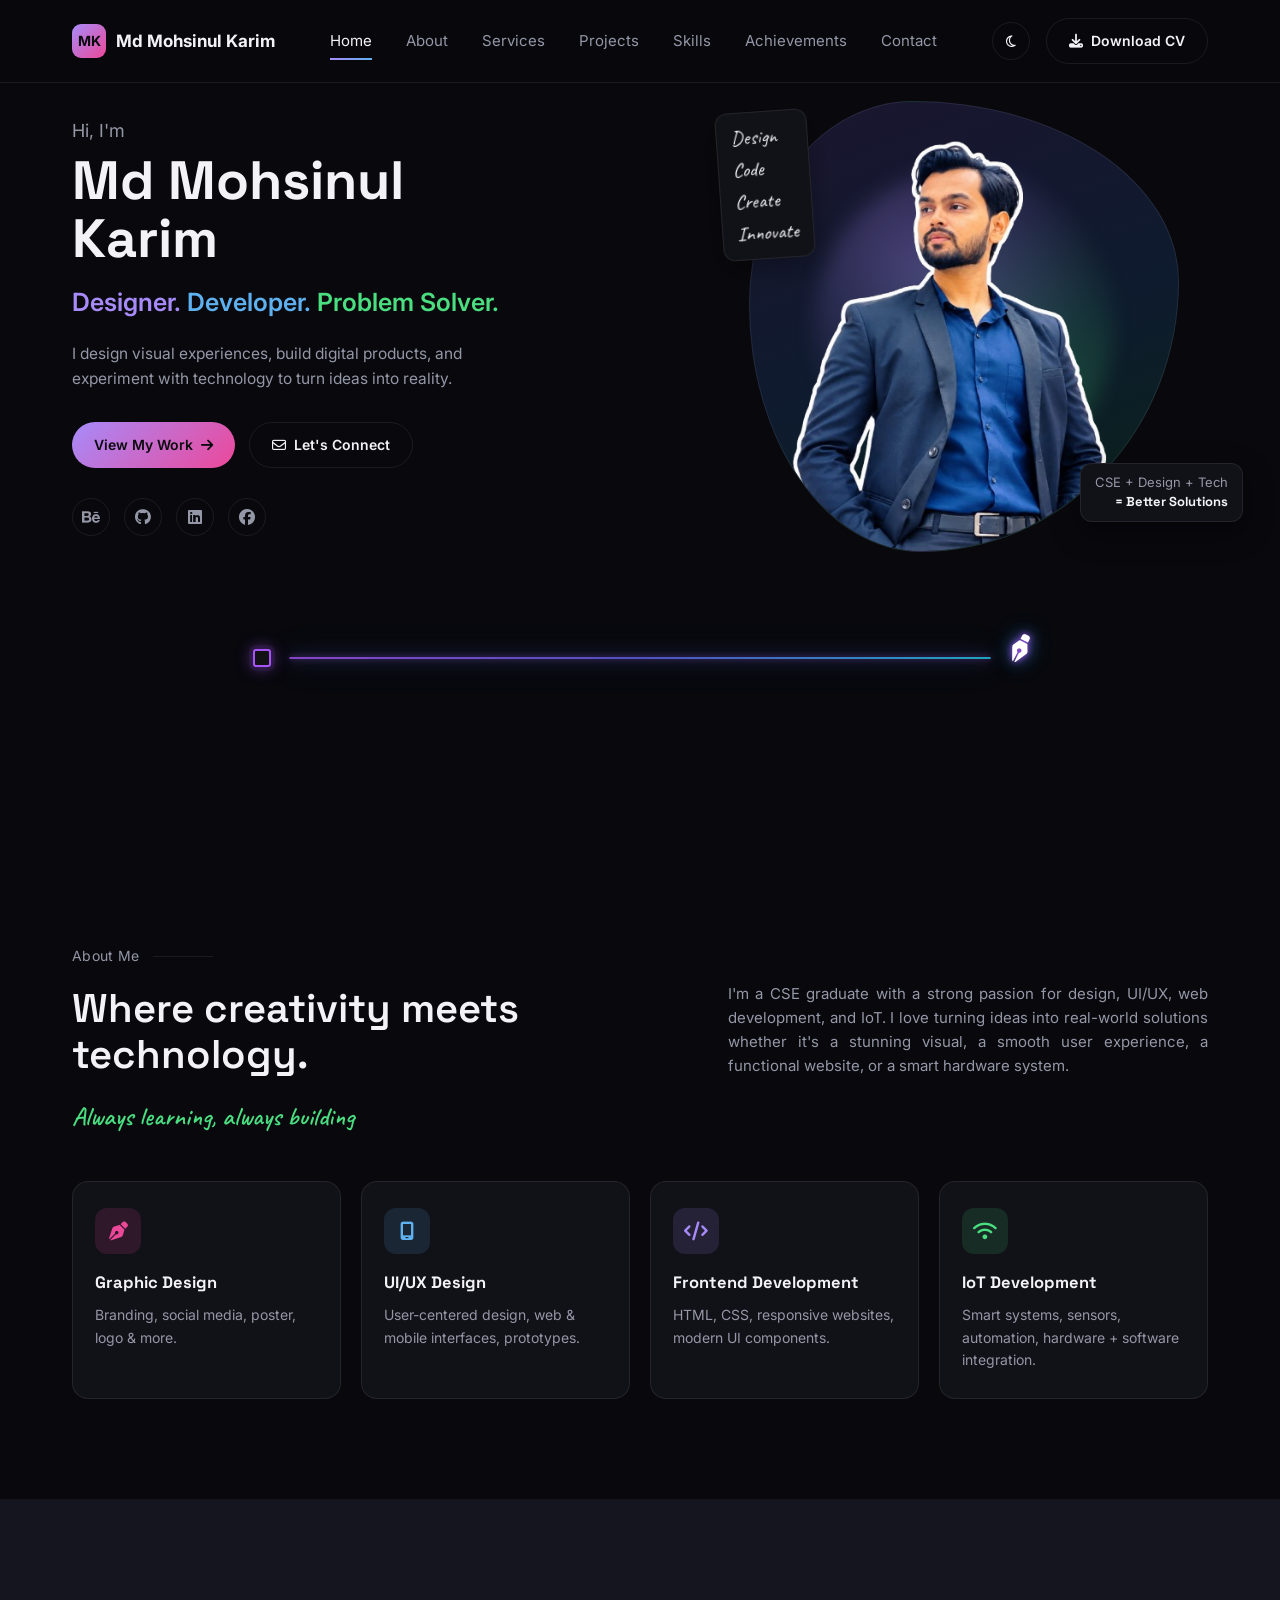
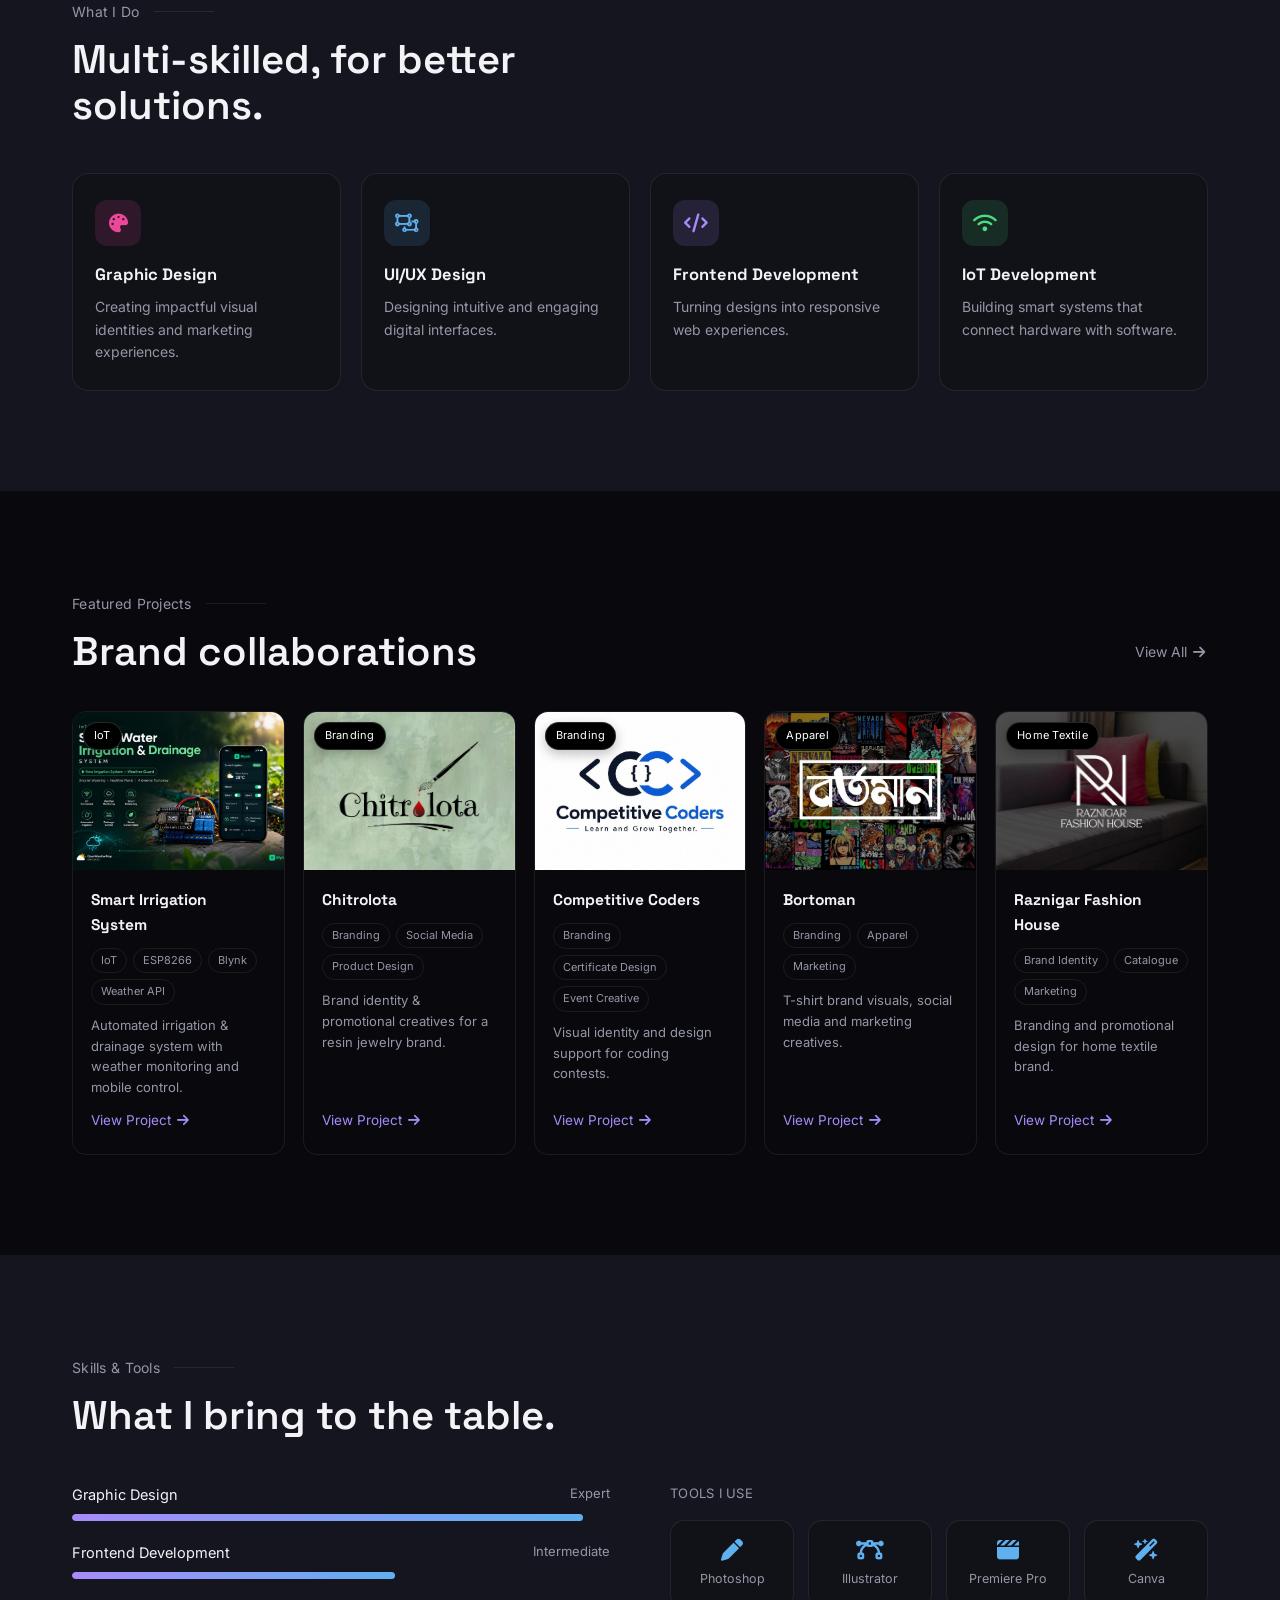
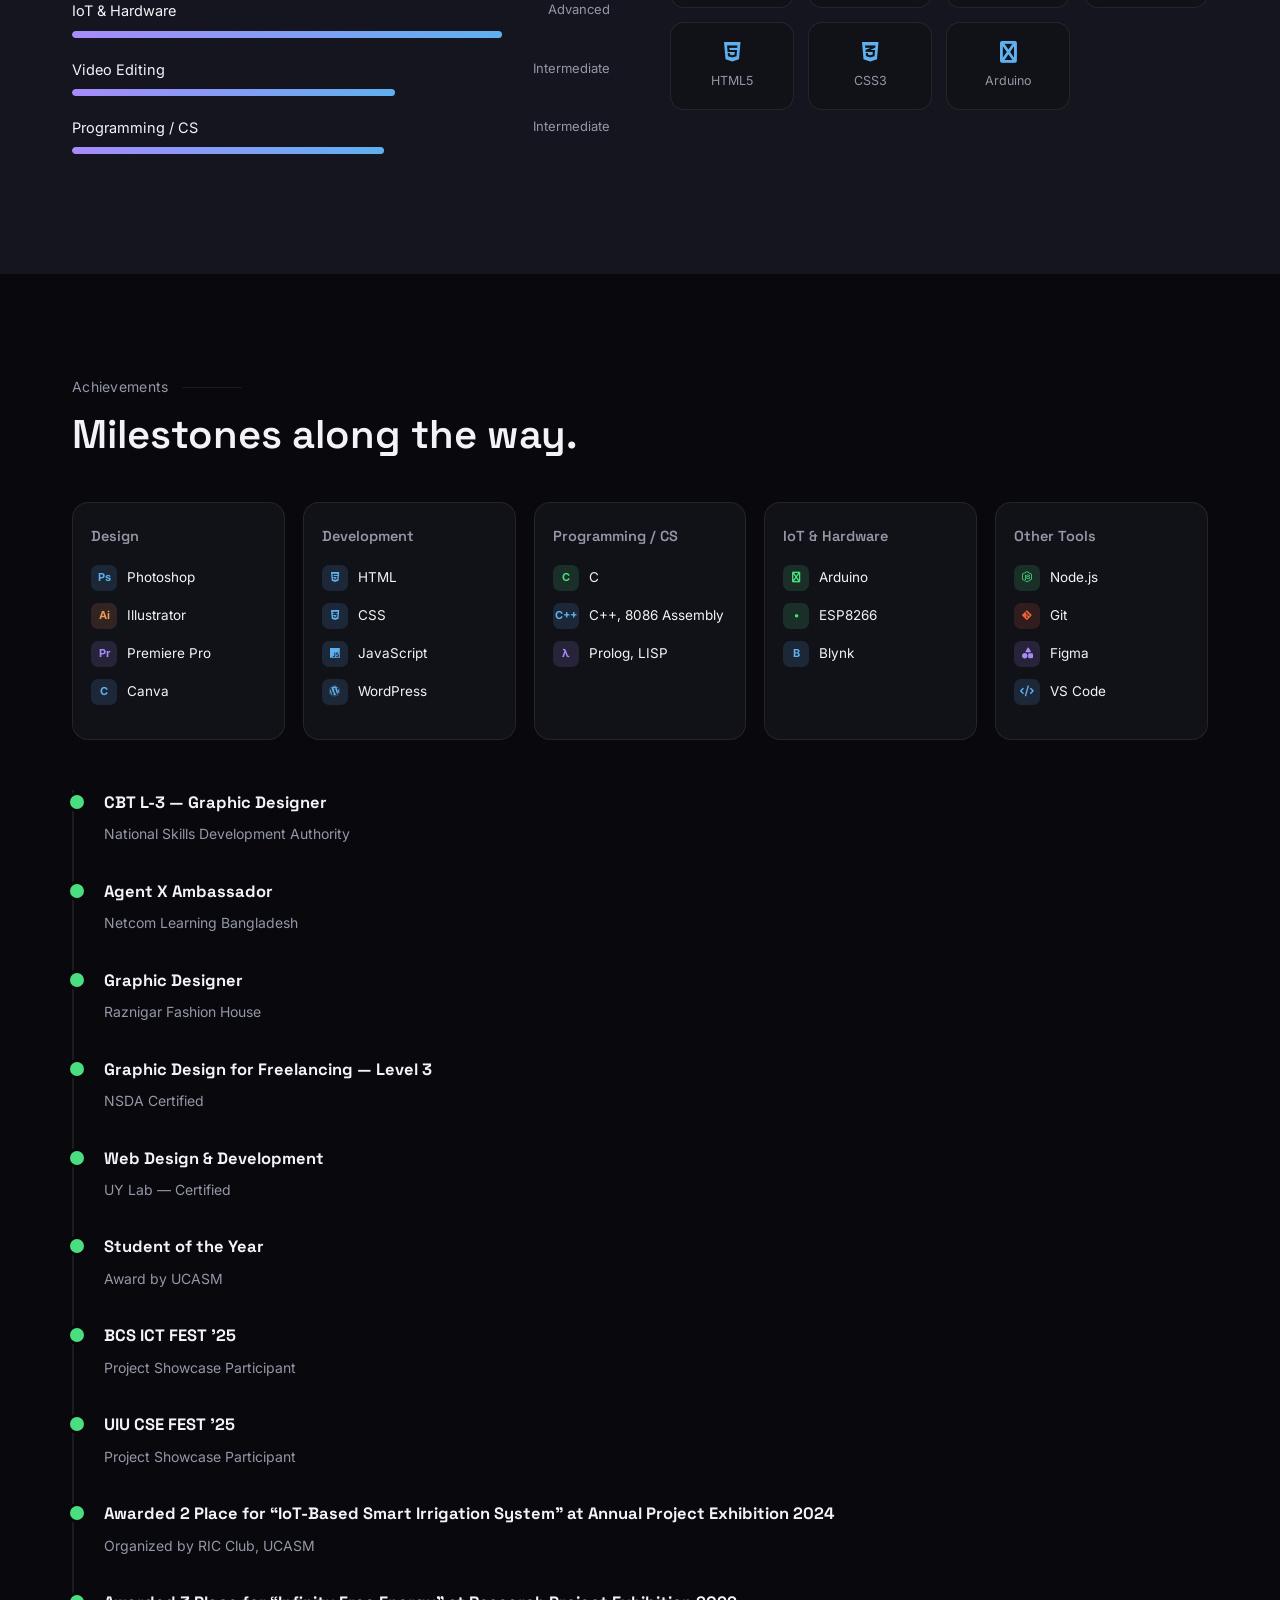
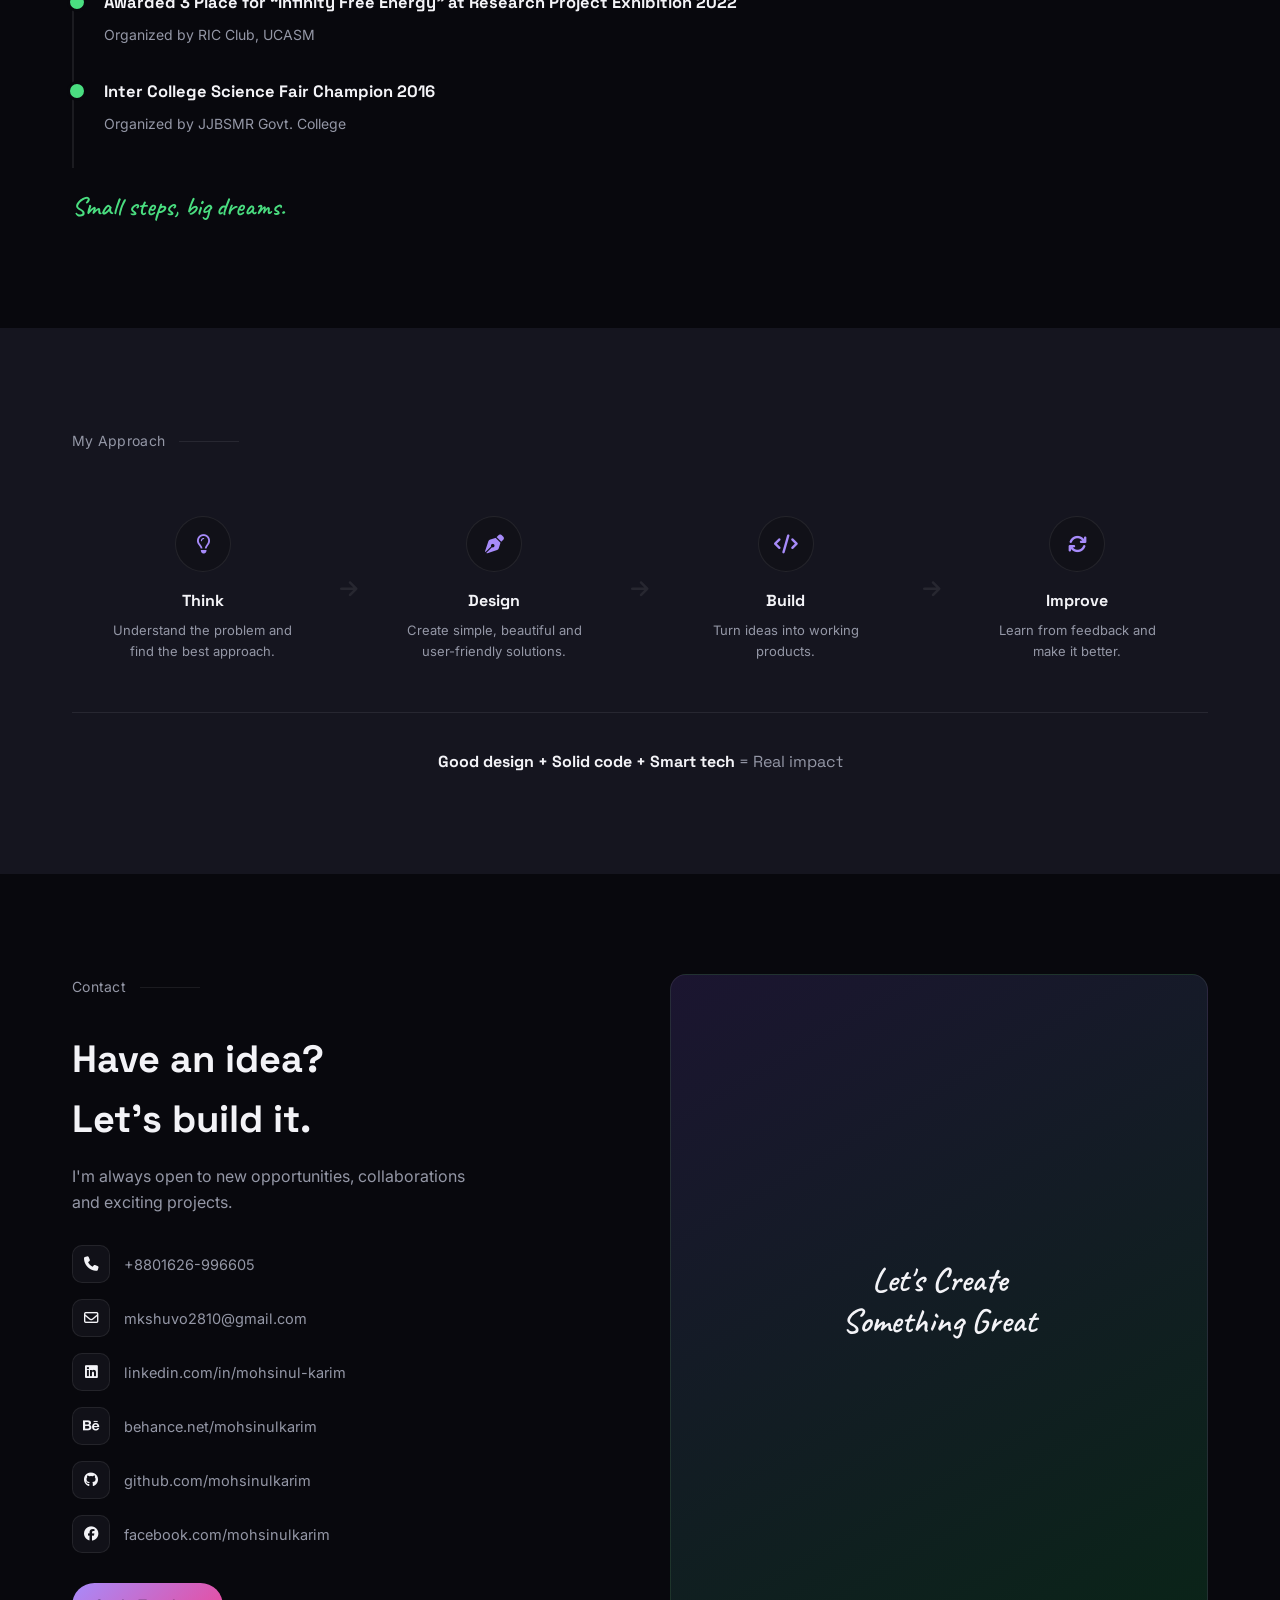
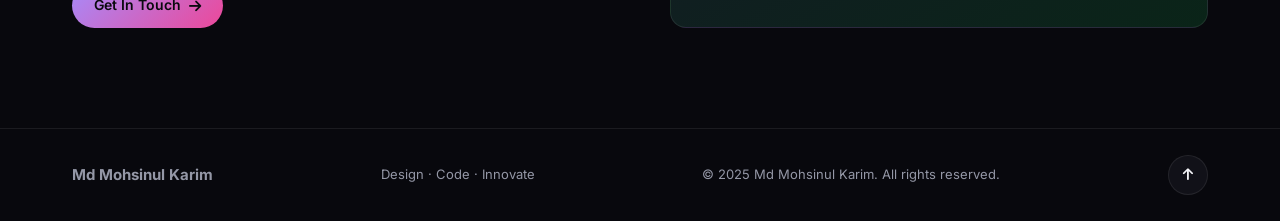
<file: index.html>
<!DOCTYPE html>
<html lang="en">
<head>
<meta charset="UTF-8">
<meta name="viewport" content="width=device-width, initial-scale=1.0">
<title>Md Mohsinul Karim — Designer. Developer. Problem Solver.</title>
<meta name="description" content="Md Mohsinul Karim is a CSE student, graphic designer, and aspiring software developer specializing in graphic design, branding, frontend development, and IoT projects.">

<meta name="author" content="Md Mohsinul Karim">

<meta name="keywords" content="Md Mohsinul Karim, graphic designer, CSE student, frontend developer, web developer, IoT, branding, portfolio">

<meta name="robots" content="index, follow">

<!-- Open Graph / Social Preview -->
<meta property="og:title" content="Md Mohsinul Karim — Designer. Developer. Problem Solver.">
<meta property="og:description" content="Explore the portfolio, creative work, web development projects, branding, and IoT projects of Md Mohsinul Karim.">
<meta property="og:type" content="website">

<!-- Twitter / X Preview -->
<meta name="twitter:card" content="summary_large_image">
<meta name="twitter:title" content="Md Mohsinul Karim — Designer. Developer. Problem Solver.">
<meta name="twitter:description" content="Graphic designer, CSE student, frontend developer, and IoT enthusiast. Explore my work and projects.">
<link rel="preconnect" href="https://fonts.googleapis.com">
<link href="https://fonts.googleapis.com/css2?family=Space+Grotesk:wght@400;500;600;700&family=Inter:wght@400;500;600&family=Caveat:wght@600;700&display=swap" rel="stylesheet">
<link rel="stylesheet" href="https://cdnjs.cloudflare.com/ajax/libs/font-awesome/6.5.1/css/all.min.css">
<link rel="stylesheet" href="style.css">
</head>
<body>

<div class="scrim" id="scrim"></div>
<div class="mobile-drawer" id="drawer">
  <button class="close-drawer" id="closeDrawer"><i class="fa-solid fa-xmark"></i></button>
  <a href="#home" class="active">Home</a>
  <a href="#about">About</a>
  <a href="#services">Services</a>
  <a href="#projects">Projects</a>
  <a href="#skills">Skills</a>
  <a href="#achievements">Achievements</a>
  <a href="#contact">Contact</a>
  <div class="drawer-socials">
    <a href="https://www.github.com/MdMohsinulKarim" target="_blank" aria-label="GitHub"><i class="fa-brands fa-github"></i></a>
    <a href="https://www.behance.net/mdmohsinulkarim" target="_blank" aria-label="Behance"><i class="fa-brands fa-behance"></i></a>
    <a href="https://www.linkedin.com/in/md-mohsinul-karim-d04m02/" target="_blank" aria-label="LinkedIn"><i class="fa-brands fa-linkedin"></i></a>
    <a href="https://www.facebook.com/mdmohsinul.karim.99" target="_blank" aria-label="Facebook"><i class="fa-brands fa-facebook"></i></a>
  </div>
</div>

<header>
  <nav>
    <a href="#home" class="logo"><span class="mark">MK</span> Md Mohsinul Karim</a>
    <ul class="nav-links">
      <li><a href="#home" class="active">Home</a></li>
      <li><a href="#about">About</a></li>
      <li><a href="#services">Services</a></li>
      <li><a href="#projects">Projects</a></li>
      <li><a href="#skills">Skills</a></li>
      <li><a href="#achievements">Achievements</a></li>
      <li><a href="#contact">Contact</a></li>
    </ul>
    <div class="nav-actions">
      <button class="icon-btn" id="themeToggle" aria-label="Toggle theme"><i class="fa-regular fa-moon"></i></button>
      <a href="CV of Md Mohsinul Karim.pdf" class="btn btn-outline" download><i class="fa-solid fa-download"></i> Download CV</a>
      <button class="hamburger" id="openDrawer" aria-label="Open menu"><i class="fa-solid fa-bars"></i></button>
    </div>
  </nav>
  <div class="scroll-progress">
    <span id="scrollProgress"></span>
  </div>
</header>

<!-- HERO -->
<section class="hero" id="home">
  <div class="wrap">
    <div>
      <p class="hi">Hi, I'm</p>
      <h1>Md Mohsinul<br>Karim</h1>
      <p class="role"><span>Designer.</span> <span>Developer.</span> <span>Problem Solver.</span></p>
      <p class="desc">I design visual experiences, build digital products, and experiment with technology to turn ideas into reality.</p>
      <div class="hero-btns">
        <a href="#projects" class="btn btn-grad">View My Work <i class="fa-solid fa-arrow-right"></i></a>
        <a href="#contact" class="btn btn-outline"><i class="fa-regular fa-envelope"></i> Let's Connect</a>
      </div>
      <div class="socials">
        <a href="https://www.behance.net/mdmohsinulkarim" aria-label="Behance"><i class="fa-brands fa-behance"></i></a>
        <a href="https://github.com/MdMohsinulKarim" aria-label="GitHub"><i class="fa-brands fa-github"></i></a>
        <a href="https://www.linkedin.com/in/md-mohsinul-karim-d04m02/" aria-label="LinkedIn"><i class="fa-brands fa-linkedin"></i></a>
        <a href="https://www.facebook.com/mdmohsinul.karim.99" aria-label="Facebook"><i class="fa-brands fa-facebook"></i></a>
      </div>
    </div>
    <div class="hero-visual">
      <div class="blob">
        <img src="assets/profile.png" alt="Md Mohsinul Karim">
      </div>
      <div class="float-tag t1">Design<br>Code<br>Create<br>Innovate</div>
      <div class="float-tag t2">CSE + Design + Tech<br><b>= Better Solutions</b></div>
    </div>
  </div>
  <!-- ELASTIC PEN TOOL LINE -->
  <div class="elastic-pen-line" id="elasticPenLine">

    <svg
      class="elastic-svg"
      viewBox="0 0 1000 180"
      xmlns="http://www.w3.org/2000/svg"
    >

      <defs>

        <linearGradient
          id="elasticGradient"
          gradientUnits="userSpaceOnUse"
          x1="80"
          y1="90"
          x2="920"
          y2="90"
        >
          <stop offset="0%" stop-color="#a855f7"/>
          <stop offset="50%" stop-color="#6366f1"/>
          <stop offset="100%" stop-color="#22d3ee"/>
        </linearGradient>

      </defs>


      <!-- INVISIBLE DRAG AREA -->
      <path
        id="elasticHitPath"
        class="elastic-hit-path"
        d="M 80 90 C 350 90, 650 90, 920 90"
      />


      <!-- VISIBLE LINE -->
      <path
        id="elasticPath"
        class="elastic-path"
        d="M 80 90 C 350 90, 650 90, 920 90"
        fill="none"
        stroke="url(#elasticGradient)"
        stroke-width="4"
        stroke-linecap="round"
        stroke-linejoin="round"
      />

    </svg>


    <!-- LEFT SQUARE -->
    <span class="elastic-anchor"></span>


    <!-- RIGHT PEN TOOL -->
    <span class="elastic-pen">
      <i class="fa-solid fa-pen-nib"></i>
    </span>

  </div>
</section>

<!-- ABOUT -->
<section id="about">
  <div class="wrap">
    <p class="eyebrow-num">About Me</p>
    <div class="about-top">
      <h2 class="section-title">Where creativity meets technology.</h2>
      <p style="text-align: justify;">I'm a CSE graduate with a strong passion for design, UI/UX, web development, and IoT. I love turning ideas into real-world solutions whether it's a stunning visual, a smooth user experience, a functional website, or a smart hardware system.</p>
    </div>
    <p class="hand hand-note">Always learning, always building</p>
    <div class="grid-4">
      <div class="card"><div class="ico c1"><i class="fa-solid fa-pen-nib"></i></div><h4>Graphic Design</h4><p>Branding, social media, poster, logo & more.</p></div>
      <div class="card"><div class="ico c2"><i class="fa-solid fa-mobile-screen"></i></div><h4>UI/UX Design</h4><p>User-centered design, web & mobile interfaces, prototypes.</p></div>
      <div class="card"><div class="ico c3"><i class="fa-solid fa-code"></i></div><h4>Frontend Development</h4><p>HTML, CSS, responsive websites, modern UI components.</p></div>
      <div class="card"><div class="ico c4"><i class="fa-solid fa-wifi"></i></div><h4>IoT Development</h4><p>Smart systems, sensors, automation, hardware + software integration.</p></div>
    </div>
  </div>
</section>

<!-- WHAT I DO -->
<section id="services" style="background:var(--panel-2);">
  <div class="wrap">
    <p class="eyebrow-num">What I Do</p>
    <h2 class="section-title">Multi-skilled, for better solutions.</h2>
    <div class="grid-4">
      <div class="card"><div class="ico c1"><i class="fa-solid fa-palette"></i></div><h4>Graphic Design</h4><p>Creating impactful visual identities and marketing experiences.</p></div>
      <div class="card"><div class="ico c2"><i class="fa-regular fa-object-ungroup"></i></div><h4>UI/UX Design</h4><p>Designing intuitive and engaging digital interfaces.</p></div>
      <div class="card"><div class="ico c3"><i class="fa-solid fa-code"></i></div><h4>Frontend Development</h4><p>Turning designs into responsive web experiences.</p></div>
      <div class="card"><div class="ico c4"><i class="fa-solid fa-wifi"></i></div><h4>IoT Development</h4><p>Building smart systems that connect hardware with software.</p></div>
    </div>
  </div>
</section>

<!-- PROJECTS -->
<section id="projects">
  <div class="wrap">
    <div class="sec-head-row">
      <div>
        <p class="eyebrow-num">Featured Projects</p>
        <h2 class="section-title">Brand collaborations</h2>
      </div>
    </div>
    <div class="filters">
      <button class="filter-btn active" data-filter="all">All</button>
      <button class="filter-btn" data-filter="design">Design</button>
      <button class="filter-btn" data-filter="development">Development</button>
      <button class="filter-btn" data-filter="iot">IoT</button>
    </div>
    <div class="projects-grid">
      <div class="proj-card" data-cat="iot">
        <div class="proj-thumb p1"><span class="badge">IoT</span><img src="assets/projects/irrigation.jpg" alt="Smart Irrigation System"></div>
        <div class="proj-body">
          <h4>Smart Irrigation System</h4>
          <div class="tag-row"><span class="tag">IoT</span><span class="tag">ESP8266</span><span class="tag">Blynk</span><span class="tag">Weather API</span></div>
          <p>Automated irrigation & drainage system with weather monitoring and mobile control.</p>
          <a href="iot-demo.html" class="proj-link">View Project <i class="fa-solid fa-arrow-right"></i></a>
        </div>
      </div>
      <div class="proj-card" data-cat="design">
        <div class="proj-thumb p2"><span class="badge">Branding</span><img src="assets/projects/chitrolota.jpg" alt="Chitrolota"></div>
        <div class="proj-body">
          <h4>Chitrolota</h4>
          <div class="tag-row"><span class="tag">Branding</span><span class="tag">Social Media</span><span class="tag">Product Design</span></div>
          <p>Brand identity & promotional creatives for a resin jewelry brand.</p>
          <a href="https://www.behance.net/gallery/242230427/Chitrolota" class="proj-link" target="_blank" rel="noopener noreferrer">View Project <i class="fa-solid fa-arrow-right"></i></a>
        </div>
      </div>
      <div class="proj-card" data-cat="design">
        <div class="proj-thumb p3"><span class="badge">Branding</span><img src="assets/projects/competitive-coders.jpg" alt="Competitive Coders"></div>
        <div class="proj-body">
          <h4>Competitive Coders</h4>
          <div class="tag-row"><span class="tag">Branding</span><span class="tag">Certificate Design</span><span class="tag">Event Creative</span></div>
          <p>Visual identity and design support for coding contests.</p>
          <a href="#" class="proj-link" target="_blank" rel="noopener noreferrer">View Project <i class="fa-solid fa-arrow-right"></i></a>
        </div>
      </div>
      <div class="proj-card" data-cat="design">
        <div class="proj-thumb p4"><span class="badge">Apparel</span><img src="assets/projects/bortoman.jpg" alt="Bortoman"></div>
        <div class="proj-body">
          <h4>Bortoman</h4>
          <div class="tag-row"><span class="tag">Branding</span><span class="tag">Apparel</span><span class="tag">Marketing</span></div>
          <p>T-shirt brand visuals, social media and marketing creatives.</p>
          <a href="https://www.behance.net/gallery/241055859/Bortoman" class="proj-link" target="_blank" rel="noopener noreferrer">View Project <i class="fa-solid fa-arrow-right"></i></a>
        </div>
      </div>
      <div class="proj-card" data-cat="design">
        <div class="proj-thumb p5"><span class="badge">Home Textile</span><img src="assets/projects/raznigar.jpg" alt="Raznigar Fashion House"></div>
        <div class="proj-body">
          <h4>Raznigar Fashion House</h4>
          <div class="tag-row"><span class="tag">Brand Identity</span><span class="tag">Catalogue</span><span class="tag">Marketing</span></div>
          <p>Branding and promotional design for home textile brand.</p>
          <a href="https://www.behance.net/gallery/241000633/Raznigar-Fashion-House" class="proj-link" target="_blank" rel="noopener noreferrer">View Project <i class="fa-solid fa-arrow-right"></i></a>
        </div>
      </div>
    </div>
    <a href="project.html" class="view-all">View All <i class="fa-solid fa-arrow-right"></i></a>
  </div>
</section>

<!-- SKILLS -->
<section id="skills" style="background:var(--panel-2);">
  <div class="wrap">
    <p class="eyebrow-num">Skills & Tools</p>
    <h2 class="section-title">What I bring to the table.</h2>
    <div class="skills-wrap">
      <div>
        <div class="skill-row"><div class="top"><span>Graphic Design</span><span class="lvl">Expert</span></div><div class="bar"><span style="width:95%"></span></div></div>
        <div class="skill-row"><div class="top"><span>Frontend Development</span><span class="lvl">Intermediate</span></div><div class="bar"><span style="width:60%"></span></div></div>
        <div class="skill-row"><div class="top"><span>IoT & Hardware</span><span class="lvl">Advanced</span></div><div class="bar"><span style="width:80%"></span></div></div>
        <div class="skill-row"><div class="top"><span>Video Editing</span><span class="lvl">Intermediate</span></div><div class="bar"><span style="width:60%"></span></div></div>
        <div class="skill-row"><div class="top"><span>Programming / CS</span><span class="lvl">Intermediate</span></div><div class="bar"><span style="width:58%"></span></div></div>
      </div>
      <div>
        <p class="tools-label">TOOLS I USE</p>
        <div class="tools-grid">
          <div class="tool"><i class="fa-solid fa-pen"></i><span>Photoshop</span></div>
          <div class="tool"><i class="fa-solid fa-bezier-curve"></i><span>Illustrator</span></div>
          <div class="tool"><i class="fa-solid fa-clapperboard"></i><span>Premiere Pro</span></div>
          <div class="tool"><i class="fa-solid fa-wand-magic-sparkles"></i><span>Canva</span></div>
          <div class="tool"><i class="fa-brands fa-html5"></i><span>HTML5</span></div>
          <div class="tool"><i class="fa-brands fa-css3-alt"></i><span>CSS3</span></div>
          <div class="tool"><i class="fa-brands fa-microchip"></i><span>Arduino</span></div>
        </div>
      </div>
    </div>
  </div>
</section>

<!-- ACHIEVEMENTS -->
<section id="achievements">
  <div class="wrap">
    <p class="eyebrow-num">Achievements</p>
    <h2 class="section-title">Milestones along the way.</h2>
    <div class="ach-grid">
      <div class="ach-card">
        <h4>Design</h4>
        <div class="ach-item"><span class="sq" style="background:rgba(94,176,239,.15);color:#5eb0ef;">Ps</span> Photoshop</div>
        <div class="ach-item"><span class="sq" style="background:rgba(237,150,88,.15);color:#ed9658;">Ai</span> Illustrator</div>
        <div class="ach-item"><span class="sq" style="background:rgba(167,139,250,.15);color:#a78bfa;">Pr</span> Premiere Pro</div>
        <div class="ach-item"><span class="sq" style="background:rgba(94,176,239,.15);color:#5eb0ef;">C</span> Canva</div>
      </div>
      <div class="ach-card">
        <h4>Development</h4>
        <div class="ach-item"><span class="sq" style="background:rgba(94,176,239,.15);color:#5eb0ef;"><i class="fa-brands fa-html5"></i></span> HTML</div>
        <div class="ach-item"><span class="sq" style="background:rgba(94,176,239,.15);color:#5eb0ef;"><i class="fa-brands fa-css3-alt"></i></span> CSS</div>
        <div class="ach-item"><span class="sq" style="background:rgba(94,176,239,.15);color:#5eb0ef;"><i class="fa-brands fa-js"></i></span> JavaScript</div>
        <div class="ach-item"><span class="sq" style="background:rgba(94,176,239,.15);color:#5eb0ef;"><i class="fa-brands fa-wordpress"></i></span> WordPress</div>
      </div>
      <div class="ach-card">
        <h4>Programming / CS</h4>
        <div class="ach-item"><span class="sq" style="background:rgba(74,222,128,.15);color:#4ade80;">C</span> C</div>
        <div class="ach-item"><span class="sq" style="background:rgba(94,176,239,.15);color:#5eb0ef;">C++</span> C++, 8086 Assembly</div>
        <div class="ach-item"><span class="sq" style="background:rgba(167,139,250,.15);color:#a78bfa;">λ</span> Prolog, LISP</div>
      </div>
      <div class="ach-card">
        <h4>IoT & Hardware</h4>
        <div class="ach-item"><span class="sq" style="background:rgba(74,222,128,.15);color:#4ade80;"><i class="fa-brands fa-microchip"></i></span> Arduino</div>
        <div class="ach-item"><span class="sq" style="background:rgba(74,222,128,.15);color:#4ade80;">•</span> ESP8266</div>
        <div class="ach-item"><span class="sq" style="background:rgba(94,176,239,.15);color:#5eb0ef;">B</span> Blynk</div>
      </div>
      <div class="ach-card">
        <h4>Other Tools</h4>
        <div class="ach-item"><span class="sq" style="background:rgba(74,222,128,.15);color:#4ade80;"><i class="fa-brands fa-node-js"></i></span> Node.js</div>
        <div class="ach-item"><span class="sq" style="background:rgba(237,99,58,.15);color:#ed633a;"><i class="fa-brands fa-git-alt"></i></span> Git</div>
        <div class="ach-item"><span class="sq" style="background:rgba(167,139,250,.15);color:#a78bfa;"><i class="fa-solid fa-shapes"></i></span> Figma</div>
        <div class="ach-item"><span class="sq" style="background:rgba(94,176,239,.15);color:#5eb0ef;"><i class="fa-solid fa-code"></i></span> VS Code</div>
      </div>
    </div>

    <div class="timeline">
      <!-- <div class="timeline-item"><h4>CBT&A Level 4</h4><span>NSDA Certified</span></div> -->
      <div class="timeline-item"><h4>CBT L-3 — Graphic Designer</h4><span>National Skills Development Authority</span></div>
      <div class="timeline-item"><h4>Agent X Ambassador</h4><span>Netcom Learning Bangladesh</span></div>
      <div class="timeline-item"><h4>Graphic Designer</h4><span>Raznigar Fashion House</span></div>
      <div class="timeline-item"><h4>Graphic Design for Freelancing — Level 3</h4><span>NSDA Certified</span></div>
      <div class="timeline-item"><h4>Web Design & Development</h4><span>UY Lab — Certified</span></div>
      <div class="timeline-item"><h4>Student of the Year</h4><span>Award by UCASM</span></div>
      <div class="timeline-item"><h4>BCS ICT FEST '25</h4><span>Project Showcase Participant</span></div>
      <div class="timeline-item"><h4>UIU CSE FEST '25</h4><span>Project Showcase Participant</span></div>
      <div class="timeline-item"><h4>Awarded 2 Place for “IoT-Based Smart Irrigation System” at Annual Project
Exhibition 2024</h4><span>Organized by RIC Club, UCASM</span></div>
      <div class="timeline-item"><h4>Awarded 3 Place for “Infinity Free Energy” at Research Project
Exhibition 2022</h4><span>Organized by RIC Club, UCASM</span></div>
      <div class="timeline-item"><h4>Inter College Science Fair Champion 2016</h4><span>Organized by JJBSMR Govt. College</span></div>
    </div>
    <p class="hand hand-note">Small steps, big dreams.</p>
  </div>
</section>

<!-- APPROACH -->
<section style="background:var(--panel-2);">
  <div class="wrap">
    <p class="eyebrow-num">My Approach</p>
    <div class="approach-row">
      <div class="ap-step"><div class="circle"><i class="fa-regular fa-lightbulb"></i></div><h4>Think</h4><p>Understand the problem and find the best approach.</p></div>
      <i class="fa-solid fa-arrow-right ap-arrow"></i>
      <div class="ap-step"><div class="circle"><i class="fa-solid fa-pen-nib"></i></div><h4>Design</h4><p>Create simple, beautiful and user-friendly solutions.</p></div>
      <i class="fa-solid fa-arrow-right ap-arrow"></i>
      <div class="ap-step"><div class="circle"><i class="fa-solid fa-code"></i></div><h4>Build</h4><p>Turn ideas into working products.</p></div>
      <i class="fa-solid fa-arrow-right ap-arrow"></i>
      <div class="ap-step"><div class="circle"><i class="fa-solid fa-arrows-rotate"></i></div><h4>Improve</h4><p>Learn from feedback and make it better.</p></div>
    </div>
    <p class="approach-foot"><b>Good design + Solid code + Smart tech</b> = Real impact</p>
  </div>
</section>

<!-- CONTACT -->
<section id="contact">
  <div class="wrap contact-wrap">
    <div>
      <p class="eyebrow-num">Contact</p>
      <h2>Have an idea?<br>Let's build it.</h2>
      <p>I'm always open to new opportunities, collaborations and exciting projects.</p>
      <div class="contact-list">
        <a href="tel:+8801626996605"><i class="fa-solid fa-phone"></i> +8801626-996605</a>
        <a href="mailto:mkshuvo2810@gmail.com"><i class="fa-regular fa-envelope"></i> mkshuvo2810@gmail.com</a>
        <a href="https://www.linkedin.com/in/md-mohsinul-karim-d04m02/" target="_blank"><i class="fa-brands fa-linkedin"></i> linkedin.com/in/mohsinul-karim</a>
        <a href="https://www.behance.net/mdmohsinulkarim" target="_blank"><i class="fa-brands fa-behance"></i> behance.net/mohsinulkarim</a>
        <a href="https://github.com/MdMohsinulKarim" target="_blank"><i class="fa-brands fa-github"></i> github.com/mohsinulkarim</a>
        <a href="https://www.facebook.com/mdmohsinul.karim.99" target="_blank"><i class="fa-brands fa-facebook"></i> facebook.com/mohsinulkarim</a>
      </div>
      <a href="mailto:mohsinulkarim.dev@gmail.com" class="btn btn-grad">Get In Touch <i class="fa-solid fa-arrow-right"></i></a>
    </div>
    <div class="contact-visual">
      <span class="hand">Let's Create<br>Something Great</span>
    </div>
  </div>
</section>

<footer>
  <div class="wrap">
    <a href="#home" class="logo">Md Mohsinul Karim</a>
    <span>Design · Code · Innovate</span>
    <span>© 2025 Md Mohsinul Karim. All rights reserved.</span>
    <button class="back-top" id="backTop" aria-label="Back to top"><i class="fa-solid fa-arrow-up"></i></button>
  </div>
</footer>

<script src="script.js"></script>
</body>
</html>
</file>
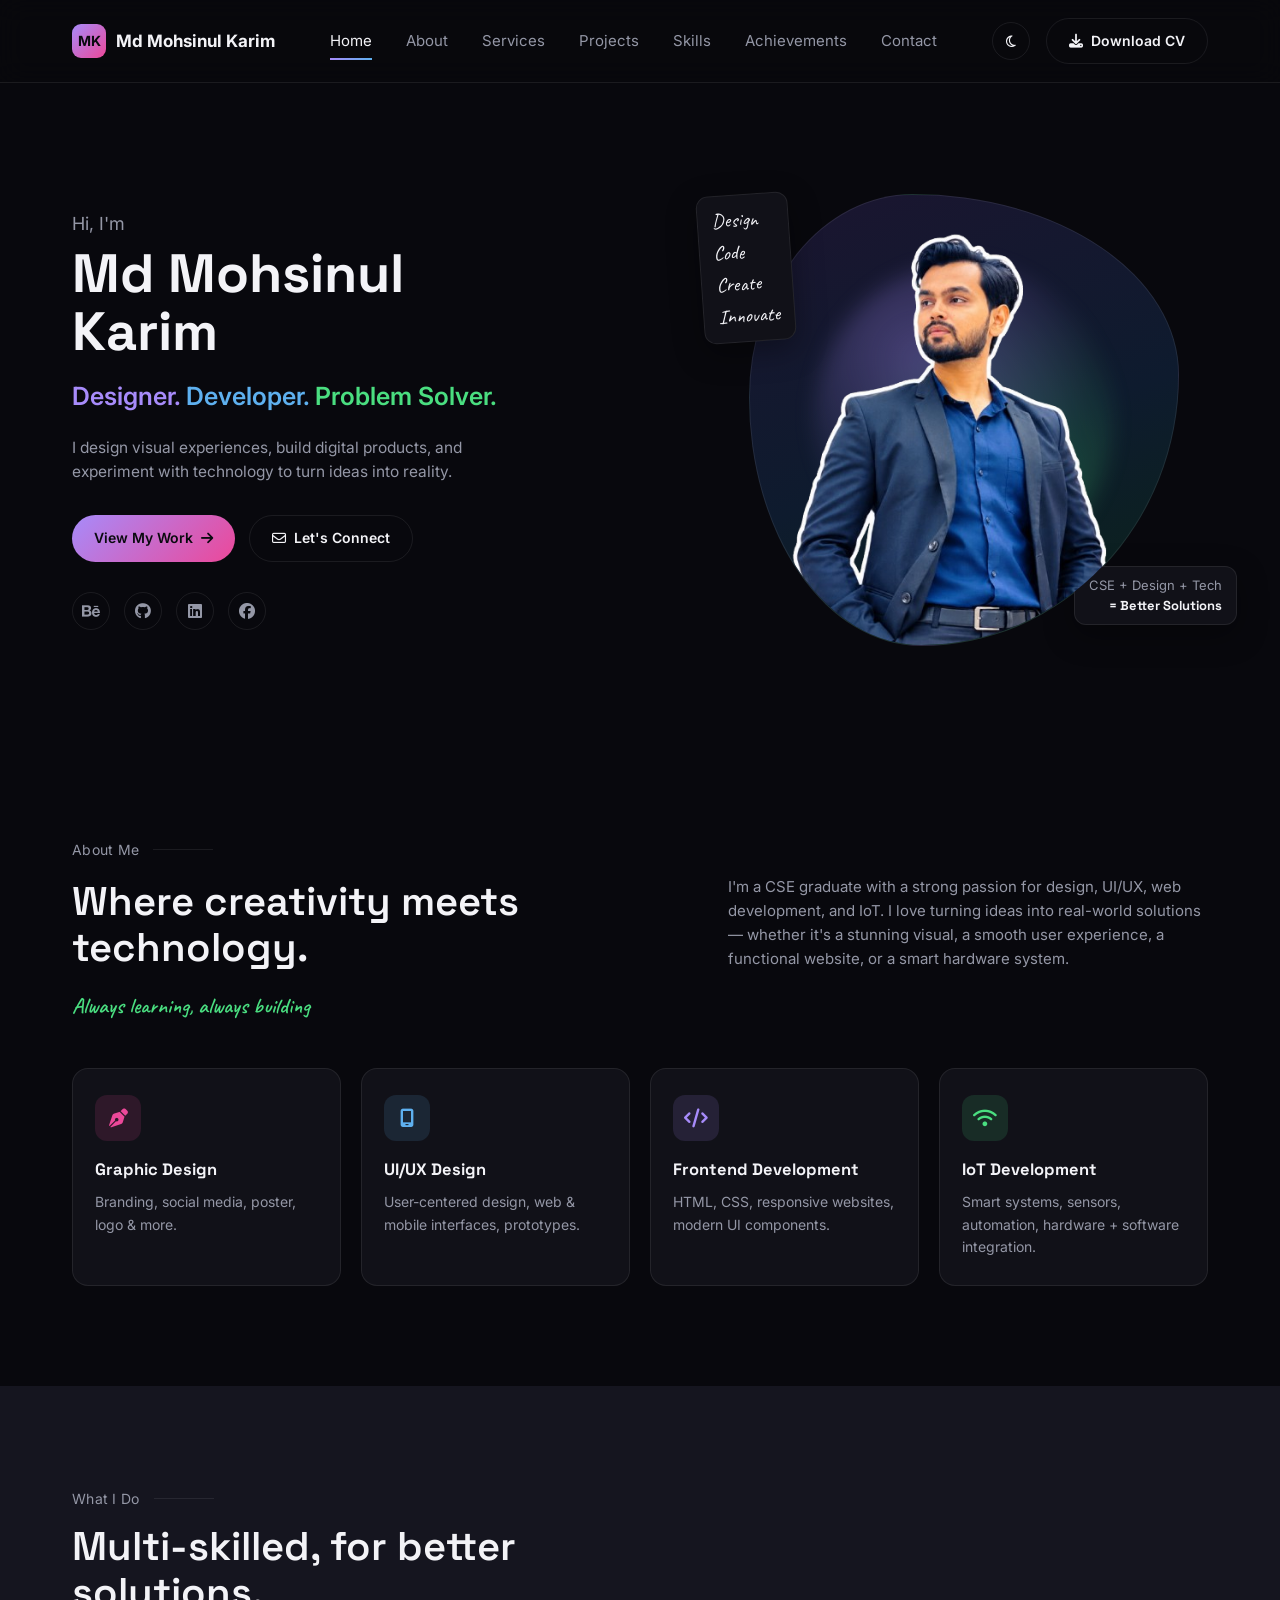
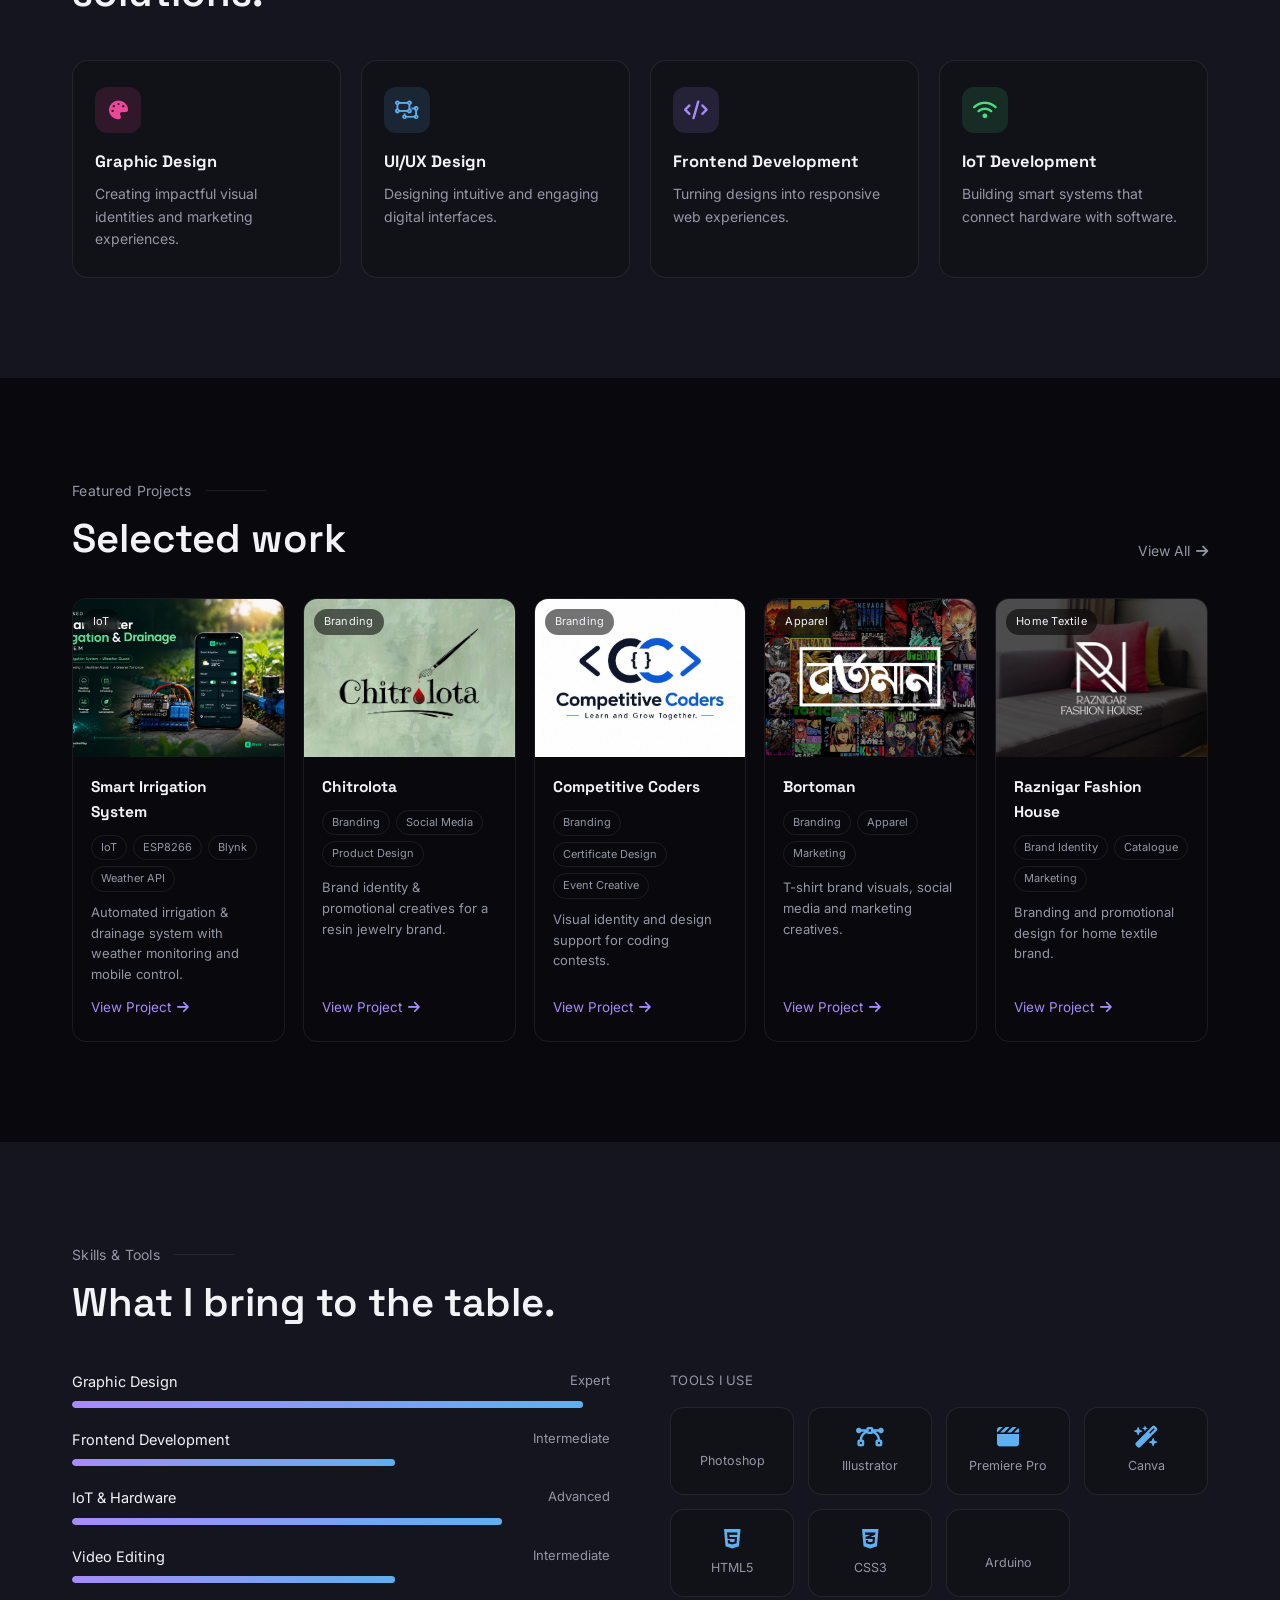
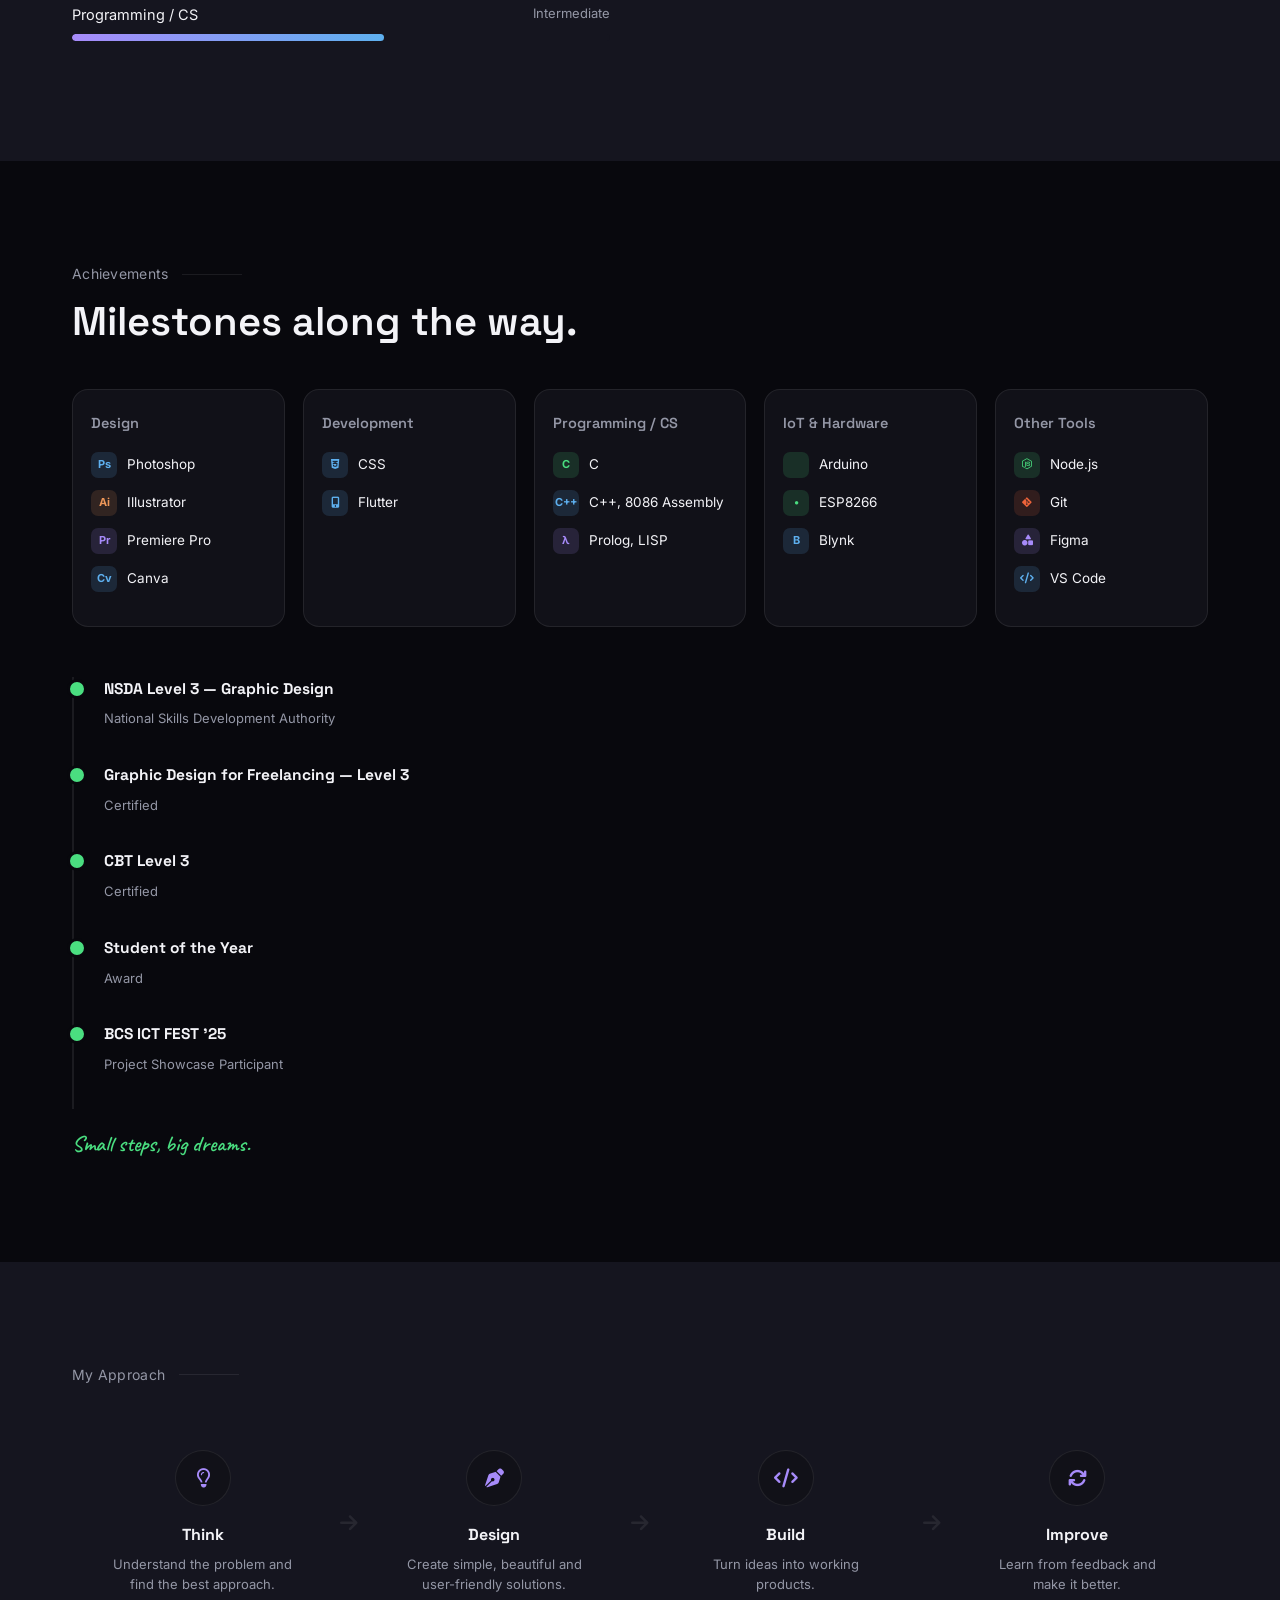
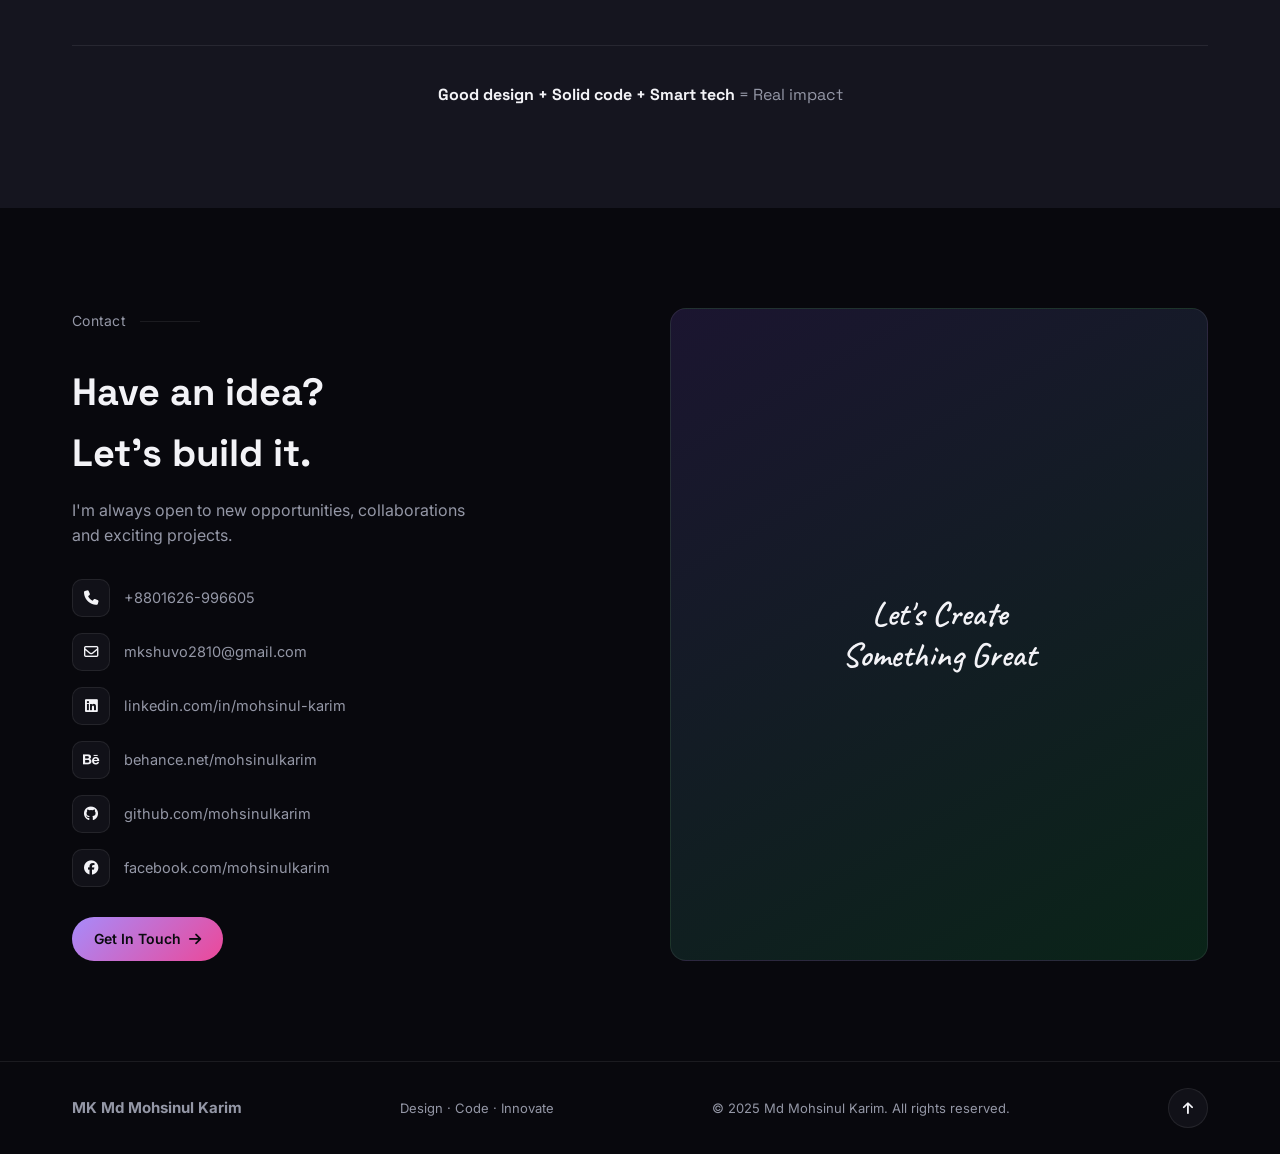
<file: Portfolio/index.html>
<!DOCTYPE html>
<html lang="en">
<head>
<meta charset="UTF-8">
<meta name="viewport" content="width=device-width, initial-scale=1.0">
<title>Md Mohsinul Karim — Designer. Developer. Problem Solver.</title>
<link rel="preconnect" href="https://fonts.googleapis.com">
<link href="https://fonts.googleapis.com/css2?family=Space+Grotesk:wght@400;500;600;700&family=Inter:wght@400;500;600&family=Caveat:wght@600;700&display=swap" rel="stylesheet">
<link rel="stylesheet" href="https://cdnjs.cloudflare.com/ajax/libs/font-awesome/6.5.1/css/all.min.css">
<link rel="stylesheet" href="style.css">
</head>
<body>

<div class="scrim" id="scrim"></div>
<div class="mobile-drawer" id="drawer">
  <button class="close-drawer" id="closeDrawer"><i class="fa-solid fa-xmark"></i></button>
  <a href="#home" class="active">Home</a>
  <a href="#about">About</a>
  <a href="#services">Services</a>
  <a href="#projects">Projects</a>
  <a href="#skills">Skills</a>
  <a href="#achievements">Achievements</a>
  <a href="#contact">Contact</a>
  <div class="drawer-socials">
    <a href="https://www.github.com/MdMohsinulKarim" target="_blank" aria-label="GitHub"><i class="fa-brands fa-github"></i></a>
    <a href="https://www.behance.net/mdmohsinulkarim" target="_blank" aria-label="Behance"><i class="fa-brands fa-behance"></i></a>
    <a href="https://www.linkedin.com/in/md-mohsinul-karim-d04m02/" target="_blank" aria-label="LinkedIn"><i class="fa-brands fa-linkedin"></i></a>
    <a href="https://www.facebook.com/mdmohsinul.karim.99" target="_blank" aria-label="Facebook"><i class="fa-brands fa-facebook"></i></a>
  </div>
</div>

<header>
  <nav>
    <a href="#home" class="logo"><span class="mark">MK</span> Md Mohsinul Karim</a>
    <ul class="nav-links">
      <li><a href="#home" class="active">Home</a></li>
      <li><a href="#about">About</a></li>
      <li><a href="#services">Services</a></li>
      <li><a href="#projects">Projects</a></li>
      <li><a href="#skills">Skills</a></li>
      <li><a href="#achievements">Achievements</a></li>
      <li><a href="#contact">Contact</a></li>
    </ul>
    <div class="nav-actions">
      <button class="icon-btn" id="themeToggle" aria-label="Toggle theme"><i class="fa-regular fa-moon"></i></button>
      <a href="CV.pdf" class="btn btn-outline" download><i class="fa-solid fa-download"></i> Download CV</a>
      <button class="hamburger" id="openDrawer" aria-label="Open menu"><i class="fa-solid fa-bars"></i></button>
    </div>
  </nav>
</header>

<!-- HERO -->
<section class="hero" id="home">
  <div class="wrap">
    <div>
      <p class="hi">Hi, I'm</p>
      <h1>Md Mohsinul<br>Karim</h1>
      <p class="role"><span>Designer.</span> <span>Developer.</span> <span>Problem Solver.</span></p>
      <p class="desc">I design visual experiences, build digital products, and experiment with technology to turn ideas into reality.</p>
      <div class="hero-btns">
        <a href="#projects" class="btn btn-grad">View My Work <i class="fa-solid fa-arrow-right"></i></a>
        <a href="#contact" class="btn btn-outline"><i class="fa-regular fa-envelope"></i> Let's Connect</a>
      </div>
      <div class="socials">
        <a href="https://www.behance.net/mdmohsinulkarim" aria-label="Behance"><i class="fa-brands fa-behance"></i></a>
        <a href="https://github.com/MdMohsinulKarim" aria-label="GitHub"><i class="fa-brands fa-github"></i></a>
        <a href="https://www.linkedin.com/in/md-mohsinul-karim-d04m02/" aria-label="LinkedIn"><i class="fa-brands fa-linkedin"></i></a>
        <a href="https://www.facebook.com/mdmohsinul.karim.99" aria-label="Facebook"><i class="fa-brands fa-facebook"></i></a>
      </div>
    </div>
    <div class="hero-visual">
      <div class="blob">
        <img src="assets/profile.png" alt="Md Mohsinul Karim">
      </div>
      <div class="float-tag t1">Design<br>Code<br>Create<br>Innovate</div>
      <div class="float-tag t2">CSE + Design + Tech<br><b>= Better Solutions</b></div>
    </div>
  </div>
</section>

<!-- ABOUT -->
<section id="about">
  <div class="wrap">
    <p class="eyebrow-num">About Me</p>
    <div class="about-top">
      <h2 class="section-title">Where creativity meets technology.</h2>
      <p>I'm a CSE graduate with a strong passion for design, UI/UX, web development, and IoT. I love turning ideas into real-world solutions — whether it's a stunning visual, a smooth user experience, a functional website, or a smart hardware system.</p>
    </div>
    <p class="hand hand-note">Always learning, always building</p>
    <div class="grid-4">
      <div class="card"><div class="ico c1"><i class="fa-solid fa-pen-nib"></i></div><h4>Graphic Design</h4><p>Branding, social media, poster, logo & more.</p></div>
      <div class="card"><div class="ico c2"><i class="fa-solid fa-mobile-screen"></i></div><h4>UI/UX Design</h4><p>User-centered design, web & mobile interfaces, prototypes.</p></div>
      <div class="card"><div class="ico c3"><i class="fa-solid fa-code"></i></div><h4>Frontend Development</h4><p>HTML, CSS, responsive websites, modern UI components.</p></div>
      <div class="card"><div class="ico c4"><i class="fa-solid fa-wifi"></i></div><h4>IoT Development</h4><p>Smart systems, sensors, automation, hardware + software integration.</p></div>
    </div>
  </div>
</section>

<!-- WHAT I DO -->
<section id="services" style="background:var(--panel-2);">
  <div class="wrap">
    <p class="eyebrow-num">What I Do</p>
    <h2 class="section-title">Multi-skilled, for better solutions.</h2>
    <div class="grid-4">
      <div class="card"><div class="ico c1"><i class="fa-solid fa-palette"></i></div><h4>Graphic Design</h4><p>Creating impactful visual identities and marketing experiences.</p></div>
      <div class="card"><div class="ico c2"><i class="fa-regular fa-object-ungroup"></i></div><h4>UI/UX Design</h4><p>Designing intuitive and engaging digital interfaces.</p></div>
      <div class="card"><div class="ico c3"><i class="fa-solid fa-code"></i></div><h4>Frontend Development</h4><p>Turning designs into responsive web experiences.</p></div>
      <div class="card"><div class="ico c4"><i class="fa-solid fa-wifi"></i></div><h4>IoT Development</h4><p>Building smart systems that connect hardware with software.</p></div>
    </div>
  </div>
</section>

<!-- PROJECTS -->
<section id="projects">
  <div class="wrap">
    <div class="sec-head-row">
      <div>
        <p class="eyebrow-num">Featured Projects</p>
        <h2 class="section-title">Selected work</h2>
      </div>
      <a href="project.html" class="view-all">View All <i class="fa-solid fa-arrow-right"></i></a>
    </div>
    <div class="filters">
      <button class="filter-btn active" data-filter="all">All</button>
      <button class="filter-btn" data-filter="design">Design</button>
      <button class="filter-btn" data-filter="development">Development</button>
      <button class="filter-btn" data-filter="iot">IoT</button>
    </div>
    <div class="projects-grid">
      <div class="proj-card" data-cat="iot">
        <div class="proj-thumb p1"><span class="badge">IoT</span><img src="assets/projects/irrigation.jpg" alt="Smart Irrigation System"></div>
        <div class="proj-body">
          <h4>Smart Irrigation System</h4>
          <div class="tag-row"><span class="tag">IoT</span><span class="tag">ESP8266</span><span class="tag">Blynk</span><span class="tag">Weather API</span></div>
          <p>Automated irrigation & drainage system with weather monitoring and mobile control.</p>
          <a href="#" class="proj-link" target="_blank" rel="noopener noreferrer">View Project <i class="fa-solid fa-arrow-right"></i></a>
        </div>
      </div>
      <div class="proj-card" data-cat="design">
        <div class="proj-thumb p2"><span class="badge">Branding</span><img src="assets/projects/chitrolota.jpg" alt="Chitrolota"></div>
        <div class="proj-body">
          <h4>Chitrolota</h4>
          <div class="tag-row"><span class="tag">Branding</span><span class="tag">Social Media</span><span class="tag">Product Design</span></div>
          <p>Brand identity & promotional creatives for a resin jewelry brand.</p>
          <a href="https://www.behance.net/gallery/242230427/Chitrolota" class="proj-link" target="_blank" rel="noopener noreferrer">View Project <i class="fa-solid fa-arrow-right"></i></a>
        </div>
      </div>
      <div class="proj-card" data-cat="design">
        <div class="proj-thumb p3"><span class="badge">Branding</span><img src="assets/projects/competitive-coders.jpg" alt="Competitive Coders"></div>
        <div class="proj-body">
          <h4>Competitive Coders</h4>
          <div class="tag-row"><span class="tag">Branding</span><span class="tag">Certificate Design</span><span class="tag">Event Creative</span></div>
          <p>Visual identity and design support for coding contests.</p>
          <a href="#" class="proj-link" target="_blank" rel="noopener noreferrer">View Project <i class="fa-solid fa-arrow-right"></i></a>
        </div>
      </div>
      <div class="proj-card" data-cat="design">
        <div class="proj-thumb p4"><span class="badge">Apparel</span><img src="assets/projects/bortoman.jpg" alt="Bortoman"></div>
        <div class="proj-body">
          <h4>Bortoman</h4>
          <div class="tag-row"><span class="tag">Branding</span><span class="tag">Apparel</span><span class="tag">Marketing</span></div>
          <p>T-shirt brand visuals, social media and marketing creatives.</p>
          <a href="https://www.behance.net/gallery/241055859/Bortoman" class="proj-link" target="_blank" rel="noopener noreferrer">View Project <i class="fa-solid fa-arrow-right"></i></a>
        </div>
      </div>
      <div class="proj-card" data-cat="design">
        <div class="proj-thumb p5"><span class="badge">Home Textile</span><img src="assets/projects/raznigar.jpg" alt="Raznigar Fashion House"></div>
        <div class="proj-body">
          <h4>Raznigar Fashion House</h4>
          <div class="tag-row"><span class="tag">Brand Identity</span><span class="tag">Catalogue</span><span class="tag">Marketing</span></div>
          <p>Branding and promotional design for home textile brand.</p>
          <a href="https://www.behance.net/gallery/241000633/Raznigar-Fashion-House" class="proj-link" target="_blank" rel="noopener noreferrer">View Project <i class="fa-solid fa-arrow-right"></i></a>
        </div>
      </div>
    </div>
  </div>
</section>

<!-- SKILLS -->
<section id="skills" style="background:var(--panel-2);">
  <div class="wrap">
    <p class="eyebrow-num">Skills & Tools</p>
    <h2 class="section-title">What I bring to the table.</h2>
    <div class="skills-wrap">
      <div>
        <div class="skill-row"><div class="top"><span>Graphic Design</span><span class="lvl">Expert</span></div><div class="bar"><span style="width:95%"></span></div></div>
        <div class="skill-row"><div class="top"><span>Frontend Development</span><span class="lvl">Intermediate</span></div><div class="bar"><span style="width:60%"></span></div></div>
        <div class="skill-row"><div class="top"><span>IoT & Hardware</span><span class="lvl">Advanced</span></div><div class="bar"><span style="width:80%"></span></div></div>
        <div class="skill-row"><div class="top"><span>Video Editing</span><span class="lvl">Intermediate</span></div><div class="bar"><span style="width:60%"></span></div></div>
        <div class="skill-row"><div class="top"><span>Programming / CS</span><span class="lvl">Intermediate</span></div><div class="bar"><span style="width:58%"></span></div></div>
      </div>
      <div>
        <p class="tools-label">TOOLS I USE</p>
        <div class="tools-grid">
          <div class="tool"><i class="fa-brands fa-adobe"></i><span>Photoshop</span></div>
          <div class="tool"><i class="fa-solid fa-bezier-curve"></i><span>Illustrator</span></div>
          <div class="tool"><i class="fa-solid fa-clapperboard"></i><span>Premiere Pro</span></div>
          <div class="tool"><i class="fa-solid fa-wand-magic-sparkles"></i><span>Canva</span></div>
          <div class="tool"><i class="fa-brands fa-html5"></i><span>HTML5</span></div>
          <div class="tool"><i class="fa-brands fa-css3-alt"></i><span>CSS3</span></div>
          <div class="tool"><i class="fa-brands fa-arduino"></i><span>Arduino</span></div>
        </div>
      </div>
    </div>
  </div>
</section>

<!-- ACHIEVEMENTS -->
<section id="achievements">
  <div class="wrap">
    <p class="eyebrow-num">Achievements</p>
    <h2 class="section-title">Milestones along the way.</h2>
    <div class="ach-grid">
      <div class="ach-card">
        <h4>Design</h4>
        <div class="ach-item"><span class="sq" style="background:rgba(94,176,239,.15);color:#5eb0ef;">Ps</span> Photoshop</div>
        <div class="ach-item"><span class="sq" style="background:rgba(237,150,88,.15);color:#ed9658;">Ai</span> Illustrator</div>
        <div class="ach-item"><span class="sq" style="background:rgba(167,139,250,.15);color:#a78bfa;">Pr</span> Premiere Pro</div>
        <div class="ach-item"><span class="sq" style="background:rgba(94,176,239,.15);color:#5eb0ef;">Cv</span> Canva</div>
      </div>
      <div class="ach-card">
        <h4>Development</h4>
        <div class="ach-item"><span class="sq" style="background:rgba(94,176,239,.15);color:#5eb0ef;"><i class="fa-brands fa-css3-alt"></i></span> CSS</div>
        <div class="ach-item"><span class="sq" style="background:rgba(94,176,239,.15);color:#5eb0ef;"><i class="fa-solid fa-mobile-screen-button"></i></span> Flutter</div>
      </div>
      <div class="ach-card">
        <h4>Programming / CS</h4>
        <div class="ach-item"><span class="sq" style="background:rgba(74,222,128,.15);color:#4ade80;">C</span> C</div>
        <div class="ach-item"><span class="sq" style="background:rgba(94,176,239,.15);color:#5eb0ef;">C++</span> C++, 8086 Assembly</div>
        <div class="ach-item"><span class="sq" style="background:rgba(167,139,250,.15);color:#a78bfa;">λ</span> Prolog, LISP</div>
      </div>
      <div class="ach-card">
        <h4>IoT & Hardware</h4>
        <div class="ach-item"><span class="sq" style="background:rgba(74,222,128,.15);color:#4ade80;"><i class="fa-brands fa-arduino"></i></span> Arduino</div>
        <div class="ach-item"><span class="sq" style="background:rgba(74,222,128,.15);color:#4ade80;">•</span> ESP8266</div>
        <div class="ach-item"><span class="sq" style="background:rgba(94,176,239,.15);color:#5eb0ef;">B</span> Blynk</div>
      </div>
      <div class="ach-card">
        <h4>Other Tools</h4>
        <div class="ach-item"><span class="sq" style="background:rgba(74,222,128,.15);color:#4ade80;"><i class="fa-brands fa-node-js"></i></span> Node.js</div>
        <div class="ach-item"><span class="sq" style="background:rgba(237,99,58,.15);color:#ed633a;"><i class="fa-brands fa-git-alt"></i></span> Git</div>
        <div class="ach-item"><span class="sq" style="background:rgba(167,139,250,.15);color:#a78bfa;"><i class="fa-solid fa-shapes"></i></span> Figma</div>
        <div class="ach-item"><span class="sq" style="background:rgba(94,176,239,.15);color:#5eb0ef;"><i class="fa-solid fa-code"></i></span> VS Code</div>
      </div>
    </div>

    <div class="timeline">
      <div class="timeline-item"><h4>NSDA Level 3 — Graphic Design</h4><span>National Skills Development Authority</span></div>
      <div class="timeline-item"><h4>Graphic Design for Freelancing — Level 3</h4><span>Certified</span></div>
      <div class="timeline-item"><h4>CBT Level 3</h4><span>Certified</span></div>
      <div class="timeline-item"><h4>Student of the Year</h4><span>Award</span></div>
      <div class="timeline-item"><h4>BCS ICT FEST '25</h4><span>Project Showcase Participant</span></div>
    </div>
    <p class="hand hand-note">Small steps, big dreams.</p>
  </div>
</section>

<!-- APPROACH -->
<section style="background:var(--panel-2);">
  <div class="wrap">
    <p class="eyebrow-num">My Approach</p>
    <div class="approach-row">
      <div class="ap-step"><div class="circle"><i class="fa-regular fa-lightbulb"></i></div><h4>Think</h4><p>Understand the problem and find the best approach.</p></div>
      <i class="fa-solid fa-arrow-right ap-arrow"></i>
      <div class="ap-step"><div class="circle"><i class="fa-solid fa-pen-nib"></i></div><h4>Design</h4><p>Create simple, beautiful and user-friendly solutions.</p></div>
      <i class="fa-solid fa-arrow-right ap-arrow"></i>
      <div class="ap-step"><div class="circle"><i class="fa-solid fa-code"></i></div><h4>Build</h4><p>Turn ideas into working products.</p></div>
      <i class="fa-solid fa-arrow-right ap-arrow"></i>
      <div class="ap-step"><div class="circle"><i class="fa-solid fa-arrows-rotate"></i></div><h4>Improve</h4><p>Learn from feedback and make it better.</p></div>
    </div>
    <p class="approach-foot"><b>Good design + Solid code + Smart tech</b> = Real impact</p>
  </div>
</section>

<!-- CONTACT -->
<section id="contact">
  <div class="wrap contact-wrap">
    <div>
      <p class="eyebrow-num">Contact</p>
      <h2>Have an idea?<br>Let's build it.</h2>
      <p>I'm always open to new opportunities, collaborations and exciting projects.</p>
      <div class="contact-list">
        <a href="tel:+8801626996605"><i class="fa-solid fa-phone"></i> +8801626-996605</a>
        <a href="mailto:mkshuvo2810@gmail.com"><i class="fa-regular fa-envelope"></i> mkshuvo2810@gmail.com</a>
        <a href="https://www.linkedin.com/in/md-mohsinul-karim-d04m02/" target="_blank"><i class="fa-brands fa-linkedin"></i> linkedin.com/in/mohsinul-karim</a>
        <a href="https://www.behance.net/mdmohsinulkarim" target="_blank"><i class="fa-brands fa-behance"></i> behance.net/mohsinulkarim</a>
        <a href="https://github.com/MdMohsinulKarim" target="_blank"><i class="fa-brands fa-github"></i> github.com/mohsinulkarim</a>
        <a href="https://www.facebook.com/mdmohsinul.karim.99" target="_blank"><i class="fa-brands fa-facebook"></i> facebook.com/mohsinulkarim</a>
      </div>
      <a href="mailto:mohsinulkarim.dev@gmail.com" class="btn btn-grad">Get In Touch <i class="fa-solid fa-arrow-right"></i></a>
    </div>
    <div class="contact-visual">
      <span class="hand">Let's Create<br>Something Great</span>
    </div>
  </div>
</section>

<footer>
  <div class="wrap">
    <a href="#home" class="logo">MK Md Mohsinul Karim</a>
    <span>Design · Code · Innovate</span>
    <span>© 2025 Md Mohsinul Karim. All rights reserved.</span>
    <button class="back-top" id="backTop" aria-label="Back to top"><i class="fa-solid fa-arrow-up"></i></button>
  </div>
</footer>

<script src="script.js"></script>
</body>
</html>
</file>
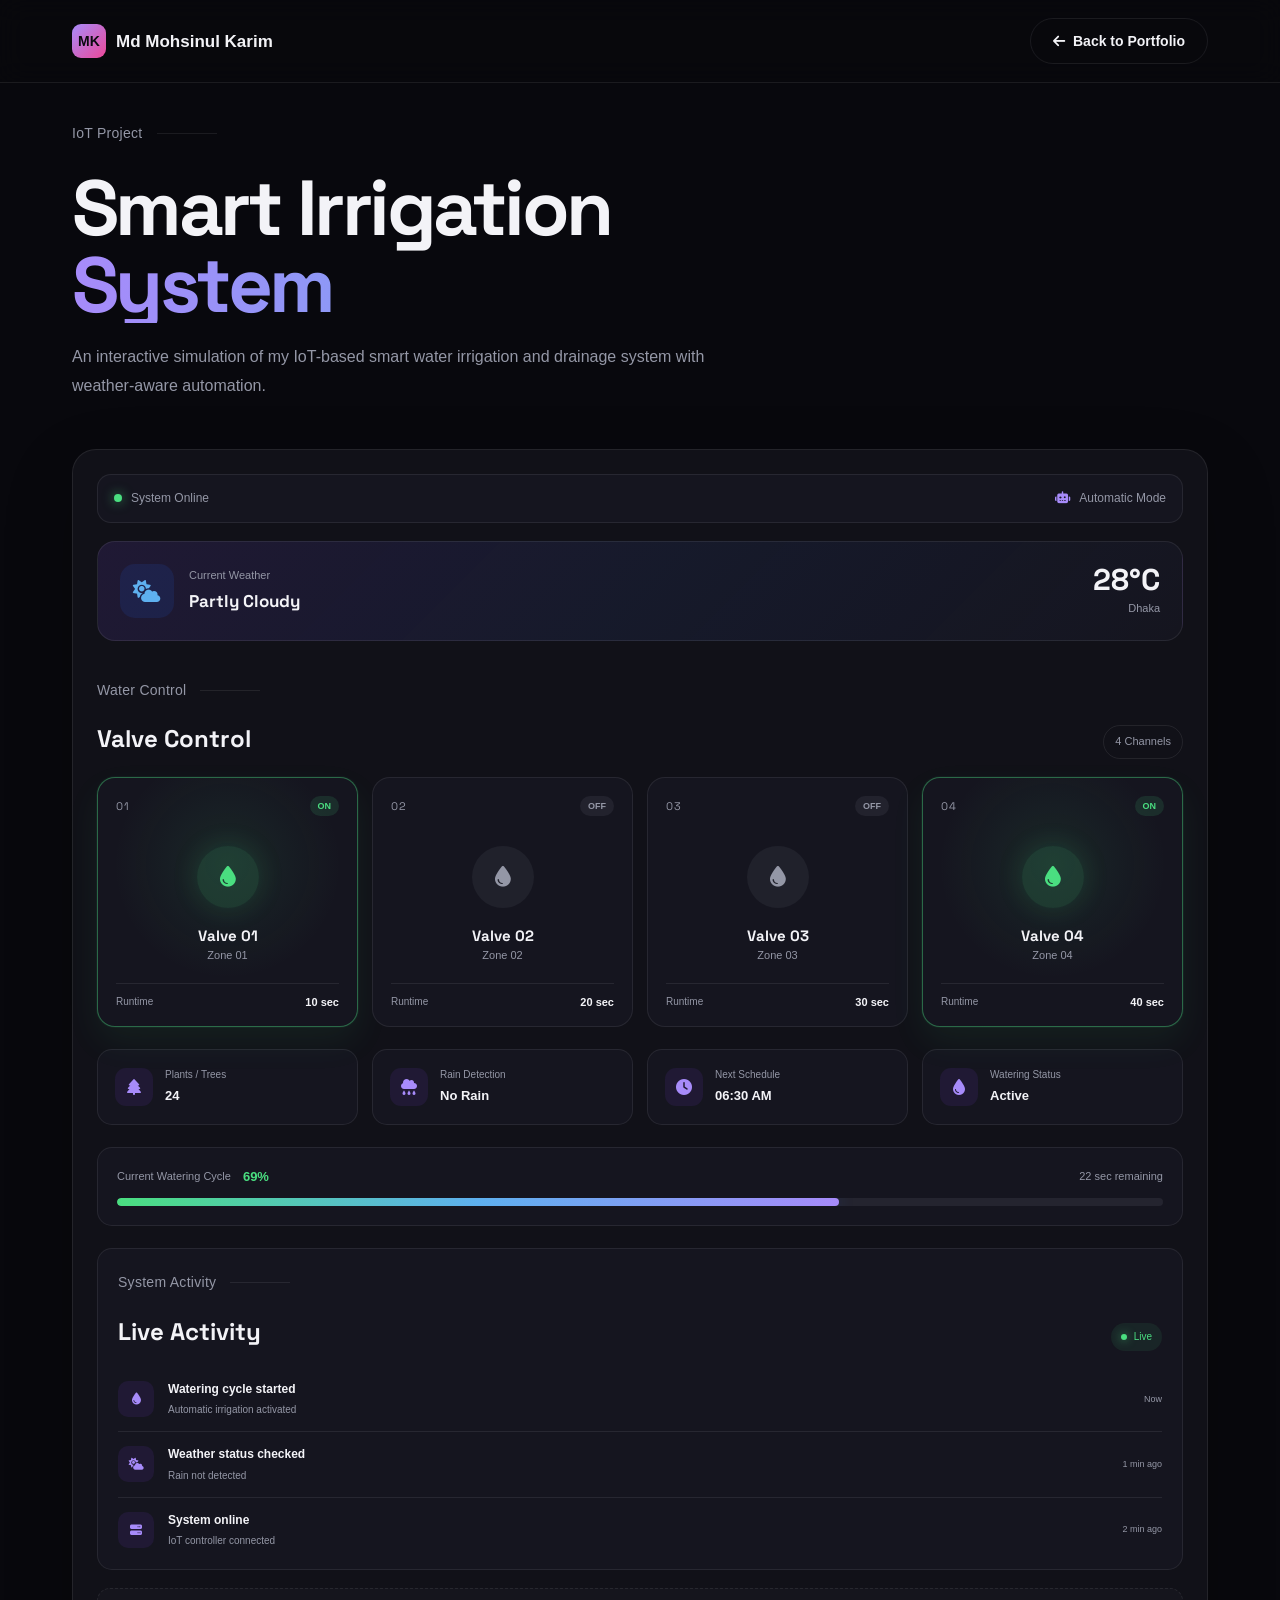
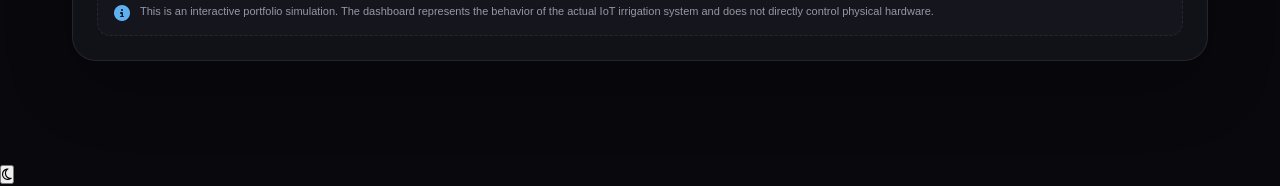
<file: iot-demo.html>
<!DOCTYPE html>
<html lang="en">

<head>
  <meta charset="UTF-8">
  <meta name="viewport" content="width=device-width, initial-scale=1.0">

  <title>Smart Irrigation System | Md Mohsinul Karim</title>

  <!-- Font Awesome -->
  <link
    rel="stylesheet"
    href="https://cdnjs.cloudflare.com/ajax/libs/font-awesome/6.5.1/css/all.min.css"
  >

  <!-- Google Fonts -->
  <link rel="preconnect" href="https://fonts.googleapis.com">
  <link rel="preconnect" href="https://fonts.gstatic.com" crossorigin>

  <link
    href="https://fonts.googleapis.com/css2?family=Caveat:wght@500;600&family=Space+Grotesk:wght@400;500;600;700&display=swap"
    rel="stylesheet"
  >

  <!-- Main CSS -->
  <link rel="stylesheet" href="style.css">

</head>


<body>

  <!-- HEADER -->

  <header>

    <nav>

      <a href="index.html" class="logo">
        <span class="mark">MK</span>
        Md Mohsinul Karim
      </a>


      <div class="nav-actions">

        <a href="index.html" class="btn btn-outline">
          <i class="fa-solid fa-arrow-left"></i>
          Back to Portfolio
        </a>

      </div>

    </nav>
    <div class="scroll-progress">
        <span id="scrollProgress"></span>
    </div>

  </header>


  <!-- IOT DEMO -->

  <main>

    <section class="iot-demo-page">

      <div class="wrap">

        <!-- INTRO -->

        <div class="iot-demo-intro">

          <p class="eyebrow-num">IoT Project</p>

          <h1>
            Smart Irrigation
            <span>System</span>
          </h1>

          <p>
            An interactive simulation of my IoT-based smart water
            irrigation and drainage system with weather-aware automation.
          </p>

        </div>


        <!-- DASHBOARD -->

        <div class="iot-dashboard-page">


          <!-- TOP STATUS -->

          <div class="iot-live-bar">

            <div class="iot-live-status">

              <span class="live-dot"></span>

              <span>System Online</span>

            </div>


            <div class="iot-live-mode">

              <i class="fa-solid fa-robot"></i>

              <span>Automatic Mode</span>

            </div>

          </div>


          <!-- WEATHER -->

          <div class="iot-weather-card">

            <div class="iot-weather-main">

              <div class="iot-weather-icon">

                <i class="fa-solid fa-cloud-sun"></i>

              </div>


              <div>

                <span>Current Weather</span>

                <h3>Partly Cloudy</h3>

              </div>

            </div>


            <div class="iot-temperature">

              <strong>28°C</strong>

              <span>Dhaka</span>

            </div>

          </div>


          <!-- VALVES -->

          <div class="iot-demo-heading">

            <div>

              <p class="eyebrow-num">Water Control</p>

              <h2>Valve Control</h2>

            </div>

            <span>4 Channels</span>

          </div>


          <div class="iot-valves-page">


            <!-- VALVE 01 -->

            <button class="iot-valve-page active" data-valve="1">

              <div class="valve-top">

                <span class="valve-number">01</span>

                <span class="valve-state">ON</span>

              </div>


              <div class="valve-water">

                <i class="fa-solid fa-droplet"></i>

              </div>


              <h3>Valve 01</h3>

              <p>Zone 01</p>


              <div class="valve-runtime">

                <span>Runtime</span>

                <strong>10 sec</strong>

              </div>

            </button>


            <!-- VALVE 02 -->

            <button class="iot-valve-page" data-valve="2">

              <div class="valve-top">

                <span class="valve-number">02</span>

                <span class="valve-state">OFF</span>

              </div>


              <div class="valve-water">

                <i class="fa-solid fa-droplet"></i>

              </div>


              <h3>Valve 02</h3>

              <p>Zone 02</p>


              <div class="valve-runtime">

                <span>Runtime</span>

                <strong>20 sec</strong>

              </div>

            </button>


            <!-- VALVE 03 -->

            <button class="iot-valve-page" data-valve="3">

              <div class="valve-top">

                <span class="valve-number">03</span>

                <span class="valve-state">OFF</span>

              </div>


              <div class="valve-water">

                <i class="fa-solid fa-droplet"></i>

              </div>


              <h3>Valve 03</h3>

              <p>Zone 03</p>


              <div class="valve-runtime">

                <span>Runtime</span>

                <strong>30 sec</strong>

              </div>

            </button>


            <!-- VALVE 04 -->

            <button class="iot-valve-page active" data-valve="4">

              <div class="valve-top">

                <span class="valve-number">04</span>

                <span class="valve-state">ON</span>

              </div>


              <div class="valve-water">

                <i class="fa-solid fa-droplet"></i>

              </div>


              <h3>Valve 04</h3>

              <p>Zone 04</p>


              <div class="valve-runtime">

                <span>Runtime</span>

                <strong>40 sec</strong>

              </div>

            </button>

          </div>


          <!-- SYSTEM INFO -->

          <div class="iot-info-grid">


            <div class="iot-info-card">

              <i class="fa-solid fa-tree"></i>

              <div>

                <span>Plants / Trees</span>

                <strong>24</strong>

              </div>

            </div>


            <div class="iot-info-card">

              <i class="fa-solid fa-cloud-rain"></i>

              <div>

                <span>Rain Detection</span>

                <strong>No Rain</strong>

              </div>

            </div>


            <div class="iot-info-card">

              <i class="fa-solid fa-clock"></i>

              <div>

                <span>Next Schedule</span>

                <strong>06:30 AM</strong>

              </div>

            </div>


            <div class="iot-info-card">

              <i class="fa-solid fa-droplet"></i>

              <div>

                <span>Watering Status</span>

                <strong>Active</strong>

              </div>

            </div>


          </div>


          <!-- PROGRESS -->

          <div class="iot-progress-page">

            <div class="iot-progress-head">

              <div>

                <span>Current Watering Cycle</span>

                <strong>68%</strong>

              </div>

              <span>24 sec remaining</span>

            </div>


            <div class="iot-progress-bar">

              <span style="width:68%"></span>
            </div>

          </div>
<!-- ACTIVITY TIMELINE -->
<div class="iot-activity">

  <div class="iot-activity-head">
    <div>
      <p class="eyebrow-num">System Activity</p>
      <h2>Live Activity</h2>
    </div>

    <span class="activity-live">
      <span></span>
      Live
    </span>
  </div>

  <div class="iot-activity-list" id="iotActivityList">

    <div class="iot-activity-item">
      <span class="activity-icon">
        <i class="fa-solid fa-droplet"></i>
      </span>

      <div>
        <strong>Watering cycle started</strong>
        <span>Automatic irrigation activated</span>
      </div>

      <time>Now</time>
    </div>

    <div class="iot-activity-item">
      <span class="activity-icon">
        <i class="fa-solid fa-cloud-sun"></i>
      </span>

      <div>
        <strong>Weather status checked</strong>
        <span>Rain not detected</span>
      </div>

      <time>1 min ago</time>
    </div>

    <div class="iot-activity-item">
      <span class="activity-icon">
        <i class="fa-solid fa-server"></i>
      </span>

      <div>
        <strong>System online</strong>
        <span>IoT controller connected</span>
      </div>

      <time>2 min ago</time>
    </div>

  </div>

</div>

          <!-- SYSTEM NOTE -->

          <div class="iot-system-note">

            <i class="fa-solid fa-circle-info"></i>

            <p>
              This is an interactive portfolio simulation.
              The dashboard represents the behavior of the actual
              IoT irrigation system and does not directly control
              physical hardware.
            </p>

          </div>

        </div>

      </div>

    </section>

  </main>


  <!-- Theme Toggle -->

  <button id="themeToggle" class="theme-toggle" aria-label="Toggle theme">
    <i class="fa-regular fa-moon"></i>
  </button>


  <!-- Main JS -->

  <script src="script.js"></script>

</body>

</html>
</file>
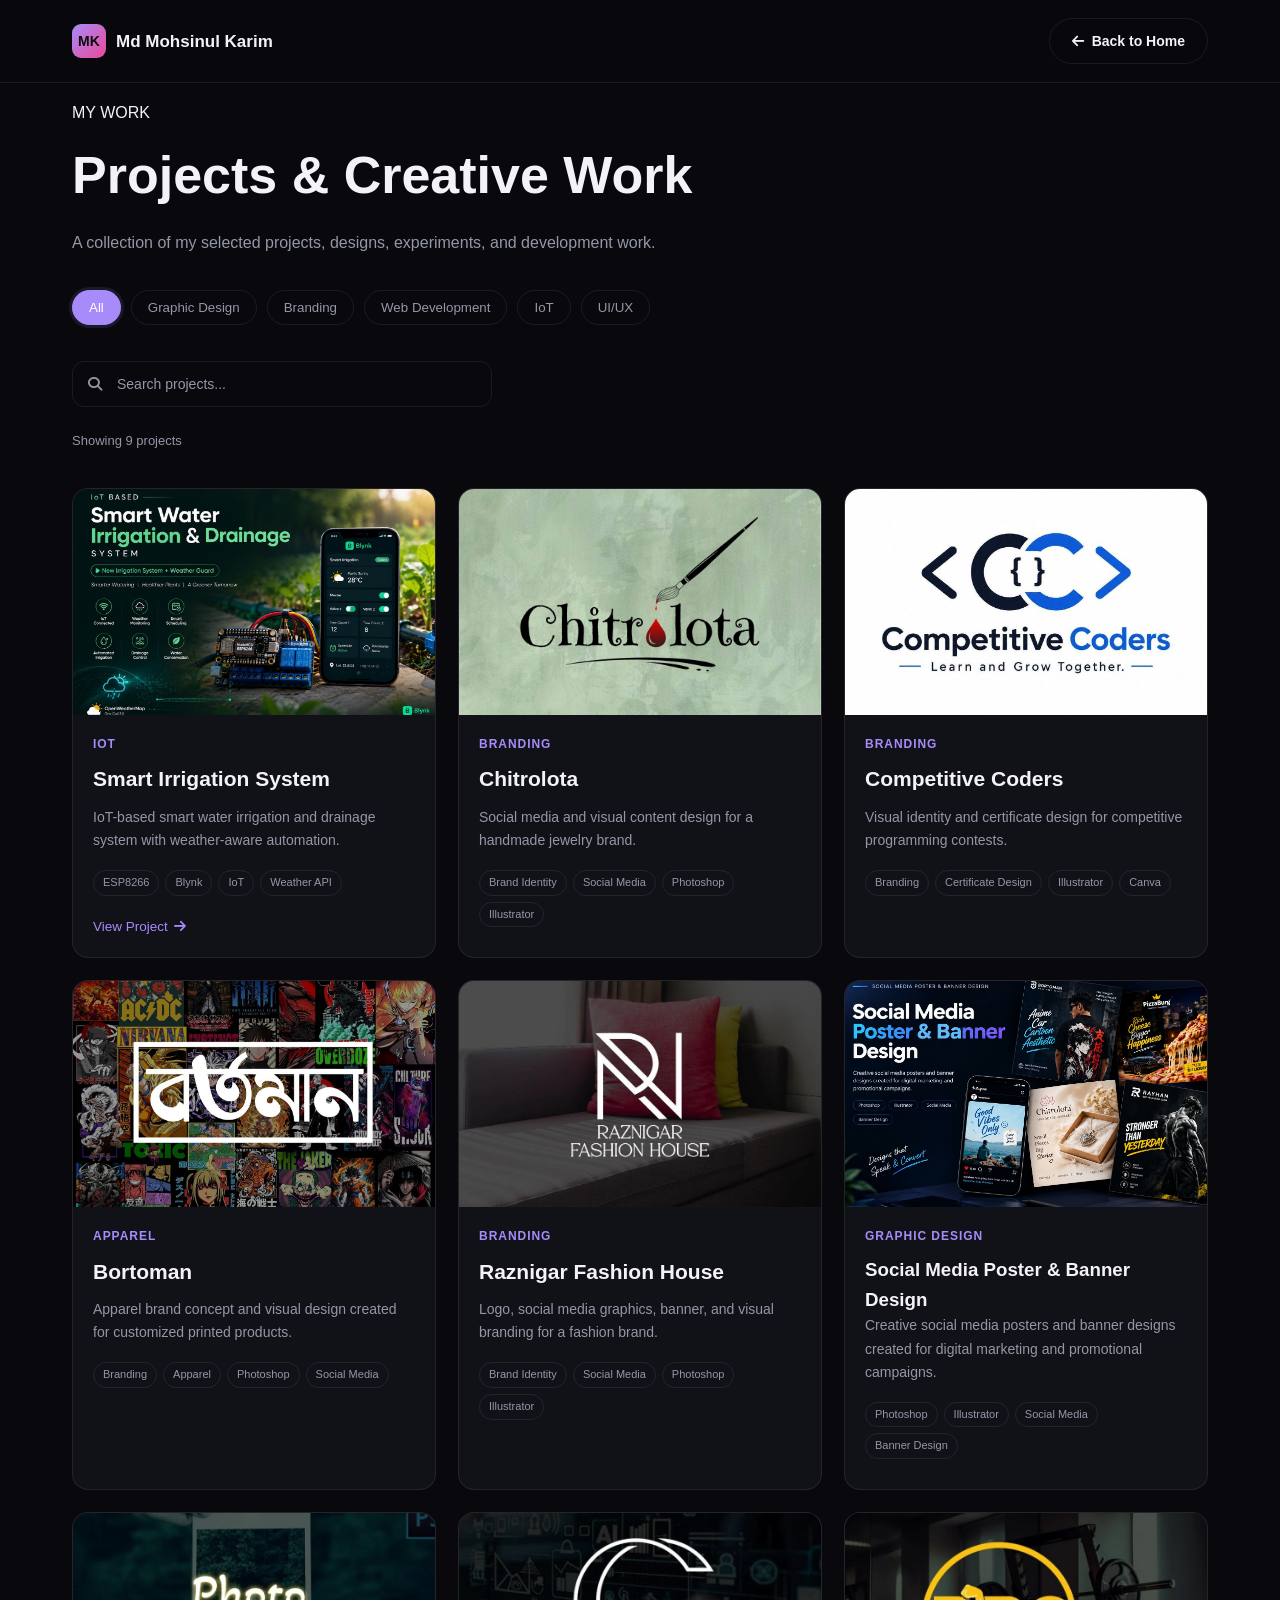
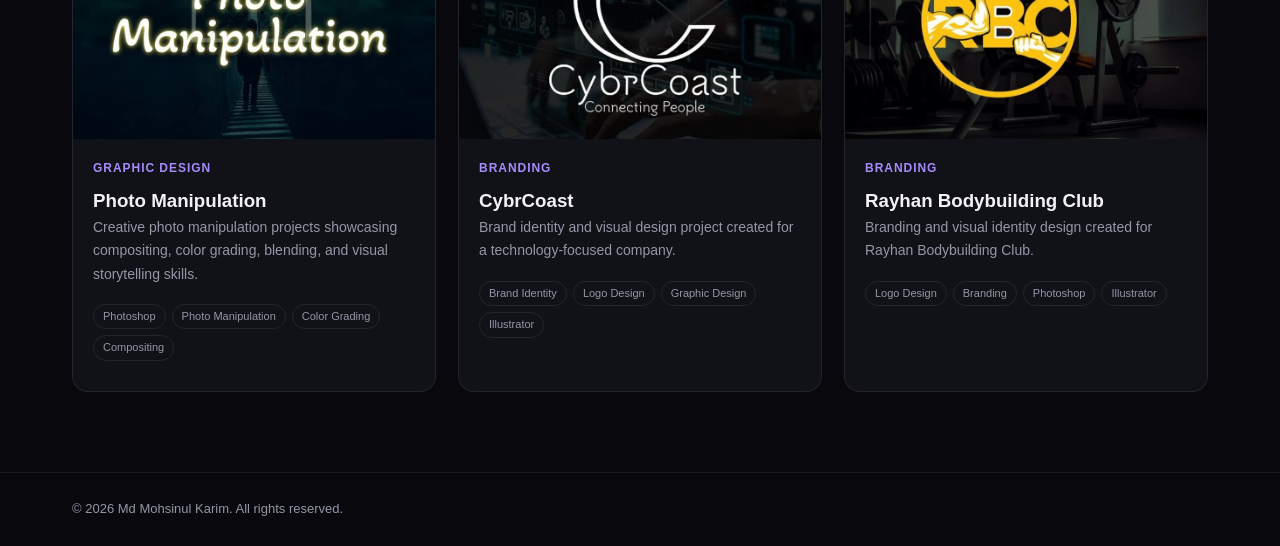
<file: project.html>
<!DOCTYPE html>
<html lang="en">
<head>
  <meta charset="UTF-8">
  <meta name="viewport" content="width=device-width, initial-scale=1.0">

  <title>Projects | Md Mohsinul Karim</title>

  <!-- Font Awesome -->
  <link rel="stylesheet"
        href="https://cdnjs.cloudflare.com/ajax/libs/font-awesome/6.5.1/css/all.min.css">

  <!-- Main CSS -->
  <link rel="stylesheet" href="style.css">
</head>

<body>

  <!-- HEADER -->
  <header>
    <nav>
      <a href="index.html" class="logo">
        <span class="mark">MK</span>
        Md Mohsinul Karim
      </a>

      <div class="nav-actions">
        <a href="index.html" class="btn btn-outline">
          <i class="fa-solid fa-arrow-left"></i>
          Back to Home
        </a>
      </div>
    </nav>
    <div class="scroll-progress">
      <span id="scrollProgress"></span>
    </div>
  </header>


  <!-- PROJECTS -->
  <main>

    <section class="projects-page">
      <div class="wrap">

        <div class="section-head">
          <div>
            <div class="eyebrow">MY WORK</div>
            <h1>Projects & Creative Work</h1>
            <p>
              A collection of my selected projects, designs,
              experiments, and development work.
            </p>
          </div>
        </div>


        <!-- FILTERS -->
        <div class="filters">
          <button class="filter active" data-filter="all">All</button>
          <button class="filter" data-filter="design">Graphic Design</button>
          <button class="filter" data-filter="branding">Branding</button>
          <button class="filter" data-filter="web">Web Development</button>
          <button class="filter" data-filter="iot">IoT</button>
          <button class="filter" data-filter="uiux">UI/UX</button>
        </div>
        <!-- PROJECT SEARCH -->
        <div class="project-search">
            <i class="fa-solid fa-magnifying-glass"></i>
            <input
                type="text"
                id="projectSearch"
                placeholder="Search projects..."
                autocomplete="off"
            >
        </div>
        <p class="project-count" id="projectCount">Showing 0 projects</p>


        <!-- PROJECT GRID -->
        <div class="projects-grid">

          <!-- Smart Water Irrigation System -->
          <article class="project-item" data-category="iot">
            <div class="project-image">
              <img src="assets/projects/irrigation.jpg" alt="Smart Irrigation System">
            </div>

            <div class="project-content">
              <span class="project-category">IoT</span>

              <h2>Smart Irrigation System</h2>

              <p>
                IoT-based smart water irrigation and drainage system
                with weather-aware automation.
              </p>
              <div class="tag-row">
                <span class="tag">ESP8266</span>
                <span class="tag">Blynk</span>
                <span class="tag">IoT</span>
                <span class="tag">Weather API</span>
                </div>

              <a href="iot-demo.html" class="proj-link">View Project <i class="fa-solid fa-arrow-right"></i></a>
            </div>
          </article>


          <!-- Chitrolota -->
          <article class="project-item" data-category="branding">
            <div class="project-image">
              <img src="assets/projects/chitrolota.jpg"
                   alt="Chitrolota Branding">
            </div>

            <div class="project-content">
              <span class="project-category">Branding</span>

              <h2>Chitrolota</h2>

              <p>
                Social media and visual content design for a
                handmade jewelry brand.
              </p>
              <div class="tag-row">
                <span class="tag">Brand Identity</span>
                <span class="tag">Social Media</span>
                <span class="tag">Photoshop</span>
                <span class="tag">Illustrator</span>
                </div>

              <a href="https://www.behance.net/gallery/242230427/Chitrolota" class="project-link" target="_blank"
                 rel="noopener noreferrer">
                View Project
                <i class="fa-solid fa-arrow-right"></i>
              </a>
            </div>
          </article>


          <!-- Competitive Coders -->
          <article class="project-item" data-category="branding">
            <div class="project-image">
              <img src="assets/projects/competitive-coders.jpg"
                   alt="Competitive Coders">
            </div>

            <div class="project-content">
              <span class="project-category">Branding</span>

              <h2>Competitive Coders</h2>

              <p>
                Visual identity and certificate design for
                competitive programming contests.
              </p>
              <div class="tag-row">
                <span class="tag">Branding</span>
                <span class="tag">Certificate Design</span>
                <span class="tag">Illustrator</span>
                <span class="tag">Canva</span>
             </div>

              <a href="#" class="project-link" target="_blank"
                 rel="noopener noreferrer">
                View Project
                <i class="fa-solid fa-arrow-right"></i>
              </a>
            </div>
          </article>


          <!-- Bortoman -->
          <article class="project-item" data-category="design">
            <div class="project-image">
              <img src="assets/projects/bortoman.jpg"
                   alt="Bortoman Apparel">
            </div>

            <div class="project-content">
              <span class="project-category">Apparel</span>

              <h2>Bortoman</h2>

              <p>
                Apparel brand concept and visual design created
                for customized printed products.
              </p>
              <div class="tag-row">
                <span class="tag">Branding</span>
                <span class="tag">Apparel</span>
                <span class="tag">Photoshop</span>
                <span class="tag">Social Media</span>
             </div>

              <a href="https://www.behance.net/gallery/241055859/Bortoman" class="project-link" target="_blank"
                 rel="noopener noreferrer">
                View Project
                <i class="fa-solid fa-arrow-right"></i>
              </a>
            </div>
          </article>


          <!-- Raznigar Fashion House -->
          <article class="project-item" data-category="branding">
            <div class="project-image">
              <img src="assets/projects/raznigar.jpg"
                   alt="Raznigar Fashion House">
            </div>

            <div class="project-content">
              <span class="project-category">Branding</span>

              <h2>Raznigar Fashion House</h2>

              <p>
                Logo, social media graphics, banner, and visual
                branding for a fashion brand.
              </p>
              <div class="tag-row">
                <span class="tag">Brand Identity</span>
                <span class="tag">Social Media</span>
                <span class="tag">Photoshop</span>
                <span class="tag">Illustrator</span>
             </div>

              <a href="https://www.behance.net/gallery/241000633/Raznigar-Fashion-House" class="project-link" target="_blank"
                 rel="noopener noreferrer">
                View Project
                <i class="fa-solid fa-arrow-right"></i>
              </a>
            </div>
          </article>
          <!-- Social Media Poster / Banner Design -->
            <article class="project-item" data-category="design">
            <div class="project-image">
                <img src="assets/projects/social-media-design.jpg" alt="Social Media Poster and Banner Design">
            </div>

            <div class="project-content">
                <span class="project-category">GRAPHIC DESIGN</span>
                <h3>Social Media Poster & Banner Design</h3>
                <p>
                Creative social media posters and banner designs created for
                digital marketing and promotional campaigns.
                </p>
                <div class="tag-row">
                    <span class="tag">Photoshop</span>
                    <span class="tag">Illustrator</span>
                    <span class="tag">Social Media</span>
                    <span class="tag">Banner Design</span>
                </div>

                <a href="https://www.behance.net/gallery/255919493/Social-Media-Poster-Banner-Design" class="project-link" target="_blank">
                View Project <i class="fa-solid fa-arrow-right"></i>
                </a>
            </div>
            </article>


            <!-- Photo Manipulation -->
            <article class="project-item" data-category="design">
            <div class="project-image">
                <img src="assets/projects/photo-manipulation.jpg" alt="Photo Manipulation">
            </div>

            <div class="project-content">
                <span class="project-category">GRAPHIC DESIGN</span>
                <h3>Photo Manipulation</h3>
                <p>
                Creative photo manipulation projects showcasing compositing,
                color grading, blending, and visual storytelling skills.
                </p>
                <div class="tag-row">
                    <span class="tag">Photoshop</span>
                    <span class="tag">Photo Manipulation</span>
                    <span class="tag">Color Grading</span>
                    <span class="tag">Compositing</span>
                </div>

                <a href="https://www.behance.net/gallery/241435179/Photo-Manipulations" class="project-link" target="_blank">
                View Project <i class="fa-solid fa-arrow-right"></i>
                </a>
            </div>
            </article>


            <!-- CybrCoast -->
            <article class="project-item" data-category="branding">
            <div class="project-image">
                <img src="assets/projects/cybrcoast.jpg" alt="CybrCoast">
            </div>

            <div class="project-content">
                <span class="project-category">BRANDING</span>
                <h3>CybrCoast</h3>
                <p>
                Brand identity and visual design project created for a
                technology-focused company.
                </p>
                <div class="tag-row">
                    <span class="tag">Brand Identity</span>
                    <span class="tag">Logo Design</span>
                    <span class="tag">Graphic Design</span>
                    <span class="tag">Illustrator</span>
                </div>

                <a href="https://www.behance.net/gallery/241144109/CybrCoast" class="project-link" target="_blank">
                View Project <i class="fa-solid fa-arrow-right"></i>
                </a>
            </div>
            </article>


            <!-- Rayhan Bodybuilding Club -->
            <article class="project-item" data-category="branding">
            <div class="project-image">
                <img src="assets/projects/rbc.jpg" alt="Rayhan Bodybuilding Club">
            </div>

            <div class="project-content">
                <span class="project-category">BRANDING</span>
                <h3>Rayhan Bodybuilding Club</h3>
                <p>
                Branding and visual identity design created for Rayhan
                Bodybuilding Club.
                </p>
                <div class="tag-row">
                    <span class="tag">Logo Design</span>
                    <span class="tag">Branding</span>
                    <span class="tag">Photoshop</span>
                    <span class="tag">Illustrator</span>
                </div>

                <a href="https://www.behance.net/gallery/241010583/Rayhan-Bodybuilding-Club" class="project-link" target="_blank">
                View Project <i class="fa-solid fa-arrow-right"></i>
                </a>
            </div>
            </article>


        </div>
        <div class="empty-projects" id="emptyProjects">
            <h3>No projects found</h3>
            <p>No projects are available in this category yet. <br>I'm currently working on new projects in this category. Check back soon.</p>
        </div>

      </div>
    </section>

  </main>


  <!-- FOOTER -->
  <footer>
    <div class="wrap">
      <p>© 2026 Md Mohsinul Karim. All rights reserved.</p>
    </div>
  </footer>

  <script src="script.js"></script>

</body>
</html>
</file>
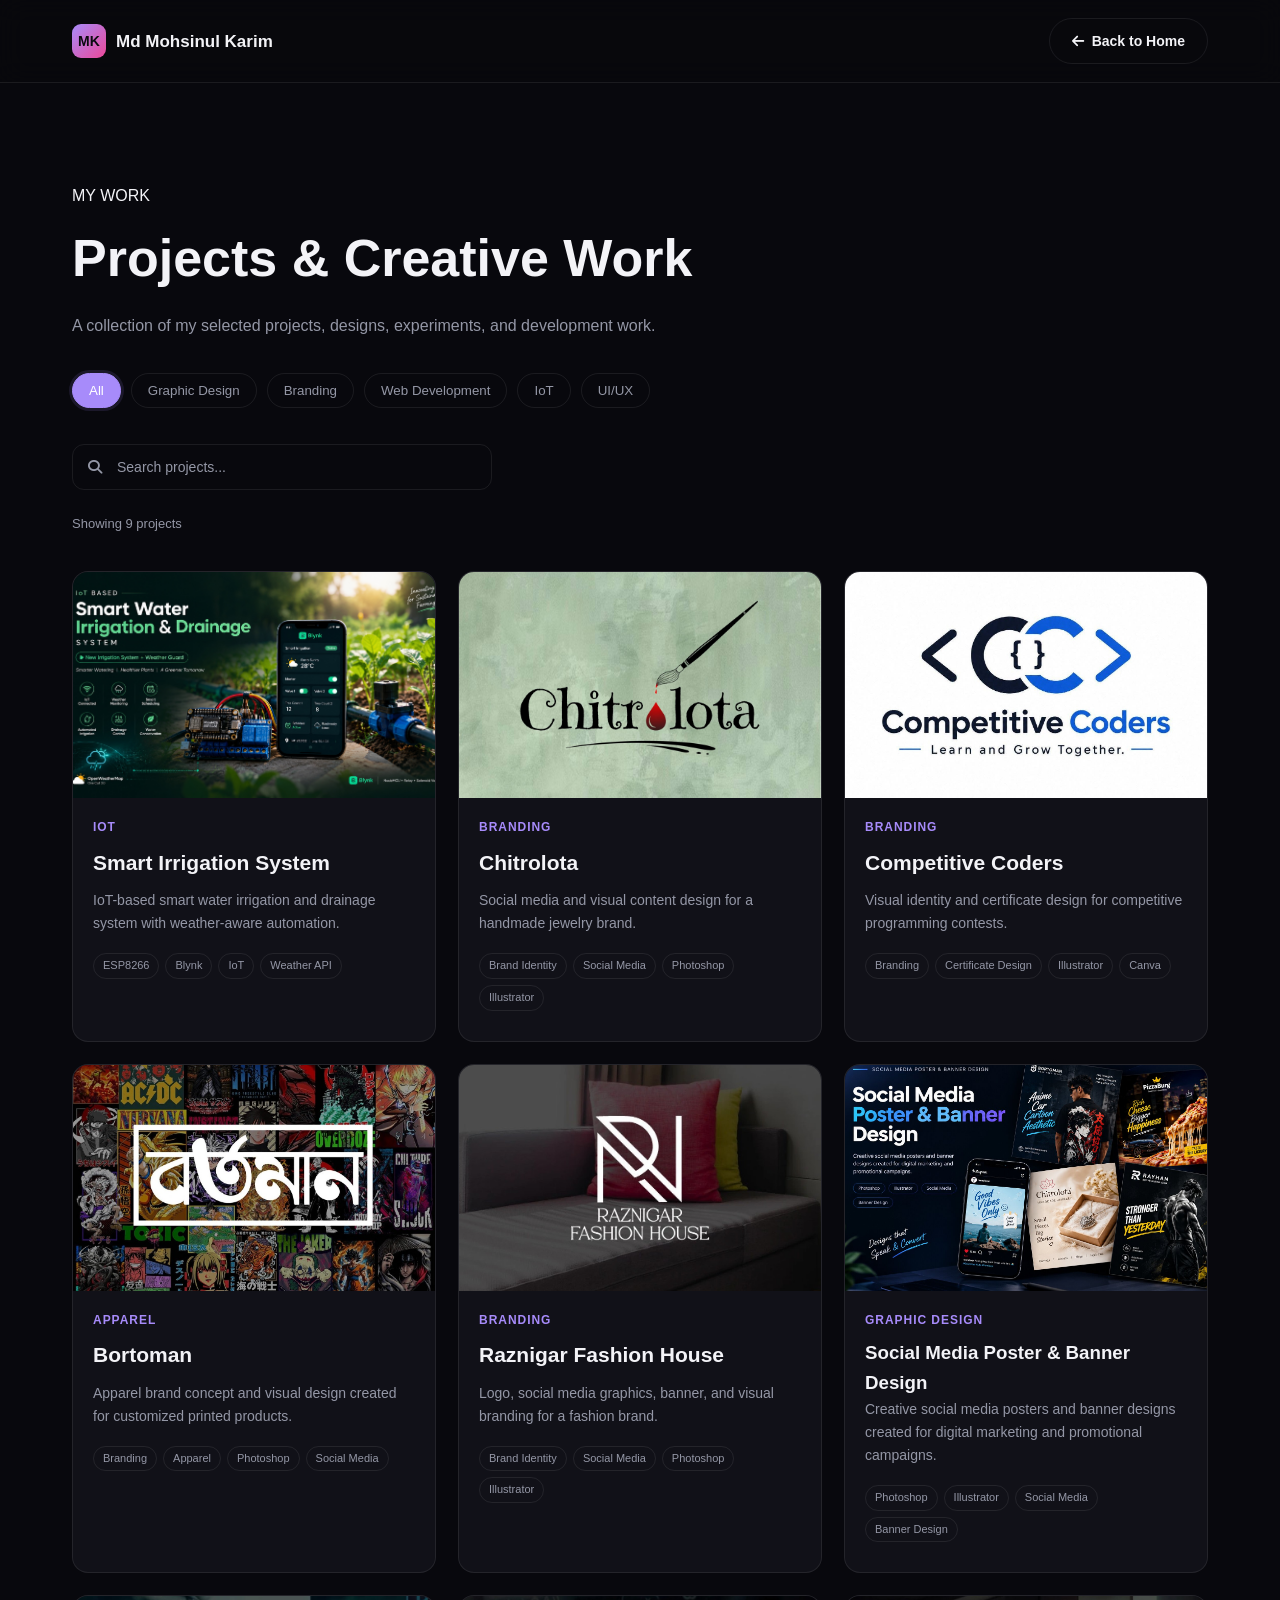
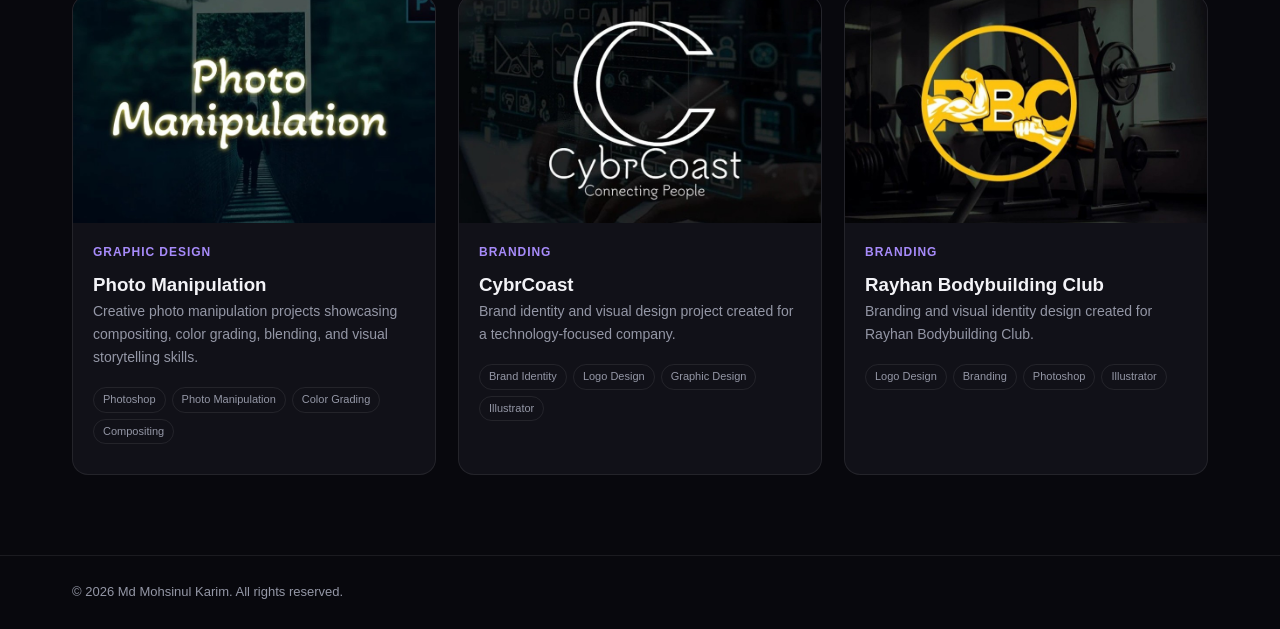
<file: Portfolio/project.html>
<!DOCTYPE html>
<html lang="en">
<head>
  <meta charset="UTF-8">
  <meta name="viewport" content="width=device-width, initial-scale=1.0">

  <title>Projects | Md Mohsinul Karim</title>

  <!-- Font Awesome -->
  <link rel="stylesheet"
        href="https://cdnjs.cloudflare.com/ajax/libs/font-awesome/6.5.1/css/all.min.css">

  <!-- Main CSS -->
  <link rel="stylesheet" href="style.css">
</head>

<body>

  <!-- HEADER -->
  <header>
    <nav>
      <a href="index.html" class="logo">
        <span class="mark">MK</span>
        Md Mohsinul Karim
      </a>

      <div class="nav-actions">
        <a href="index.html" class="btn btn-outline">
          <i class="fa-solid fa-arrow-left"></i>
          Back to Home
        </a>
      </div>
    </nav>
  </header>


  <!-- PROJECTS -->
  <main>

    <section class="projects-page">
      <div class="wrap">

        <div class="section-head">
          <div>
            <div class="eyebrow">MY WORK</div>
            <h1>Projects & Creative Work</h1>
            <p>
              A collection of my selected projects, designs,
              experiments, and development work.
            </p>
          </div>
        </div>


        <!-- FILTERS -->
        <div class="filters">
          <button class="filter active" data-filter="all">All</button>
          <button class="filter" data-filter="design">Graphic Design</button>
          <button class="filter" data-filter="branding">Branding</button>
          <button class="filter" data-filter="web">Web Development</button>
          <button class="filter" data-filter="iot">IoT</button>
          <button class="filter" data-filter="uiux">UI/UX</button>
        </div>
        <!-- PROJECT SEARCH -->
        <div class="project-search">
            <i class="fa-solid fa-magnifying-glass"></i>
            <input
                type="text"
                id="projectSearch"
                placeholder="Search projects..."
                autocomplete="off"
            >
        </div>
        <p class="project-count" id="projectCount">Showing 0 projects</p>


        <!-- PROJECT GRID -->
        <div class="projects-grid">

          <!-- Smart Water Irrigation System -->
          <article class="project-item" data-category="iot">
            <div class="project-image">
              <img src="assets/projects/irrigation.jpg" alt="Smart Irrigation System">
            </div>

            <div class="project-content">
              <span class="project-category">IoT</span>

              <h2>Smart Irrigation System</h2>

              <p>
                IoT-based smart water irrigation and drainage system
                with weather-aware automation.
              </p>
              <div class="tag-row">
                <span class="tag">ESP8266</span>
                <span class="tag">Blynk</span>
                <span class="tag">IoT</span>
                <span class="tag">Weather API</span>
                </div>

              <a href="#" class="project-link" target="_blank"
                 rel="noopener noreferrer">
                View Project
                <i class="fa-solid fa-arrow-right"></i>
              </a>
            </div>
          </article>


          <!-- Chitrolota -->
          <article class="project-item" data-category="branding">
            <div class="project-image">
              <img src="assets/projects/chitrolota.jpg"
                   alt="Chitrolota Branding">
            </div>

            <div class="project-content">
              <span class="project-category">Branding</span>

              <h2>Chitrolota</h2>

              <p>
                Social media and visual content design for a
                handmade jewelry brand.
              </p>
              <div class="tag-row">
                <span class="tag">Brand Identity</span>
                <span class="tag">Social Media</span>
                <span class="tag">Photoshop</span>
                <span class="tag">Illustrator</span>
                </div>

              <a href="https://www.behance.net/gallery/242230427/Chitrolota" class="project-link" target="_blank"
                 rel="noopener noreferrer">
                View Project
                <i class="fa-solid fa-arrow-right"></i>
              </a>
            </div>
          </article>


          <!-- Competitive Coders -->
          <article class="project-item" data-category="branding">
            <div class="project-image">
              <img src="assets/projects/competitive-coders.jpg"
                   alt="Competitive Coders">
            </div>

            <div class="project-content">
              <span class="project-category">Branding</span>

              <h2>Competitive Coders</h2>

              <p>
                Visual identity and certificate design for
                competitive programming contests.
              </p>
              <div class="tag-row">
                <span class="tag">Branding</span>
                <span class="tag">Certificate Design</span>
                <span class="tag">Illustrator</span>
                <span class="tag">Canva</span>
             </div>

              <a href="#" class="project-link" target="_blank"
                 rel="noopener noreferrer">
                View Project
                <i class="fa-solid fa-arrow-right"></i>
              </a>
            </div>
          </article>


          <!-- Bortoman -->
          <article class="project-item" data-category="design">
            <div class="project-image">
              <img src="assets/projects/bortoman.jpg"
                   alt="Bortoman Apparel">
            </div>

            <div class="project-content">
              <span class="project-category">Apparel</span>

              <h2>Bortoman</h2>

              <p>
                Apparel brand concept and visual design created
                for customized printed products.
              </p>
              <div class="tag-row">
                <span class="tag">Branding</span>
                <span class="tag">Apparel</span>
                <span class="tag">Photoshop</span>
                <span class="tag">Social Media</span>
             </div>

              <a href="https://www.behance.net/gallery/241055859/Bortoman" class="project-link" target="_blank"
                 rel="noopener noreferrer">
                View Project
                <i class="fa-solid fa-arrow-right"></i>
              </a>
            </div>
          </article>


          <!-- Raznigar Fashion House -->
          <article class="project-item" data-category="branding">
            <div class="project-image">
              <img src="assets/projects/raznigar.jpg"
                   alt="Raznigar Fashion House">
            </div>

            <div class="project-content">
              <span class="project-category">Branding</span>

              <h2>Raznigar Fashion House</h2>

              <p>
                Logo, social media graphics, banner, and visual
                branding for a fashion brand.
              </p>
              <div class="tag-row">
                <span class="tag">Brand Identity</span>
                <span class="tag">Social Media</span>
                <span class="tag">Photoshop</span>
                <span class="tag">Illustrator</span>
             </div>

              <a href="https://www.behance.net/gallery/241000633/Raznigar-Fashion-House" class="project-link" target="_blank"
                 rel="noopener noreferrer">
                View Project
                <i class="fa-solid fa-arrow-right"></i>
              </a>
            </div>
          </article>
          <!-- Social Media Poster / Banner Design -->
            <article class="project-item" data-category="design">
            <div class="project-image">
                <img src="assets/projects/social-media-design.jpg" alt="Social Media Poster and Banner Design">
            </div>

            <div class="project-content">
                <span class="project-category">GRAPHIC DESIGN</span>
                <h3>Social Media Poster & Banner Design</h3>
                <p>
                Creative social media posters and banner designs created for
                digital marketing and promotional campaigns.
                </p>
                <div class="tag-row">
                    <span class="tag">Photoshop</span>
                    <span class="tag">Illustrator</span>
                    <span class="tag">Social Media</span>
                    <span class="tag">Banner Design</span>
                </div>

                <a href="https://www.behance.net/gallery/255506967/Chitrolota-Social-Media-Content-Design" class="project-link" target="_blank">
                View Project <i class="fa-solid fa-arrow-right"></i>
                </a>
            </div>
            </article>


            <!-- Photo Manipulation -->
            <article class="project-item" data-category="design">
            <div class="project-image">
                <img src="assets/projects/photo-manipulation.jpg" alt="Photo Manipulation">
            </div>

            <div class="project-content">
                <span class="project-category">GRAPHIC DESIGN</span>
                <h3>Photo Manipulation</h3>
                <p>
                Creative photo manipulation projects showcasing compositing,
                color grading, blending, and visual storytelling skills.
                </p>
                <div class="tag-row">
                    <span class="tag">Photoshop</span>
                    <span class="tag">Photo Manipulation</span>
                    <span class="tag">Color Grading</span>
                    <span class="tag">Compositing</span>
                </div>

                <a href="https://www.behance.net/gallery/241435179/Photo-Manipulations" class="project-link" target="_blank">
                View Project <i class="fa-solid fa-arrow-right"></i>
                </a>
            </div>
            </article>


            <!-- CybrCoast -->
            <article class="project-item" data-category="branding">
            <div class="project-image">
                <img src="assets/projects/cybrcoast.jpg" alt="CybrCoast">
            </div>

            <div class="project-content">
                <span class="project-category">BRANDING</span>
                <h3>CybrCoast</h3>
                <p>
                Brand identity and visual design project created for a
                technology-focused company.
                </p>
                <div class="tag-row">
                    <span class="tag">Brand Identity</span>
                    <span class="tag">Logo Design</span>
                    <span class="tag">Graphic Design</span>
                    <span class="tag">Illustrator</span>
                </div>

                <a href="https://www.behance.net/gallery/241144109/CybrCoast" class="project-link" target="_blank">
                View Project <i class="fa-solid fa-arrow-right"></i>
                </a>
            </div>
            </article>


            <!-- Rayhan Bodybuilding Club -->
            <article class="project-item" data-category="branding">
            <div class="project-image">
                <img src="assets/projects/rbc.jpg" alt="Rayhan Bodybuilding Club">
            </div>

            <div class="project-content">
                <span class="project-category">BRANDING</span>
                <h3>Rayhan Bodybuilding Club</h3>
                <p>
                Branding and visual identity design created for Rayhan
                Bodybuilding Club.
                </p>
                <div class="tag-row">
                    <span class="tag">Logo Design</span>
                    <span class="tag">Branding</span>
                    <span class="tag">Photoshop</span>
                    <span class="tag">Illustrator</span>
                </div>

                <a href="https://www.behance.net/gallery/241010583/Rayhan-Bodybuilding-Club" class="project-link" target="_blank">
                View Project <i class="fa-solid fa-arrow-right"></i>
                </a>
            </div>
            </article>


        </div>
        <div class="empty-projects" id="emptyProjects">
            <h3>No projects found</h3>
            <p>No projects are available in this category yet. <br>I'm currently working on new projects in this category. Check back soon.</p>
        </div>

      </div>
    </section>

  </main>


  <!-- FOOTER -->
  <footer>
    <div class="wrap">
      <p>© 2026 Md Mohsinul Karim. All rights reserved.</p>
    </div>
  </footer>

  <script src="script.js"></script>

</body>
</html>
</file>
<file: style.css>
:root{
  --bg:#08080d;
  --panel:#111118;
  --panel-2:#15151f;
  --line:rgba(255,255,255,.08);
  --text:#f3f3f7;
  --muted:#9497a6;
  --purple:#a78bfa;
  --blue:#5eb0ef;
  --green:#4ade80;
  --pink:#ec4899;
  --grad: linear-gradient(90deg,#a78bfa,#5eb0ef);
  --grad2: linear-gradient(135deg,#a78bfa,#ec4899);
  --radius:16px;
}
*{margin:0;padding:0;box-sizing:border-box;}
html{scroll-behavior:smooth;}
*, *::before, *::after{
  transition:
    background-color .6s ease,
    color .6s ease,
    border-color .6s ease,
    box-shadow .6s ease;
}
body{
  background:var(--bg);
  color:var(--text);
  font-family:'Inter',sans-serif;
  line-height:1.6;
  overflow-x:hidden;
}
body.light{
  --bg:#f7f7f9;
  --panel:#ffffff;
  --panel-2:#eeeeF3;

  --line:rgba(17,17,22,.11);

  --text:#111116;
  --muted:#3f414b;

  /* Stronger light-mode accents */
  --purple:#7c3aed;
  --blue:#2563eb;
  --green:#16a34a;
  --pink:#db2777;

  --grad:linear-gradient(90deg,#7c3aed,#2563eb);
  --grad2:linear-gradient(135deg,#7c3aed,#db2777);
}
h1,h2,h3,h4{font-family:'Space Grotesk',sans-serif;}
.hand{font-family:'Caveat',cursive; font-weight:600;}
a{color:inherit;text-decoration:none;}
img{max-width:100%;display:block;}
.wrap{max-width:1200px;margin:0 auto;padding:0 32px;}
section{padding:100px 0;}
.eyebrow-num{
  display:inline-flex;align-items:center;gap:14px;
  color:var(--muted);font-size:14px;letter-spacing:.02em;margin-bottom:14px;
}
.eyebrow-num::after{content:"";flex:1;height:1px;background:var(--line);width:60px;}
.section-title{font-size:clamp(28px,4vw,40px);font-weight:600;line-height:1.15;max-width:600px;}

/* ---------- NAV ---------- */
header{
  position:fixed;
  top:0;
  left:0;
  width:100%;
  z-index:1000;
  background:rgba(8,8,13,.75);
  backdrop-filter:blur(14px);
  border-bottom:1px solid var(--line);
}
body.light header{background:rgba(245,245,247,.8);}
nav{
  display:flex;align-items:center;justify-content:space-between;
  max-width:1200px;margin:0 auto;padding:18px 32px;
}
.logo{display:flex;align-items:center;gap:10px;font-weight:700;font-size:17px;}
.logo .mark{
  width:34px;height:34px;border-radius:9px;background:var(--grad2);
  display:flex;align-items:center;justify-content:center;color:#0a0a0f;font-weight:700;font-size:14px;
}
.nav-links{display:flex;gap:34px;list-style:none;}
.nav-links a{font-size:15px;color:var(--muted);position:relative;padding-bottom:4px;transition:color .2s;}
.nav-links a:hover, .nav-links a.active{color:var(--text);}
.nav-links a.active::after{content:"";position:absolute;left:0;right:0;bottom:-6px;height:2px;background:var(--grad);}
.nav-actions{display:flex;align-items:center;gap:16px;}
.icon-btn{
  width:38px;height:38px;border-radius:50%;border:1px solid var(--line);
  display:flex;align-items:center;justify-content:center;background:transparent;color:var(--text);
  cursor:pointer;transition:border-color .2s;
}
.icon-btn:hover{border-color:var(--purple);}
.btn{
  display:inline-flex;align-items:center;gap:8px;
  padding:11px 22px;border-radius:999px;font-size:14px;font-weight:600;
  border:1px solid var(--line);cursor:pointer;transition:transform .2s, border-color .2s;
  white-space:nowrap;
}
.btn:hover{transform:translateY(-2px);}
.btn-grad{background:var(--grad2);color:#0a0a0f;border:none;}
.btn-outline{background:transparent;color:var(--text);}
.btn-outline:hover{border-color:var(--purple);}
.hamburger{display:none;background:none;border:none;color:var(--text);font-size:22px;cursor:pointer;}

.mobile-drawer{
  position:fixed;top:0;right:-100%;width:78%;max-width:320px;height:100vh;z-index:200;
  background:var(--panel);border-left:1px solid var(--line);
  padding:28px 26px;transition:right .35s ease;
  display:flex;flex-direction:column;gap:26px;
}
.mobile-drawer.open{right:0;}
.mobile-drawer .close-drawer{align-self:flex-end;background:none;border:none;color:var(--text);font-size:22px;cursor:pointer;}
.mobile-drawer a{font-size:19px;color:var(--muted);font-family:'Space Grotesk',sans-serif;}
.mobile-drawer a.active{color:var(--purple);}
.drawer-socials{display:flex;gap:16px;margin-top:auto;}
.scrim{position:fixed;inset:0;background:rgba(0,0,0,.5);z-index:150;opacity:0;pointer-events:none;transition:opacity .3s;}
.scrim.show{opacity:1;pointer-events:auto;}

/* ---------- HERO ---------- */
.hero{padding:70px 0 110px;}
.hero .wrap{display:grid;grid-template-columns:1.1fr .9fr;gap:50px;align-items:center;}
.hi{color:var(--muted);font-size:18px;margin-bottom:6px;}
.hero h1{font-size:clamp(36px,5vw,54px);font-weight:700;line-height:1.08;margin-bottom:14px;}
.hero .role{font-size:clamp(19px,2.4vw,25px);font-weight:600;margin-bottom:20px;}
.hero .role span:nth-child(1){color:var(--purple);}
.hero .role span:nth-child(2){color:var(--blue);}
.hero .role span:nth-child(3){color:var(--green);}
.hero p.desc{color:var(--muted);max-width:440px;margin-bottom:30px;font-size:15.5px;}
.hero-btns{display:flex;gap:14px;margin-bottom:30px;flex-wrap:wrap;}
.socials{display:flex;gap:14px;}
.socials a{
  width:38px;height:38px;border-radius:50%;border:1px solid var(--line);
  display:flex;align-items:center;justify-content:center;color:var(--muted);
  transition:.2s;
}
.socials a:hover{color:var(--text);border-color:var(--purple);transform:translateY(-3px);}

.hero-visual{position:relative;aspect-ratio:1/1.05;}
.blob{
  position:absolute;inset:6%;border-radius:38% 62% 60% 40%/45% 40% 60% 55%;
  background:linear-gradient(160deg,#1b1530,#0e1b2e 55%,#0a2418);
  border:1px solid var(--line);
  display:flex;align-items:center;justify-content:center;
  overflow:hidden;
}
.blob::before{
  content:"";position:absolute;width:70%;height:70%;border-radius:50%;
  background:radial-gradient(circle at 35% 30%, rgba(167,139,250,.35), transparent 60%),
             radial-gradient(circle at 70% 70%, rgba(74,222,128,.25), transparent 60%);
  filter:blur(10px);
}
.blob img{
  width:100%;
  height:100%;
  object-fit:contain;
  object-position:center bottom;
  position:relative;
  z-index:1;
}
.float-tag{
  position:absolute;background:var(--panel);border:1px solid var(--line);
  padding:9px 14px;border-radius:12px;font-size:13px;color:var(--muted);
  box-shadow:0 10px 30px rgba(0,0,0,.35);
}
.float-tag.t1{top:6%;left:-4%;font-family:'Caveat',cursive;font-size:20px;color:var(--text);transform:rotate(-4deg);}
.float-tag.t2{bottom:10%;right:-6%;text-align:right;line-height:1.5;}
.float-tag.t2 b{color:var(--text);display:block;font-family:'Space Grotesk',sans-serif;}

/* ---------- CARDS GRID ---------- */
.grid-4{display:grid;grid-template-columns:repeat(4,1fr);gap:20px;margin-top:44px;}
.grid-3{display:grid;grid-template-columns:repeat(3,1fr);gap:20px;}
.card{
  background:var(--panel);border:1px solid var(--line);border-radius:var(--radius);
  padding:26px 22px;transition:transform .25s, border-color .25s;
}
.card:hover{transform:translateY(-5px);border-color:rgba(167,139,250,.4);}
.card .ico{
  width:46px;height:46px;border-radius:12px;display:flex;align-items:center;justify-content:center;
  font-size:19px;margin-bottom:16px;
}
.ico.c1{background:rgba(236,72,153,.13);color:var(--pink);}
.ico.c2{background:rgba(94,176,239,.13);color:var(--blue);}
.ico.c3{background:rgba(167,139,250,.13);color:var(--purple);}
.ico.c4{background:rgba(74,222,128,.13);color:var(--green);}
.card h4{font-size:16.5px;margin-bottom:8px;}
.card p{color:var(--muted);font-size:14px;}

.about-top{display:flex;justify-content:space-between;gap:40px;align-items:flex-end;flex-wrap:wrap;}
.about-top p{color:var(--muted);max-width:480px;font-size:15px;}
.hand-note{color:var(--green);font-size:26px;margin-top:18px;}

/* ---------- PROJECTS ---------- */
.sec-head-row{display:flex;justify-content:space-between;align-items:flex-end;flex-wrap:wrap;gap:16px;}
.view-all{color:var(--muted);font-size:14px;display:flex;align-items:center;gap:6px;}
.filters{display:none;gap:10px;margin:26px 0 6px;flex-wrap:wrap;}
.project-count{
  margin:14px 0 22px;
  color:var(--muted);
  font-size:13px;
}
.filter-btn{
  padding:8px 18px;border-radius:999px;border:1px solid var(--line);background:transparent;
  color:var(--muted);font-size:13.5px;cursor:pointer;transition:.2s;
}
.filter-btn.active{background:var(--grad);color:#0a0a0f;border-color:transparent;font-weight:600;}
.projects-grid{display:grid;grid-template-columns:repeat(5,1fr);gap:18px;margin-top:36px;}
.proj-card{
  border:1px solid var(--line);
  border-radius:14px;
  overflow:hidden;
  transition:.25s;
  display:flex;
  flex-direction:column;
}
.proj-card:hover{transform:translateY(-6px);border-color:rgba(167,139,250,.4);}
.proj-thumb{
  aspect-ratio:4/3;display:flex;align-items:center;justify-content:center;position:relative;
}
.proj-thumb img{
  width:100%;
  height:100%;
  object-fit:cover;
  display:block;
}
.proj-thumb .badge{
  position:absolute;top:10px;left:10px;background:rgba(0,0,0,.55);backdrop-filter:blur(4px);
  padding:4px 10px;border-radius:999px;font-size:11px;letter-spacing:.02em;
}
.p1{background:linear-gradient(135deg,#14342b,#0c1f2f);}
.p2{background:linear-gradient(135deg,#3a2a1c,#241a2f);}
.p3{background:linear-gradient(135deg,#1c1c3a,#101024);}
.p4{background:linear-gradient(135deg,#241826,#171225);}
.p5{background:linear-gradient(135deg,#2a2018,#1a140f);}
.proj-body{
  padding:18px 18px 22px;
  display:flex;
  flex-direction:column;
  flex:1;
}
.proj-body h4{font-size:15.5px;margin-bottom:10px;}
.tag-row{display:flex;flex-wrap:wrap;gap:6px;margin-bottom:10px;}
.tag{font-size:11px;color:var(--muted);border:1px solid var(--line);padding:3px 9px;border-radius:999px;}
.proj-body p{font-size:13px;color:var(--muted);margin-bottom:12px;}
.proj-link{
  font-size:13.5px;
  color:var(--purple);
  display:flex;
  align-items:center;
  gap:6px;
  margin-top:auto;
}

/* ---------- SKILLS ---------- */
.skills-wrap{display:grid;grid-template-columns:1fr 1fr;gap:60px;margin-top:44px;}
.skill-row{margin-bottom:20px;}
.skill-row .top{display:flex;justify-content:space-between;font-size:14.5px;margin-bottom:8px;}
.skill-row .lvl{color:var(--muted);font-size:13px;}
.bar{height:7px;border-radius:99px;background:var(--panel-2);overflow:hidden;}
.bar span{display:block;height:100%;border-radius:99px;background:var(--grad);}
.tools-grid{display:grid;grid-template-columns:repeat(4,1fr);gap:14px;}
.tool{
  background:var(--panel);border:1px solid var(--line);border-radius:14px;padding:18px 10px;
  text-align:center;transition:.25s;
}
.tool:hover{transform:translateY(-4px);border-color:rgba(167,139,250,.4);}
.tool i{font-size:22px;margin-bottom:8px;color:var(--blue);}
.tool span{display:block;font-size:12.5px;color:var(--muted);}
.tools-label{font-size:13px;letter-spacing:.02em;color:var(--muted);margin-bottom:16px;}

/* ---------- ACHIEVEMENTS ---------- */
.ach-grid{display:grid;grid-template-columns:repeat(5,1fr);gap:18px;margin-top:44px;}
.ach-card{background:var(--panel);border:1px solid var(--line);border-radius:var(--radius);padding:22px 18px;}
.ach-card h4{font-size:14.5px;margin-bottom:16px;color:var(--muted);font-weight:600;}
.ach-item{display:flex;align-items:center;gap:10px;margin-bottom:12px;font-size:13.5px;}
.ach-item .sq{width:26px;height:26px;border-radius:7px;display:flex;align-items:center;justify-content:center;font-size:11px;font-weight:700;flex-shrink:0;}
.timeline{margin-top:50px;position:relative;padding-left:30px;border-left:2px solid var(--line);}
.timeline-item{position:relative;padding-bottom:32px;}
.timeline-item::before{
  content:"";position:absolute;left:-37px;top:2px;width:14px;height:14px;border-radius:50%;
  background:var(--green);border:3px solid var(--bg);
}
.timeline-item h4{
  font-size:16.5px;
  margin-bottom:5px;
}

.timeline-item span{
  color:var(--muted);
  font-size:14px;
}

/* ---------- APPROACH ---------- */
.approach-row{display:flex;align-items:center;gap:0;margin-top:50px;flex-wrap:wrap;}
.ap-step{flex:1;min-width:180px;text-align:center;padding:0 10px;}
.ap-step .circle{
  width:56px;height:56px;border-radius:50%;border:1px solid var(--line);background:var(--panel);
  display:flex;align-items:center;justify-content:center;font-size:19px;margin:0 auto 16px;color:var(--purple);
}
.ap-step h4{font-size:16px;margin-bottom:6px;}
.ap-step p{font-size:13px;color:var(--muted);max-width:180px;margin:0 auto;}
.ap-arrow{color:var(--line);font-size:20px;margin:0 6px;}
.approach-foot{
  text-align:center;margin-top:50px;padding-top:36px;border-top:1px solid var(--line);
  font-family:'Space Grotesk',sans-serif;font-size:16px;color:var(--muted);
}
.approach-foot b{color:var(--text);}

/* ---------- CONTACT ---------- */
.contact-wrap{display:grid;grid-template-columns:1fr 1fr;gap:60px;align-items:center;}
.contact-wrap h2{font-size:clamp(28px,4vw,38px);margin-bottom:14px;}
.contact-wrap p{color:var(--muted);max-width:420px;margin-bottom:30px;}
.contact-list{display:flex;flex-direction:column;gap:16px;margin-bottom:30px;}
.contact-list a{display:flex;align-items:center;gap:14px;font-size:14.5px;color:var(--muted);}
.contact-list a i{
  width:38px;height:38px;border-radius:10px;background:var(--panel);border:1px solid var(--line);
  display:flex;align-items:center;justify-content:center;color:var(--text);flex-shrink:0;
}
.contact-visual{
  height:100%;min-height:280px;border-radius:var(--radius);
  background:linear-gradient(150deg,#1b1530,#0a2418);border:1px solid var(--line);
  display:flex;align-items:center;justify-content:center;
}
.contact-visual span{font-family:'Caveat',cursive;font-size:34px;color:var(--text);text-align:center;line-height:1.2;}

/* ---------- FOOTER ---------- */
footer{border-top:1px solid var(--line);padding:26px 0;}
footer .wrap{display:flex;justify-content:space-between;align-items:center;flex-wrap:wrap;gap:10px;color:var(--muted);font-size:13px;}
footer .logo{font-size:15px;}
.back-top{
  width:40px;height:40px;border-radius:50%;border:1px solid var(--line);background:var(--panel);
  display:flex;align-items:center;justify-content:center;color:var(--text);cursor:pointer;
}

html,body{
  max-width:100%;
  overflow-x:hidden;
}

@media (max-width:968px){
  .nav-links, .btn.btn-outline#connectBtn{display:none;}
  .hamburger{display:block;}
  section{padding:70px 0;}
  .hero .wrap{grid-template-columns:1fr;}
  .hero-visual{
    width:100%;
    max-width:300px;
    aspect-ratio:1/1.05;
    margin:0 auto 30px;
    order:-1;
  }
  .grid-4{grid-template-columns:1fr;}
  .about-top{flex-direction:column;align-items:flex-start;}
  .filters{display:flex;}
  .projects-grid{grid-template-columns:1fr;}
  .skills-wrap{grid-template-columns:1fr;gap:36px;}
  .tools-grid{grid-template-columns:repeat(4,1fr);}
  .ach-grid{grid-template-columns:1fr 1fr;}
  .contact-wrap{grid-template-columns:1fr;}
  .contact-visual{order:-1;min-height:180px;}
  .approach-row{flex-direction:column;gap:34px;}
  .ap-arrow{display:none;}
  nav{padding:16px 20px;}
  .wrap{padding:0 20px;}
}
@media (max-width:560px){
  .ach-grid{grid-template-columns:1fr;}
  .tools-grid{grid-template-columns:repeat(3,1fr);}
  .hero-btns .btn{flex:1;justify-content:center;}
  nav{
    padding:14px 16px;
  }

  .logo{
    font-size:15px;
    gap:7px;
  }

  .logo .mark{
    width:32px;
    height:32px;
    font-size:13px;
  }

  .nav-actions{
    gap:8px;
  }

  .nav-actions .btn{
    padding:9px 14px;
    font-size:13px;
  }

  .hamburger{
    font-size:20px;
  }
  
}

/* ================= PROJECTS PAGE ================= */

.projects-page{
  padding:100px 0 80px;
  min-height:calc(100vh - 80px);
}

.projects-page .section-head{
  margin-bottom:34px;
}

.projects-page .section-head h1{
  font-size:clamp(32px,5vw,52px);
  margin:8px 0 12px;
}

.projects-page .section-head p{
  max-width:700px;
  color:var(--muted);
  line-height:1.7;
}

.projects-page .filters{
  display:flex;
  flex-wrap:wrap;
  gap:10px;
  margin-bottom:36px;
}

.projects-page .filter{
  padding:9px 16px;
  border:1px solid var(--line);
  border-radius:999px;
  background:transparent;
  color:var(--muted);
  cursor:pointer;
  transition:.25s;
}

.projects-page .filter:hover,
.projects-page .filter.active{
  background:var(--purple);
  border-color:var(--purple);
  color:#fff;
}
.projects-page .filter.active{
  box-shadow:0 0 0 3px rgba(167,139,250,.12);
}

.projects-page .projects-grid{
  display:grid;
  grid-template-columns:repeat(3,1fr);
  gap:22px;
}

.project-item{
  background:var(--panel);
  border:1px solid var(--line);
  border-radius:16px;
  overflow:hidden;
  transition:.25s;
  display:flex;
  flex-direction:column;
  position:relative;
  transition:transform .3s ease, border-color .3s ease, box-shadow .3s ease;
}

.project-item:hover{
  transform:translateY(-6px);
  border-color:rgba(167,139,250,.55);
  box-shadow:0 14px 35px rgba(0,0,0,.25);
}
.project-item:hover .project-link{
  opacity:1;
}

.project-image{
  width:100%;
  aspect-ratio:16/10;
  overflow:hidden;
  background:var(--panel-2);
  position:relative;
}
/* Project image hover effect */


.project-image img{
  width:100%;
  height:100%;
  object-fit:cover;
  object-position:center;
  display:block;
  transition:transform .35s ease;
}

.project-item:hover .project-image img{
  transform:scale(1.06);
}

.project-image::after{
  content:'';
  position:absolute;
  inset:0;
  background:linear-gradient(
    to bottom,
    transparent 45%,
    rgba(0,0,0,.18)
  );
  opacity:0;
  transition:opacity .4s ease;
  pointer-events:none;
}

.project-item:hover .project-image::after{
  opacity:1;
}

.project-image::after{
  content:"";
  position:absolute;
  inset:0;
  background:rgba(0,0,0,.45);
  opacity:0;
  transition:.35s ease;
  pointer-events:none;
}

.project-image img{
  width:100%;
  height:100%;
  object-fit:cover;
  display:block;
  transition:.35s ease;
}

.project-image::after{
  content:"";
  position:absolute;
  inset:0;
  background:rgba(0,0,0,.45);
  opacity:0;
  pointer-events:none;
  transition:.35s ease;
}

.project-item:hover .project-image::after{
  opacity:1;
}

.project-item:hover .project-image img{
  transform:scale(1.07);
}

.project-item:hover .project-image::after{
  opacity:1;
}

.project-content{
  padding:20px;
  display:flex;
  flex-direction:column;
  flex:1;
}

.project-category{
  font-size:12px;
  font-weight:700;
  color:var(--purple);
  text-transform:uppercase;
  letter-spacing:.08em;
  margin-bottom:8px;
}

.project-content h2{
  font-size:21px;
  margin:0 0 10px;
}

.project-content p{
  color:var(--muted);
  line-height:1.65;
  font-size:14px;
  margin:0 0 18px;
}

.project-link{
  margin-top:auto;
  display:inline-flex;
  align-items:center;
  justify-content:center;
  gap:7px;
  color:#fff;
  font-size:14px;
  font-weight:600;
  text-decoration:none;

  position:absolute;
  left:50%;
  top:105px;
  transform:translate(-50%,-50%);

  padding:11px 18px;
  border:1px solid rgba(255,255,255,.35);
  border-radius:999px;
  background:rgba(15,15,20,.85);
  backdrop-filter:blur(6px);

  opacity:0;
  z-index:5;
  transition:.35s ease;
}
.project-image .project-link{
  position:absolute;
  left:50%;
  top:50%;
  transform:translate(-50%,-50%);
  z-index:2;
  padding:10px 16px;
  border:1px solid rgba(255,255,255,.35);
  border-radius:999px;
  background:rgba(15,15,20,.8);
  color:#fff;
  font-size:13px;
  font-weight:600;
  text-decoration:none;
  opacity:0;
  transition:.35s ease;
  white-space:nowrap;
}

.project-item:hover .project-image .project-link{
  opacity:1;
}

.project-link:hover{
  color:var(--text);
}


/* MOBILE */

@media(max-width:968px){
  .projects-page .projects-grid{
    grid-template-columns:repeat(2,1fr);
  }
}

@media(max-width:560px){
  .projects-page{
    padding:70px 0 60px;
  }

  .projects-page .projects-grid{
    grid-template-columns:1fr;
  }

  .projects-page .filters{
    overflow-x:auto;
    flex-wrap:nowrap;
    padding-bottom:6px;
  }

  .projects-page .filter{
    flex:0 0 auto;
  }
  .projects-page .project-search{
  max-width:none;
  margin-bottom:20px;
  }

  .projects-page .project-search input{
    height:44px;
  }
}
/* PROJECT SEARCH */
.projects-page .project-search{
  position:relative;
  width:100%;
  max-width:420px;
  margin:0 0 24px;
}

.projects-page .project-search i{
  position:absolute;
  left:16px;
  top:50%;
  transform:translateY(-50%);
  color:var(--muted);
  font-size:14px;
  pointer-events:none;
}

.projects-page .project-search input{
  width:100%;
  height:46px;
  padding:0 16px 0 44px;
  border:1px solid var(--line);
  border-radius:12px;
  background:var(--card);
  color:var(--text);
  font-family:inherit;
  font-size:14px;
  outline:none;
  transition:.25s ease;
}

.projects-page .project-search input::placeholder{
  color:var(--muted);
}

.projects-page .project-search input:focus{
  border-color:var(--accent);
  box-shadow:0 0 0 3px rgba(167,126,255,.12);
}

/* Project filter visibility */
.projects-page .project-item[hidden]{
  display:none !important;
}
.empty-projects{
  display:none;
  text-align:center;
  padding:60px 20px;
  color:var(--muted);
}

.empty-projects h3{
  margin-bottom:8px;
  color:var(--text);
  font-size:20px;
}

.empty-projects p{
  margin:0;
  font-size:14px;
}
/* ---------- SCROLL REVEAL ---------- */

.project-item.reveal{
  opacity:0;
  transform:translateY(30px);
  transition:
    opacity .6s ease,
    transform .6s ease;
  transition-delay:var(--reveal-delay, 0s);
}

.project-item.reveal.show{
  opacity:1;
  transform:translateY(0);
}

@media (prefers-reduced-motion:reduce){
  .project-item.reveal{
    opacity:1;
    transform:none;
    transition:none;
  }
}
/* ---------- LIGHT MODE VISUAL FIX ---------- */

body.light .blob{
  background:linear-gradient(
    145deg,
    #eee7ff 0%,
    #e6f0ff 52%,
    #e3f7ed 100%
  );
  border-color:rgba(0,0,0,.08);
}

body.light .blob::before{
  background:
    radial-gradient(
      circle at 30% 30%,
      rgba(167,139,250,.45),
      transparent 60%
    ),
    radial-gradient(
      circle at 70% 70%,
      rgba(74,222,128,.30),
      transparent 60%
    );
}

body.light .contact-visual{
  background:linear-gradient(
    145deg,
    #eee7ff 0%,
    #e6f0ff 52%,
    #e3f7ed 100%
  );
  border-color:rgba(0,0,0,.08);
}

body.light .contact-visual span{
  color:#30303a;
}
/* ---------- HERO FLOATING TAGS ABOVE IMAGE ---------- */

.hero-visual{
  position:relative;
  isolation:isolate;
}

.hero-visual .blob{
  position:absolute;
  z-index:1;
}

.hero-visual .blob img{
  position:relative;
  z-index:2;
}

.hero-visual .float-tag{
  position:absolute;
  z-index:10 !important;
}

/* Left floating tag */
.hero-visual .float-tag.t1{
  top:8%;
  left:0;
  z-index:11 !important;
}

/* Right floating tag */
.hero-visual .float-tag.t2{
  bottom:12%;
  right:-35px;
  z-index:11 !important;
}
/* ---------- TOOLS LIGHT MODE FIX ---------- */

body.light .tool{
  background:#ffffff;
  border:1px solid rgba(17,17,22,.12);
  box-shadow:0 8px 24px rgba(20,20,40,.08);
}

body.light .tool i{
  color:#2563eb;
}

body.light .tool span{
  color:#30303a;
}

body.light .tool:hover{
  border-color:rgba(37,99,235,.35);
  box-shadow:0 12px 28px rgba(20,20,40,.12);
}
/* ---------- PROJECT IMAGE BADGE - ALWAYS DARK ---------- */

.proj-thumb .badge{
  background:#000000 !important;
  color:#ffffff !important;
  border:1px solid rgba(255,255,255,.15);
  box-shadow:0 4px 12px rgba(0,0,0,.25);
}

/* ---------- LIGHT MODE TYPOGRAPHY ---------- */

body.light h1,
body.light h2,
body.light h3,
body.light h4{
  color:var(--text);
}

body.light .nav-links a,
body.light .view-all,
body.light .socials a{
  color:var(--muted);
}

body.light .nav-links a:hover,
body.light .nav-links a.active,
body.light .socials a:hover{
  color:var(--text);
}

body.light .hero p.desc,
body.light .about-top p,
body.light .card p,
body.light .proj-body p,
body.light .timeline-item span,
body.light .tool span,
body.light .project-count{
  color:var(--muted);
}

body.light .tag{
  color:#4b4d58;
  border-color:rgba(17,17,22,.12);
}

body.light .float-tag{
  color:#3f414b;
  box-shadow:0 10px 30px rgba(20,20,40,.12);
}

body.light .float-tag.t1{
  color:var(--text);
}

body.light .float-tag.t2 b{
  color:var(--text);
}

body.light .proj-link{
  color:#6d28d9;
}

body.light .hand-note{
  color:#15803d;
}
/* ---------- VIEW ALL PROJECTS POSITION ---------- */

#projects .wrap{
  position:relative;
}

#projects .sec-head-row{
  padding-right:120px;
}

#projects .view-all{
  position:absolute;
  top:50px;
  right:35px;
}

/* Mobile: View All below all featured project cards */
@media (max-width:968px){
  #projects .sec-head-row{
    padding-right:0;
  }

  #projects .view-all{
    position:static;
    display:flex;
    justify-content:center;
    width:100%;
    margin-top:26px;
    padding:12px 20px;
    border:1px solid var(--line);
    border-radius:999px;
    background:var(--panel);
  }
}

/* ---------- HERO ROLE TEXT REVEAL ---------- */

.hero .role{
  overflow:hidden;
}

.hero .role span{
  display:inline-block;
  opacity:0;
  transform:translateY(25px);
  animation:roleReveal .7s cubic-bezier(.22,1,.36,1) forwards;
}

.hero .role span:nth-child(1){
  animation-delay:.15s;
}

.hero .role span:nth-child(2){
  animation-delay:.3s;
}

.hero .role span:nth-child(3){
  animation-delay:.45s;
}

@keyframes roleReveal{
  from{
    opacity:0;
    transform:translateY(25px);
  }

  to{
    opacity:1;
    transform:translateY(0);
  }
}

@media (prefers-reduced-motion:reduce){
  .hero .role span{
    opacity:1;
    transform:none;
    animation:none;
  }
}

/* =========================================================
   SMART IRRIGATION — DEDICATED DEMO PAGE
   ========================================================= */

.iot-demo-page{
  padding-top:120px;
  min-height:100vh;
  overflow:hidden;
}


/* ---------- INTRO ---------- */

.iot-demo-intro{
  max-width:760px;
  margin-bottom:48px;
}

.iot-demo-intro h1{
  font-size:clamp(44px,7vw,78px);
  line-height:.98;
  letter-spacing:-.045em;
  margin:12px 0 20px;
}

.iot-demo-intro h1 span{
  display:block;
  background:var(--grad);
  -webkit-background-clip:text;
  background-clip:text;
  color:transparent;
}

.iot-demo-intro > p:last-child{
  max-width:650px;
  color:var(--muted);
  font-size:16px;
  line-height:1.8;
}


/* ---------- MAIN DASHBOARD ---------- */

.iot-dashboard-page{
  position:relative;
  background:var(--panel);
  border:1px solid var(--line);
  border-radius:24px;
  padding:24px;
  box-shadow:0 25px 70px rgba(0,0,0,.20);
}


/* ---------- LIVE BAR ---------- */

.iot-live-bar{
  display:flex;
  align-items:center;
  justify-content:space-between;
  gap:20px;
  padding:14px 16px;
  margin-bottom:18px;
  border:1px solid var(--line);
  border-radius:14px;
  background:var(--panel-2);
}

.iot-live-status,
.iot-live-mode{
  display:flex;
  align-items:center;
  gap:9px;
  color:var(--muted);
  font-size:12px;
}

.live-dot{
  width:8px;
  height:8px;
  border-radius:50%;
  background:var(--green);
  box-shadow:0 0 12px rgba(74,222,128,.65);
  animation:iotLivePulse 1.5s ease-in-out infinite;
}

.iot-live-mode i{
  color:var(--purple);
}

@keyframes iotLivePulse{
  0%,100%{
    opacity:1;
    transform:scale(1);
  }

  50%{
    opacity:.45;
    transform:scale(.75);
  }
}


/* ---------- WEATHER ---------- */

.iot-weather-card{
  display:flex;
  align-items:center;
  justify-content:space-between;
  gap:20px;
  padding:22px;
  margin-bottom:36px;
  border:1px solid var(--line);
  border-radius:18px;
  background:
    linear-gradient(
      135deg,
      rgba(124,58,237,.10),
      rgba(37,99,235,.06),
      transparent
    ),
    var(--panel-2);
}

.iot-weather-main{
  display:flex;
  align-items:center;
  gap:15px;
}

.iot-weather-icon{
  width:54px;
  height:54px;
  display:flex;
  align-items:center;
  justify-content:center;
  border-radius:15px;
  background:rgba(37,99,235,.12);
  color:var(--blue);
  font-size:22px;
}

.iot-weather-main span{
  display:block;
  color:var(--muted);
  font-size:11px;
  margin-bottom:3px;
}

.iot-weather-main h3{
  color:var(--text);
  font-size:17px;
}

.iot-temperature{
  display:flex;
  flex-direction:column;
  align-items:flex-end;
}

.iot-temperature strong{
  color:var(--text);
  font-family:'Space Grotesk',sans-serif;
  font-size:30px;
  line-height:1;
}

.iot-temperature span{
  color:var(--muted);
  font-size:11px;
  margin-top:5px;
}


/* ---------- SECTION HEADING ---------- */

.iot-demo-heading{
  display:flex;
  align-items:flex-end;
  justify-content:space-between;
  gap:20px;
  margin-bottom:18px;
}

.iot-demo-heading h2{
  margin-top:5px;
}

.iot-demo-heading > span{
  color:var(--muted);
  font-size:11px;
  padding:7px 11px;
  border:1px solid var(--line);
  border-radius:999px;
}


/* ---------- VALVES ---------- */

.iot-valves-page{
  display:grid;
  grid-template-columns:repeat(4,1fr);
  gap:14px;
}

.iot-valve-page{
  position:relative;
  min-height:245px;
  padding:18px;
  border:1px solid var(--line);
  border-radius:18px;
  background:var(--panel-2);
  color:var(--text);
  text-align:left;
  cursor:pointer;
  font-family:inherit;
  transition:
    transform .3s ease,
    border-color .3s ease,
    box-shadow .3s ease,
    background-color .3s ease;
}

.iot-valve-page:hover{
  transform:translateY(-6px);
  border-color:rgba(124,58,237,.35);
  box-shadow:0 18px 35px rgba(0,0,0,.14);
}

.iot-valve-page.active{
  border-color:rgba(74,222,128,.42);
  background:
    radial-gradient(
      circle at 50% 35%,
      rgba(74,222,128,.09),
      transparent 55%
    ),
    var(--panel-2);
  box-shadow:
    0 0 0 1px rgba(74,222,128,.05),
    0 15px 35px rgba(74,222,128,.07);
}

.valve-top{
  display:flex;
  align-items:center;
  justify-content:space-between;
}

.valve-number{
  color:var(--muted);
  font-size:11px;
  font-family:'Space Grotesk',sans-serif;
  letter-spacing:.08em;
}

.valve-state{
  padding:5px 8px;
  border-radius:999px;
  background:rgba(148,151,166,.10);
  color:var(--muted);
  font-size:9px;
  font-weight:600;
}

.iot-valve-page.active .valve-state{
  background:rgba(74,222,128,.12);
  color:var(--green);
}

.valve-water{
  width:62px;
  height:62px;
  margin:30px auto 18px;
  display:flex;
  align-items:center;
  justify-content:center;
  border-radius:50%;
  background:rgba(148,151,166,.09);
  color:var(--muted);
  font-size:21px;
  transition:
    background-color .3s ease,
    color .3s ease,
    box-shadow .3s ease,
    transform .3s ease;
}

.iot-valve-page.active .valve-water{
  background:rgba(74,222,128,.13);
  color:var(--green);
  box-shadow:0 0 28px rgba(74,222,128,.14);
  animation:waterDropPulse 1.7s ease-in-out infinite;
}

@keyframes waterDropPulse{
  0%,100%{
    transform:scale(1);
  }

  50%{
    transform:scale(1.08);
  }
}

.iot-valve-page h3{
  text-align:center;
  font-size:15px;
}

.iot-valve-page > p{
  text-align:center;
  margin-top:4px;
  color:var(--muted);
  font-size:11px;
}

.valve-runtime{
  display:flex;
  justify-content:space-between;
  align-items:center;
  margin-top:22px;
  padding-top:12px;
  border-top:1px solid var(--line);
}

.valve-runtime span{
  color:var(--muted);
  font-size:10px;
}

.valve-runtime strong{
  color:var(--text);
  font-size:11px;
}


/* ---------- INFO CARDS ---------- */

.iot-info-grid{
  display:grid;
  grid-template-columns:repeat(4,1fr);
  gap:14px;
  margin-top:22px;
}

.iot-info-card{
  display:flex;
  align-items:center;
  gap:12px;
  padding:17px;
  border:1px solid var(--line);
  border-radius:15px;
  background:var(--panel-2);
}

.iot-info-card > i{
  width:38px;
  height:38px;
  display:flex;
  align-items:center;
  justify-content:center;
  border-radius:11px;
  background:rgba(124,58,237,.10);
  color:var(--purple);
}

.iot-info-card span{
  display:block;
  color:var(--muted);
  font-size:10px;
  margin-bottom:3px;
}

.iot-info-card strong{
  display:block;
  color:var(--text);
  font-size:13px;
}


/* ---------- PROGRESS ---------- */

.iot-progress-page{
  margin-top:22px;
  padding:19px;
  border:1px solid var(--line);
  border-radius:15px;
  background:var(--panel-2);
}

.iot-progress-head{
  display:flex;
  justify-content:space-between;
  align-items:center;
  gap:15px;
  margin-bottom:11px;
}

.iot-progress-head div{
  display:flex;
  align-items:center;
  gap:12px;
}

.iot-progress-head span{
  color:var(--muted);
  font-size:11px;
}

.iot-progress-head strong{
  color:var(--green);
  font-size:13px;
}

.iot-progress-bar{
  height:8px;
  border-radius:999px;
  background:rgba(148,151,166,.12);
  overflow:hidden;
}

.iot-progress-bar span{
  display:block;
  height:100%;
  border-radius:999px;
  background:linear-gradient(
    90deg,
    var(--green),
    var(--blue),
    var(--purple)
  );
  box-shadow:0 0 16px rgba(37,99,235,.25);
}


/* ---------- SYSTEM NOTE ---------- */

.iot-system-note{
  display:flex;
  align-items:flex-start;
  gap:10px;
  margin-top:18px;
  padding:14px 16px;
  border:1px dashed var(--line);
  border-radius:13px;
  color:var(--muted);
  background:rgba(148,151,166,.035);
}

.iot-system-note i{
  margin-top:2px;
  color:var(--blue);
}

.iot-system-note p{
  font-size:11px;
  line-height:1.6;
}


/* ---------- LIGHT MODE ---------- */

body.light .iot-dashboard-page{
  box-shadow:0 25px 60px rgba(20,20,40,.08);
}

body.light .iot-valve-page,
body.light .iot-info-card,
body.light .iot-progress-page,
body.light .iot-weather-card,
body.light .iot-live-bar{
  border-color:rgba(17,17,22,.10);
}


/* ---------- TABLET ---------- */

@media(max-width:968px){

  .iot-demo-page{
    padding-top:105px;
  }

  .iot-valves-page{
    grid-template-columns:repeat(2,1fr);
  }

  .iot-info-grid{
    grid-template-columns:repeat(2,1fr);
  }

}


/* ---------- MOBILE ---------- */

@media(max-width:560px){

  .iot-demo-page{
    padding-top:95px;
  }

  .iot-demo-intro{
    margin-bottom:32px;
  }

  .iot-demo-intro h1{
    font-size:46px;
  }

  .iot-demo-intro > p:last-child{
    font-size:14px;
    line-height:1.7;
  }

  .iot-dashboard-page{
    padding:14px;
    border-radius:18px;
  }

  .iot-live-bar{
    flex-direction:column;
    align-items:flex-start;
    gap:9px;
  }

  .iot-weather-card{
    padding:16px;
  }

  .iot-weather-icon{
    width:45px;
    height:45px;
    font-size:18px;
  }

  .iot-temperature strong{
    font-size:25px;
  }

  .iot-demo-heading{
    align-items:flex-start;
    flex-direction:column;
    gap:10px;
  }

  .iot-valves-page{
    grid-template-columns:1fr 1fr;
    gap:10px;
  }

  .iot-valve-page{
    min-height:220px;
    padding:13px;
  }

  .valve-water{
    width:50px;
    height:50px;
    margin:25px auto 15px;
  }

  .iot-info-grid{
    grid-template-columns:1fr 1fr;
    gap:10px;
  }

  .iot-info-card{
    padding:12px;
  }

  .iot-info-card > i{
    width:32px;
    height:32px;
    font-size:12px;
  }

  .iot-progress-head{
    align-items:flex-start;
    flex-direction:column;
    gap:6px;
  }

  .iot-system-note{
    font-size:10px;
  }

}

/* =========================================================
   SMART IRRIGATION — PREMIUM WATER ANIMATION
   ========================================================= */

.iot-valve-page.active .valve-water{
  position:relative;
  animation:waterFloat 2s ease-in-out infinite;
}

/* Soft water ripple */
.iot-valve-page.active .valve-water::after{
  content:"";
  position:absolute;
  inset:-7px;
  border:1px solid rgba(74,222,128,.22);
  border-radius:50%;
  opacity:0;
  animation:waterRipple 2s ease-out infinite;
}

/* Droplet movement */
.iot-valve-page.active .valve-water i{
  animation:dropletMove 1.5s ease-in-out infinite;
}

@keyframes waterFloat{
  0%,100%{
    transform:translateY(0);
  }

  50%{
    transform:translateY(-3px);
  }
}

@keyframes waterRipple{
  0%{
    transform:scale(.85);
    opacity:.65;
  }

  70%{
    transform:scale(1.25);
    opacity:0;
  }

  100%{
    transform:scale(1.25);
    opacity:0;
  }
}

@keyframes dropletMove{
  0%,100%{
    transform:translateY(0) scale(1);
  }

  50%{
    transform:translateY(-3px) scale(1.08);
  }
}

/* =========================================================
   SMART IRRIGATION — LIVE ACTIVITY
   ========================================================= */

.iot-activity{
  margin-top:22px;
  padding:20px;
  border:1px solid var(--line);
  border-radius:15px;
  background:var(--panel-2);
}

.iot-activity-head{
  display:flex;
  align-items:flex-end;
  justify-content:space-between;
  gap:20px;
  margin-bottom:16px;
}

.iot-activity-head h2{
  margin-top:5px;
}

.activity-live{
  display:flex;
  align-items:center;
  gap:7px;
  padding:6px 10px;
  border-radius:999px;
  background:rgba(74,222,128,.08);
  color:var(--green);
  font-size:10px;
}

.activity-live > span{
  width:6px;
  height:6px;
  border-radius:50%;
  background:var(--green);
  box-shadow:0 0 10px rgba(74,222,128,.7);
  animation:iotLivePulse 1.5s ease-in-out infinite;
}

.iot-activity-list{
  display:flex;
  flex-direction:column;
}

.iot-activity-item{
  display:grid;
  grid-template-columns:38px 1fr auto;
  align-items:center;
  gap:12px;
  padding:13px 0;
  border-bottom:1px solid var(--line);
}

.iot-activity-item:last-child{
  border-bottom:none;
  padding-bottom:0;
}

.activity-icon{
  width:36px;
  height:36px;
  display:flex;
  align-items:center;
  justify-content:center;
  border-radius:10px;
  background:rgba(124,58,237,.10);
  color:var(--purple);
  font-size:12px;
}

.iot-activity-item strong{
  display:block;
  color:var(--text);
  font-size:12px;
}

.iot-activity-item div span{
  display:block;
  margin-top:3px;
  color:var(--muted);
  font-size:10px;
}

.iot-activity-item time{
  color:var(--muted);
  font-size:9px;
  white-space:nowrap;
}

@media(max-width:560px){

  .iot-activity{
    padding:15px;
  }

  .iot-activity-head{
    align-items:flex-start;
  }

  .iot-activity-item{
    grid-template-columns:34px 1fr auto;
    gap:9px;
  }

  .activity-icon{
    width:32px;
    height:32px;
  }

  .iot-activity-item strong{
    font-size:11px;
  }

  .iot-activity-item div span{
    font-size:9px;
  }
}

/* =========================================================
   SCROLL PROGRESS BAR
   ========================================================= */

header{
  position:fixed;
  top:0;
  left:0;
  width:100%;
  z-index:1000;
}

.scroll-progress{
  position:absolute;
  left:0;
  bottom:0;
  width:100%;
  height:3px;
  background:transparent;
  overflow:hidden;
  pointer-events:none;
}

#scrollProgress{
  display:block;
  width:0%;
  height:100%;
  background:var(--grad);
  box-shadow:0 0 10px rgba(124,58,237,.45);
  transition:width .08s linear;
}

/* =========================================================
   ELASTIC PEN TOOL — FINAL
   ========================================================= */

.elastic-pen-line{
  position:relative;

  width:min(900px,76%);
  height:150px;

  margin:0 auto;

  display:block;

  z-index:100;

  overflow:visible;

  user-select:none;

  isolation:isolate;
}


/* SVG */

.elastic-svg{
  position:absolute;

  left:0;
  top:0;

  width:100%;
  height:100%;

  display:block;

  overflow:visible;

  pointer-events:none;
}


/* =========================================================
   VISIBLE LINE
   ========================================================= */

.elastic-path{
  fill:none !important;

  stroke:url(#elasticGradient) !important;

  stroke-width:2px !important;

  stroke-linecap:round !important;
  stroke-linejoin:round !important;

  opacity:1 !important;

  visibility:visible !important;

  pointer-events:none !important;

  /*
    IMPORTANT:
    No SVG filter here.
    CSS drop-shadow is safer.
  */

  filter:
    drop-shadow(0 0 4px rgba(168,85,247,.75))
    drop-shadow(0 0 10px rgba(99,102,241,.50))
    drop-shadow(0 0 18px rgba(34,211,238,.25));
}


/* =========================================================
   INVISIBLE CLICK AREA
   ========================================================= */

.elastic-hit-path{
  fill:none !important;

  stroke:transparent !important;

  stroke-width:36px !important;

  stroke-linecap:round !important;

  pointer-events:stroke !important;

  cursor:grab;

  touch-action:none;
}

.elastic-hit-path:active{
  cursor:grabbing;
}


/* =========================================================
   LEFT SQUARE
   ========================================================= */

.elastic-anchor{
  position:absolute;

  left:calc(8% - 9px);
  top:calc(50% - 9px);

  width:18px;
  height:18px;

  box-sizing:border-box;

  background:#111116;

  border:2px solid #a855f7;

  border-radius:3px;

  z-index:10;

  pointer-events:none;

  box-shadow:
    0 0 0 4px rgba(168,85,247,.08),
    0 0 16px rgba(168,85,247,.60);
}


/* =========================================================
   PEN TOOL
   ========================================================= */

.elastic-pen{
  position:absolute;
  right:calc(8% - 15px);
  top:calc(50% - 10px);

  display:flex;
  align-items:center;
  justify-content:center;

  color:#ffffff;
  font-size:24px;

  transform:translateY(-50%) rotate(-18deg);

  z-index:10;
  pointer-events:none;

  background:none;
  border:none;
  box-shadow:none;

  text-shadow:
    0 0 6px rgba(168,85,247,.95),
    0 0 14px rgba(99,102,241,.75),
    0 0 25px rgba(34,211,238,.45);
}


/* =========================================================
   MOBILE
   ========================================================= */

@media(max-width:768px){

  .elastic-pen-line{
    width:90%;
    height:125px;
  }

  .elastic-path{
    stroke-width:3.5px !important;
  }

  .elastic-anchor{
    width:16px;
    height:16px;

    left:calc(8% - 8px);
    top:calc(50% - 8px);
  }

  .elastic-pen{
    right:calc(8% - 20px);
    top:calc(50% - 10px);
    font-size:21px;
  }

}


@media(max-width:560px){

  .elastic-pen-line{
    width:94%;
    height:110px;
  }

  .elastic-anchor{
    left:calc(8% - 7px);
  }

  .elastic-pen{
    right:calc(8% - 20px);
    top:calc(50% - 10px);
    font-size:20px;
  }

}
</file>
<file: Portfolio/style.css>
:root{
  --bg:#08080d;
  --panel:#111118;
  --panel-2:#15151f;
  --line:rgba(255,255,255,.08);
  --text:#f3f3f7;
  --muted:#9497a6;
  --purple:#a78bfa;
  --blue:#5eb0ef;
  --green:#4ade80;
  --pink:#ec4899;
  --grad: linear-gradient(90deg,#a78bfa,#5eb0ef);
  --grad2: linear-gradient(135deg,#a78bfa,#ec4899);
  --radius:16px;
}
*{margin:0;padding:0;box-sizing:border-box;}
html{scroll-behavior:smooth;}
body{
  background:var(--bg);
  color:var(--text);
  font-family:'Inter',sans-serif;
  line-height:1.6;
  overflow-x:hidden;
}
body.light{
  --bg:#f5f5f7;
  --panel:#ffffff;
  --panel-2:#f0f0f4;
  --line:rgba(0,0,0,.08);
  --text:#121218;
  --muted:#5b5d6b;
}
h1,h2,h3,h4{font-family:'Space Grotesk',sans-serif;}
.hand{font-family:'Caveat',cursive; font-weight:600;}
a{color:inherit;text-decoration:none;}
img{max-width:100%;display:block;}
.wrap{max-width:1200px;margin:0 auto;padding:0 32px;}
section{padding:100px 0;}
.eyebrow-num{
  display:inline-flex;align-items:center;gap:14px;
  color:var(--muted);font-size:14px;letter-spacing:.02em;margin-bottom:14px;
}
.eyebrow-num::after{content:"";flex:1;height:1px;background:var(--line);width:60px;}
.section-title{font-size:clamp(28px,4vw,40px);font-weight:600;line-height:1.15;max-width:600px;}

/* ---------- NAV ---------- */
header{
  position:sticky;top:0;z-index:100;
  background:rgba(8,8,13,.75);
  backdrop-filter:blur(14px);
  border-bottom:1px solid var(--line);
}
body.light header{background:rgba(245,245,247,.8);}
nav{
  display:flex;align-items:center;justify-content:space-between;
  max-width:1200px;margin:0 auto;padding:18px 32px;
}
.logo{display:flex;align-items:center;gap:10px;font-weight:700;font-size:17px;}
.logo .mark{
  width:34px;height:34px;border-radius:9px;background:var(--grad2);
  display:flex;align-items:center;justify-content:center;color:#0a0a0f;font-weight:700;font-size:14px;
}
.nav-links{display:flex;gap:34px;list-style:none;}
.nav-links a{font-size:15px;color:var(--muted);position:relative;padding-bottom:4px;transition:color .2s;}
.nav-links a:hover, .nav-links a.active{color:var(--text);}
.nav-links a.active::after{content:"";position:absolute;left:0;right:0;bottom:-6px;height:2px;background:var(--grad);}
.nav-actions{display:flex;align-items:center;gap:16px;}
.icon-btn{
  width:38px;height:38px;border-radius:50%;border:1px solid var(--line);
  display:flex;align-items:center;justify-content:center;background:transparent;color:var(--text);
  cursor:pointer;transition:border-color .2s;
}
.icon-btn:hover{border-color:var(--purple);}
.btn{
  display:inline-flex;align-items:center;gap:8px;
  padding:11px 22px;border-radius:999px;font-size:14px;font-weight:600;
  border:1px solid var(--line);cursor:pointer;transition:transform .2s, border-color .2s;
  white-space:nowrap;
}
.btn:hover{transform:translateY(-2px);}
.btn-grad{background:var(--grad2);color:#0a0a0f;border:none;}
.btn-outline{background:transparent;color:var(--text);}
.btn-outline:hover{border-color:var(--purple);}
.hamburger{display:none;background:none;border:none;color:var(--text);font-size:22px;cursor:pointer;}

.mobile-drawer{
  position:fixed;top:0;right:-100%;width:78%;max-width:320px;height:100vh;z-index:200;
  background:var(--panel);border-left:1px solid var(--line);
  padding:28px 26px;transition:right .35s ease;
  display:flex;flex-direction:column;gap:26px;
}
.mobile-drawer.open{right:0;}
.mobile-drawer .close-drawer{align-self:flex-end;background:none;border:none;color:var(--text);font-size:22px;cursor:pointer;}
.mobile-drawer a{font-size:19px;color:var(--muted);font-family:'Space Grotesk',sans-serif;}
.mobile-drawer a.active{color:var(--purple);}
.drawer-socials{display:flex;gap:16px;margin-top:auto;}
.scrim{position:fixed;inset:0;background:rgba(0,0,0,.5);z-index:150;opacity:0;pointer-events:none;transition:opacity .3s;}
.scrim.show{opacity:1;pointer-events:auto;}

/* ---------- HERO ---------- */
.hero{padding:80px 0 60px;}
.hero .wrap{display:grid;grid-template-columns:1.1fr .9fr;gap:50px;align-items:center;}
.hi{color:var(--muted);font-size:18px;margin-bottom:6px;}
.hero h1{font-size:clamp(36px,5vw,54px);font-weight:700;line-height:1.08;margin-bottom:14px;}
.hero .role{font-size:clamp(19px,2.4vw,25px);font-weight:600;margin-bottom:20px;}
.hero .role span:nth-child(1){color:var(--purple);}
.hero .role span:nth-child(2){color:var(--blue);}
.hero .role span:nth-child(3){color:var(--green);}
.hero p.desc{color:var(--muted);max-width:440px;margin-bottom:30px;font-size:15.5px;}
.hero-btns{display:flex;gap:14px;margin-bottom:30px;flex-wrap:wrap;}
.socials{display:flex;gap:14px;}
.socials a{
  width:38px;height:38px;border-radius:50%;border:1px solid var(--line);
  display:flex;align-items:center;justify-content:center;color:var(--muted);
  transition:.2s;
}
.socials a:hover{color:var(--text);border-color:var(--purple);transform:translateY(-3px);}

.hero-visual{position:relative;aspect-ratio:1/1.05;}
.blob{
  position:absolute;inset:6%;border-radius:38% 62% 60% 40%/45% 40% 60% 55%;
  background:linear-gradient(160deg,#1b1530,#0e1b2e 55%,#0a2418);
  border:1px solid var(--line);
  display:flex;align-items:center;justify-content:center;
  overflow:hidden;
}
.blob::before{
  content:"";position:absolute;width:70%;height:70%;border-radius:50%;
  background:radial-gradient(circle at 35% 30%, rgba(167,139,250,.35), transparent 60%),
             radial-gradient(circle at 70% 70%, rgba(74,222,128,.25), transparent 60%);
  filter:blur(10px);
}
.blob img{
  width:100%;
  height:100%;
  object-fit:contain;
  object-position:center bottom;
  position:relative;
  z-index:1;
}
.float-tag{
  position:absolute;background:var(--panel);border:1px solid var(--line);
  padding:9px 14px;border-radius:12px;font-size:13px;color:var(--muted);
  box-shadow:0 10px 30px rgba(0,0,0,.35);
}
.float-tag.t1{top:6%;left:-4%;font-family:'Caveat',cursive;font-size:20px;color:var(--text);transform:rotate(-4deg);}
.float-tag.t2{bottom:10%;right:-6%;text-align:right;line-height:1.5;}
.float-tag.t2 b{color:var(--text);display:block;font-family:'Space Grotesk',sans-serif;}

/* ---------- CARDS GRID ---------- */
.grid-4{display:grid;grid-template-columns:repeat(4,1fr);gap:20px;margin-top:44px;}
.grid-3{display:grid;grid-template-columns:repeat(3,1fr);gap:20px;}
.card{
  background:var(--panel);border:1px solid var(--line);border-radius:var(--radius);
  padding:26px 22px;transition:transform .25s, border-color .25s;
}
.card:hover{transform:translateY(-5px);border-color:rgba(167,139,250,.4);}
.card .ico{
  width:46px;height:46px;border-radius:12px;display:flex;align-items:center;justify-content:center;
  font-size:19px;margin-bottom:16px;
}
.ico.c1{background:rgba(236,72,153,.13);color:var(--pink);}
.ico.c2{background:rgba(94,176,239,.13);color:var(--blue);}
.ico.c3{background:rgba(167,139,250,.13);color:var(--purple);}
.ico.c4{background:rgba(74,222,128,.13);color:var(--green);}
.card h4{font-size:16.5px;margin-bottom:8px;}
.card p{color:var(--muted);font-size:14px;}

.about-top{display:flex;justify-content:space-between;gap:40px;align-items:flex-end;flex-wrap:wrap;}
.about-top p{color:var(--muted);max-width:480px;font-size:15px;}
.hand-note{color:var(--green);font-size:22px;margin-top:18px;}

/* ---------- PROJECTS ---------- */
.sec-head-row{display:flex;justify-content:space-between;align-items:flex-end;flex-wrap:wrap;gap:16px;}
.view-all{color:var(--muted);font-size:14px;display:flex;align-items:center;gap:6px;}
.filters{display:none;gap:10px;margin:26px 0 6px;flex-wrap:wrap;}
.project-count{
  margin:14px 0 22px;
  color:var(--muted);
  font-size:13px;
}
.filter-btn{
  padding:8px 18px;border-radius:999px;border:1px solid var(--line);background:transparent;
  color:var(--muted);font-size:13.5px;cursor:pointer;transition:.2s;
}
.filter-btn.active{background:var(--grad);color:#0a0a0f;border-color:transparent;font-weight:600;}
.projects-grid{display:grid;grid-template-columns:repeat(5,1fr);gap:18px;margin-top:36px;}
.proj-card{
  border:1px solid var(--line);
  border-radius:14px;
  overflow:hidden;
  transition:.25s;
  display:flex;
  flex-direction:column;
}
.proj-card:hover{transform:translateY(-6px);border-color:rgba(167,139,250,.4);}
.proj-thumb{
  aspect-ratio:4/3;display:flex;align-items:center;justify-content:center;position:relative;
}
.proj-thumb img{
  width:100%;
  height:100%;
  object-fit:cover;
  display:block;
}
.proj-thumb .badge{
  position:absolute;top:10px;left:10px;background:rgba(0,0,0,.55);backdrop-filter:blur(4px);
  padding:4px 10px;border-radius:999px;font-size:11px;letter-spacing:.02em;
}
.p1{background:linear-gradient(135deg,#14342b,#0c1f2f);}
.p2{background:linear-gradient(135deg,#3a2a1c,#241a2f);}
.p3{background:linear-gradient(135deg,#1c1c3a,#101024);}
.p4{background:linear-gradient(135deg,#241826,#171225);}
.p5{background:linear-gradient(135deg,#2a2018,#1a140f);}
.proj-body{
  padding:18px 18px 22px;
  display:flex;
  flex-direction:column;
  flex:1;
}
.proj-body h4{font-size:15.5px;margin-bottom:10px;}
.tag-row{display:flex;flex-wrap:wrap;gap:6px;margin-bottom:10px;}
.tag{font-size:11px;color:var(--muted);border:1px solid var(--line);padding:3px 9px;border-radius:999px;}
.proj-body p{font-size:13px;color:var(--muted);margin-bottom:12px;}
.proj-link{
  font-size:13.5px;
  color:var(--purple);
  display:flex;
  align-items:center;
  gap:6px;
  margin-top:auto;
}

/* ---------- SKILLS ---------- */
.skills-wrap{display:grid;grid-template-columns:1fr 1fr;gap:60px;margin-top:44px;}
.skill-row{margin-bottom:20px;}
.skill-row .top{display:flex;justify-content:space-between;font-size:14.5px;margin-bottom:8px;}
.skill-row .lvl{color:var(--muted);font-size:13px;}
.bar{height:7px;border-radius:99px;background:var(--panel-2);overflow:hidden;}
.bar span{display:block;height:100%;border-radius:99px;background:var(--grad);}
.tools-grid{display:grid;grid-template-columns:repeat(4,1fr);gap:14px;}
.tool{
  background:var(--panel);border:1px solid var(--line);border-radius:14px;padding:18px 10px;
  text-align:center;transition:.25s;
}
.tool:hover{transform:translateY(-4px);border-color:rgba(167,139,250,.4);}
.tool i{font-size:22px;margin-bottom:8px;color:var(--blue);}
.tool span{display:block;font-size:12.5px;color:var(--muted);}
.tools-label{font-size:13px;letter-spacing:.02em;color:var(--muted);margin-bottom:16px;}

/* ---------- ACHIEVEMENTS ---------- */
.ach-grid{display:grid;grid-template-columns:repeat(5,1fr);gap:18px;margin-top:44px;}
.ach-card{background:var(--panel);border:1px solid var(--line);border-radius:var(--radius);padding:22px 18px;}
.ach-card h4{font-size:14.5px;margin-bottom:16px;color:var(--muted);font-weight:600;}
.ach-item{display:flex;align-items:center;gap:10px;margin-bottom:12px;font-size:13.5px;}
.ach-item .sq{width:26px;height:26px;border-radius:7px;display:flex;align-items:center;justify-content:center;font-size:11px;font-weight:700;flex-shrink:0;}
.timeline{margin-top:50px;position:relative;padding-left:30px;border-left:2px solid var(--line);}
.timeline-item{position:relative;padding-bottom:32px;}
.timeline-item::before{
  content:"";position:absolute;left:-37px;top:2px;width:14px;height:14px;border-radius:50%;
  background:var(--green);border:3px solid var(--bg);
}
.timeline-item h4{font-size:15.5px;margin-bottom:4px;}
.timeline-item span{color:var(--muted);font-size:13px;}

/* ---------- APPROACH ---------- */
.approach-row{display:flex;align-items:center;gap:0;margin-top:50px;flex-wrap:wrap;}
.ap-step{flex:1;min-width:180px;text-align:center;padding:0 10px;}
.ap-step .circle{
  width:56px;height:56px;border-radius:50%;border:1px solid var(--line);background:var(--panel);
  display:flex;align-items:center;justify-content:center;font-size:19px;margin:0 auto 16px;color:var(--purple);
}
.ap-step h4{font-size:16px;margin-bottom:6px;}
.ap-step p{font-size:13px;color:var(--muted);max-width:180px;margin:0 auto;}
.ap-arrow{color:var(--line);font-size:20px;margin:0 6px;}
.approach-foot{
  text-align:center;margin-top:50px;padding-top:36px;border-top:1px solid var(--line);
  font-family:'Space Grotesk',sans-serif;font-size:16px;color:var(--muted);
}
.approach-foot b{color:var(--text);}

/* ---------- CONTACT ---------- */
.contact-wrap{display:grid;grid-template-columns:1fr 1fr;gap:60px;align-items:center;}
.contact-wrap h2{font-size:clamp(28px,4vw,38px);margin-bottom:14px;}
.contact-wrap p{color:var(--muted);max-width:420px;margin-bottom:30px;}
.contact-list{display:flex;flex-direction:column;gap:16px;margin-bottom:30px;}
.contact-list a{display:flex;align-items:center;gap:14px;font-size:14.5px;color:var(--muted);}
.contact-list a i{
  width:38px;height:38px;border-radius:10px;background:var(--panel);border:1px solid var(--line);
  display:flex;align-items:center;justify-content:center;color:var(--text);flex-shrink:0;
}
.contact-visual{
  height:100%;min-height:280px;border-radius:var(--radius);
  background:linear-gradient(150deg,#1b1530,#0a2418);border:1px solid var(--line);
  display:flex;align-items:center;justify-content:center;
}
.contact-visual span{font-family:'Caveat',cursive;font-size:34px;color:var(--text);text-align:center;line-height:1.2;}

/* ---------- FOOTER ---------- */
footer{border-top:1px solid var(--line);padding:26px 0;}
footer .wrap{display:flex;justify-content:space-between;align-items:center;flex-wrap:wrap;gap:10px;color:var(--muted);font-size:13px;}
footer .logo{font-size:15px;}
.back-top{
  width:40px;height:40px;border-radius:50%;border:1px solid var(--line);background:var(--panel);
  display:flex;align-items:center;justify-content:center;color:var(--text);cursor:pointer;
}

html,body{
  max-width:100%;
  overflow-x:hidden;
}

@media (max-width:968px){
  .nav-links, .btn.btn-outline#connectBtn{display:none;}
  .hamburger{display:block;}
  section{padding:70px 0;}
  .hero .wrap{grid-template-columns:1fr;}
  .hero-visual{
    width:100%;
    max-width:300px;
    aspect-ratio:1/1.05;
    margin:0 auto 30px;
    order:-1;
  }
  .grid-4{grid-template-columns:1fr;}
  .about-top{flex-direction:column;align-items:flex-start;}
  .filters{display:flex;}
  .projects-grid{grid-template-columns:1fr;}
  .skills-wrap{grid-template-columns:1fr;gap:36px;}
  .tools-grid{grid-template-columns:repeat(4,1fr);}
  .ach-grid{grid-template-columns:1fr 1fr;}
  .contact-wrap{grid-template-columns:1fr;}
  .contact-visual{order:-1;min-height:180px;}
  .approach-row{flex-direction:column;gap:34px;}
  .ap-arrow{display:none;}
  nav{padding:16px 20px;}
  .wrap{padding:0 20px;}
}
@media (max-width:560px){
  .ach-grid{grid-template-columns:1fr;}
  .tools-grid{grid-template-columns:repeat(3,1fr);}
  .hero-btns .btn{flex:1;justify-content:center;}
  nav{
    padding:14px 16px;
  }

  .logo{
    font-size:15px;
    gap:7px;
  }

  .logo .mark{
    width:32px;
    height:32px;
    font-size:13px;
  }

  .nav-actions{
    gap:8px;
  }

  .nav-actions .btn{
    padding:9px 14px;
    font-size:13px;
  }

  .hamburger{
    font-size:20px;
  }
  
}

/* ================= PROJECTS PAGE ================= */

.projects-page{
  padding:100px 0 80px;
  min-height:calc(100vh - 80px);
}

.projects-page .section-head{
  margin-bottom:34px;
}

.projects-page .section-head h1{
  font-size:clamp(32px,5vw,52px);
  margin:8px 0 12px;
}

.projects-page .section-head p{
  max-width:700px;
  color:var(--muted);
  line-height:1.7;
}

.projects-page .filters{
  display:flex;
  flex-wrap:wrap;
  gap:10px;
  margin-bottom:36px;
}

.projects-page .filter{
  padding:9px 16px;
  border:1px solid var(--line);
  border-radius:999px;
  background:transparent;
  color:var(--muted);
  cursor:pointer;
  transition:.25s;
}

.projects-page .filter:hover,
.projects-page .filter.active{
  background:var(--purple);
  border-color:var(--purple);
  color:#fff;
}
.projects-page .filter.active{
  box-shadow:0 0 0 3px rgba(167,139,250,.12);
}

.projects-page .projects-grid{
  display:grid;
  grid-template-columns:repeat(3,1fr);
  gap:22px;
}

.project-item{
  background:var(--panel);
  border:1px solid var(--line);
  border-radius:16px;
  overflow:hidden;
  transition:.25s;
  display:flex;
  flex-direction:column;
  position:relative;
  transition:transform .3s ease, border-color .3s ease, box-shadow .3s ease;
}

.project-item:hover{
  transform:translateY(-6px);
  border-color:rgba(167,139,250,.55);
  box-shadow:0 14px 35px rgba(0,0,0,.25);
}
.project-item:hover .project-link{
  opacity:1;
}

.project-image{
  width:100%;
  aspect-ratio:16/10;
  overflow:hidden;
  background:var(--panel-2);
  position:relative;
}
/* Project image hover effect */


.project-image img{
  width:100%;
  height:100%;
  object-fit:cover;
  object-position:center;
  display:block;
  transition:transform .35s ease;
}

.project-item:hover .project-image img{
  transform:scale(1.06);
}

.project-image::after{
  content:'';
  position:absolute;
  inset:0;
  background:linear-gradient(
    to bottom,
    transparent 45%,
    rgba(0,0,0,.18)
  );
  opacity:0;
  transition:opacity .4s ease;
  pointer-events:none;
}

.project-item:hover .project-image::after{
  opacity:1;
}

.project-image::after{
  content:"";
  position:absolute;
  inset:0;
  background:rgba(0,0,0,.45);
  opacity:0;
  transition:.35s ease;
  pointer-events:none;
}

.project-image img{
  width:100%;
  height:100%;
  object-fit:cover;
  display:block;
  transition:.35s ease;
}

.project-image::after{
  content:"";
  position:absolute;
  inset:0;
  background:rgba(0,0,0,.45);
  opacity:0;
  pointer-events:none;
  transition:.35s ease;
}

.project-item:hover .project-image::after{
  opacity:1;
}

.project-item:hover .project-image img{
  transform:scale(1.07);
}

.project-item:hover .project-image::after{
  opacity:1;
}

.project-content{
  padding:20px;
  display:flex;
  flex-direction:column;
  flex:1;
}

.project-category{
  font-size:12px;
  font-weight:700;
  color:var(--purple);
  text-transform:uppercase;
  letter-spacing:.08em;
  margin-bottom:8px;
}

.project-content h2{
  font-size:21px;
  margin:0 0 10px;
}

.project-content p{
  color:var(--muted);
  line-height:1.65;
  font-size:14px;
  margin:0 0 18px;
}

.project-link{
  margin-top:auto;
  display:inline-flex;
  align-items:center;
  justify-content:center;
  gap:7px;
  color:#fff;
  font-size:14px;
  font-weight:600;
  text-decoration:none;

  position:absolute;
  left:50%;
  top:105px;
  transform:translate(-50%,-50%);

  padding:11px 18px;
  border:1px solid rgba(255,255,255,.35);
  border-radius:999px;
  background:rgba(15,15,20,.85);
  backdrop-filter:blur(6px);

  opacity:0;
  z-index:5;
  transition:.35s ease;
}
.project-image .project-link{
  position:absolute;
  left:50%;
  top:50%;
  transform:translate(-50%,-50%);
  z-index:2;
  padding:10px 16px;
  border:1px solid rgba(255,255,255,.35);
  border-radius:999px;
  background:rgba(15,15,20,.8);
  color:#fff;
  font-size:13px;
  font-weight:600;
  text-decoration:none;
  opacity:0;
  transition:.35s ease;
  white-space:nowrap;
}

.project-item:hover .project-image .project-link{
  opacity:1;
}

.project-link:hover{
  color:var(--text);
}


/* MOBILE */

@media(max-width:968px){
  .projects-page .projects-grid{
    grid-template-columns:repeat(2,1fr);
  }
}

@media(max-width:560px){
  .projects-page{
    padding:70px 0 60px;
  }

  .projects-page .projects-grid{
    grid-template-columns:1fr;
  }

  .projects-page .filters{
    overflow-x:auto;
    flex-wrap:nowrap;
    padding-bottom:6px;
  }

  .projects-page .filter{
    flex:0 0 auto;
  }
  .projects-page .project-search{
  max-width:none;
  margin-bottom:20px;
  }

  .projects-page .project-search input{
    height:44px;
  }
}
/* PROJECT SEARCH */
.projects-page .project-search{
  position:relative;
  width:100%;
  max-width:420px;
  margin:0 0 24px;
}

.projects-page .project-search i{
  position:absolute;
  left:16px;
  top:50%;
  transform:translateY(-50%);
  color:var(--muted);
  font-size:14px;
  pointer-events:none;
}

.projects-page .project-search input{
  width:100%;
  height:46px;
  padding:0 16px 0 44px;
  border:1px solid var(--line);
  border-radius:12px;
  background:var(--card);
  color:var(--text);
  font-family:inherit;
  font-size:14px;
  outline:none;
  transition:.25s ease;
}

.projects-page .project-search input::placeholder{
  color:var(--muted);
}

.projects-page .project-search input:focus{
  border-color:var(--accent);
  box-shadow:0 0 0 3px rgba(167,126,255,.12);
}

/* Project filter visibility */
.projects-page .project-item[hidden]{
  display:none !important;
}
.empty-projects{
  display:none;
  text-align:center;
  padding:60px 20px;
  color:var(--muted);
}

.empty-projects h3{
  margin-bottom:8px;
  color:var(--text);
  font-size:20px;
}

.empty-projects p{
  margin:0;
  font-size:14px;
}
/* ---------- SCROLL REVEAL ---------- */

.project-item.reveal{
  opacity:0;
  transform:translateY(30px);
  transition:
    opacity .6s ease,
    transform .6s ease;
  transition-delay:var(--reveal-delay, 0s);
}

.project-item.reveal.show{
  opacity:1;
  transform:translateY(0);
}

@media (prefers-reduced-motion:reduce){
  .project-item.reveal{
    opacity:1;
    transform:none;
    transition:none;
  }
}
</file>
